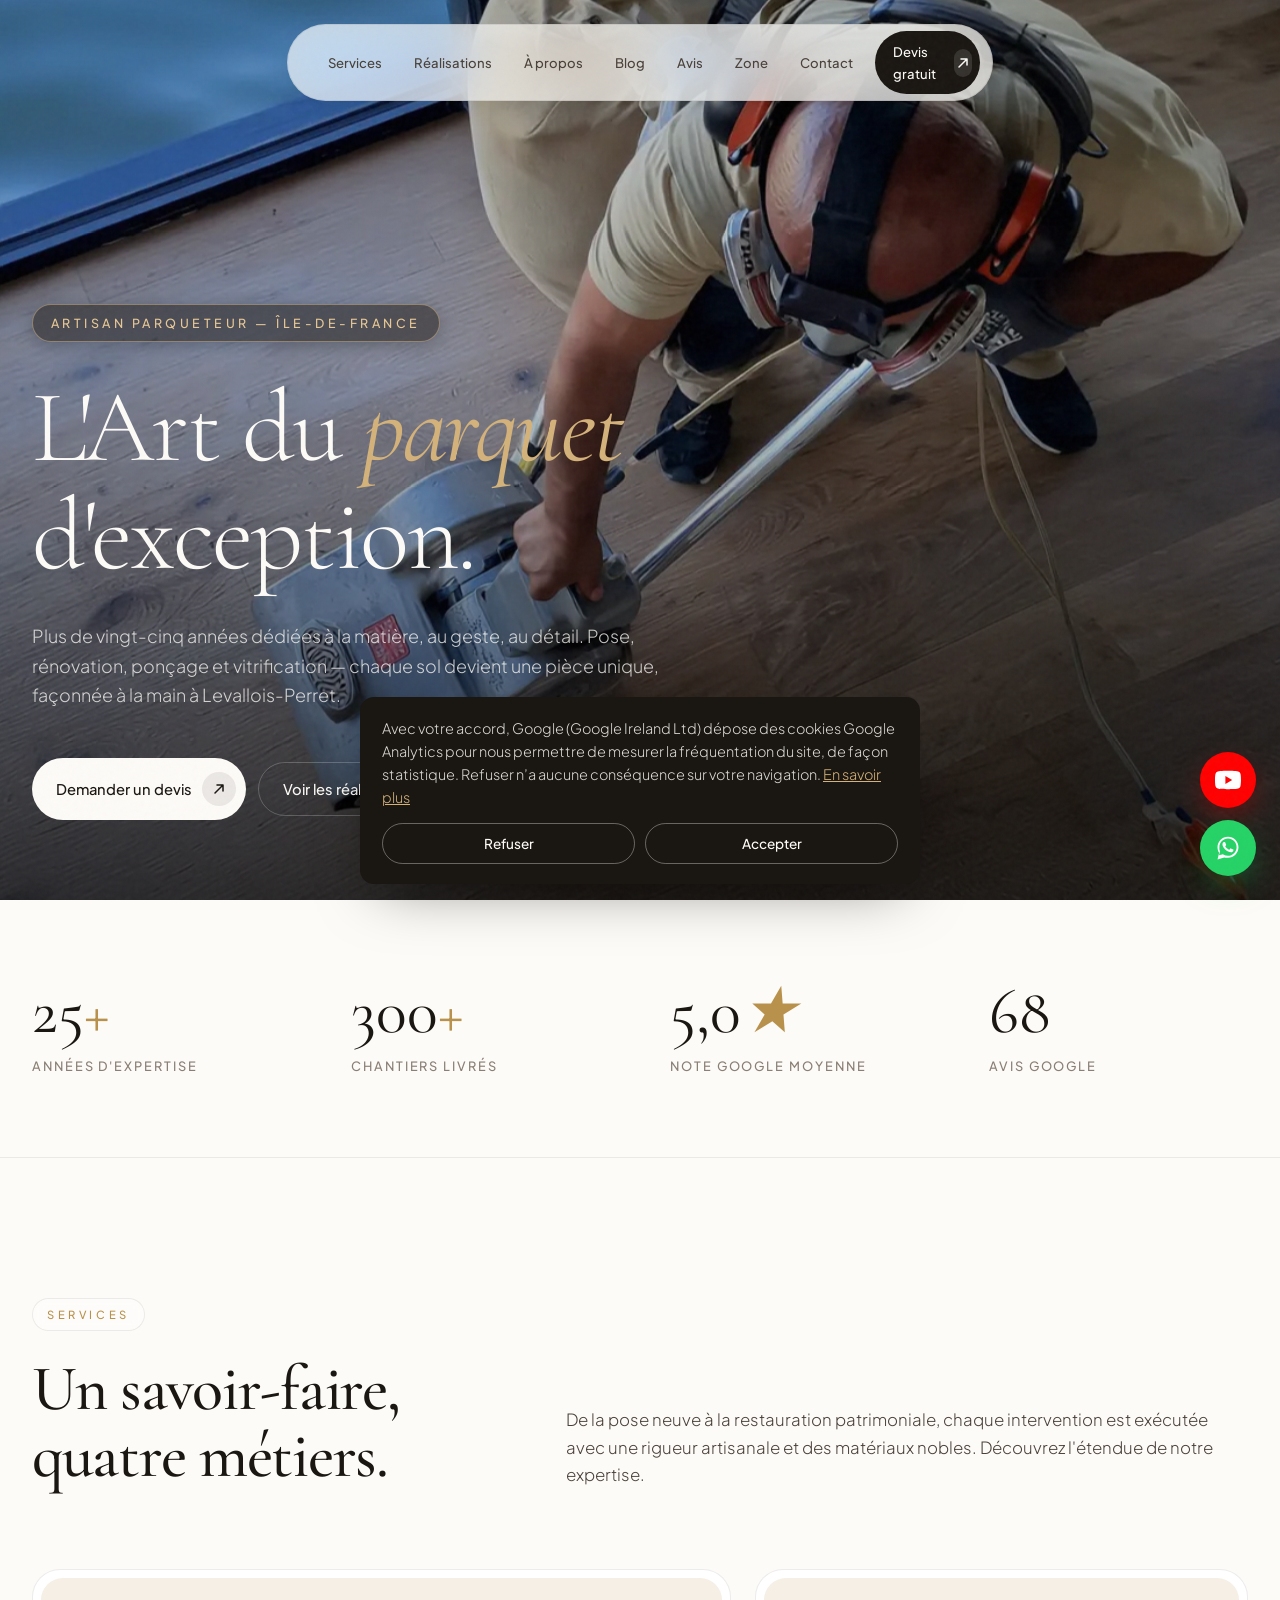
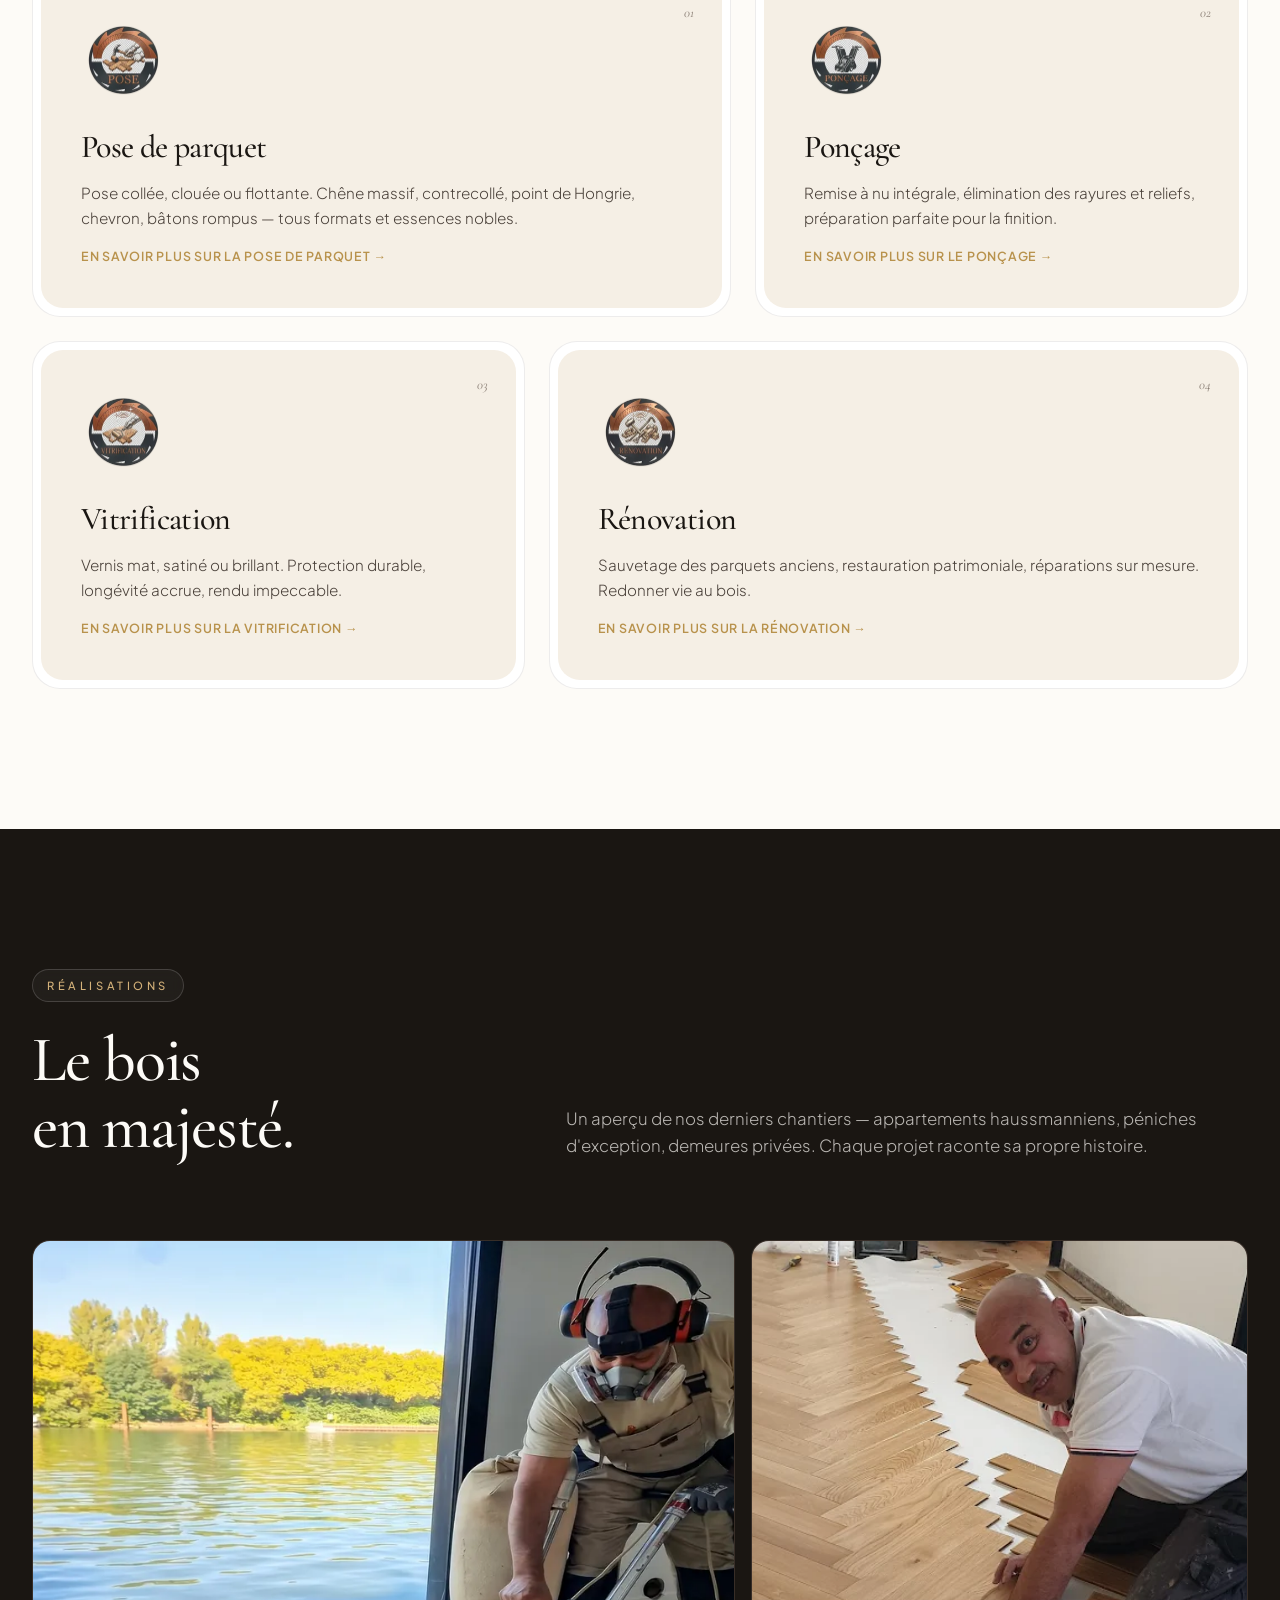
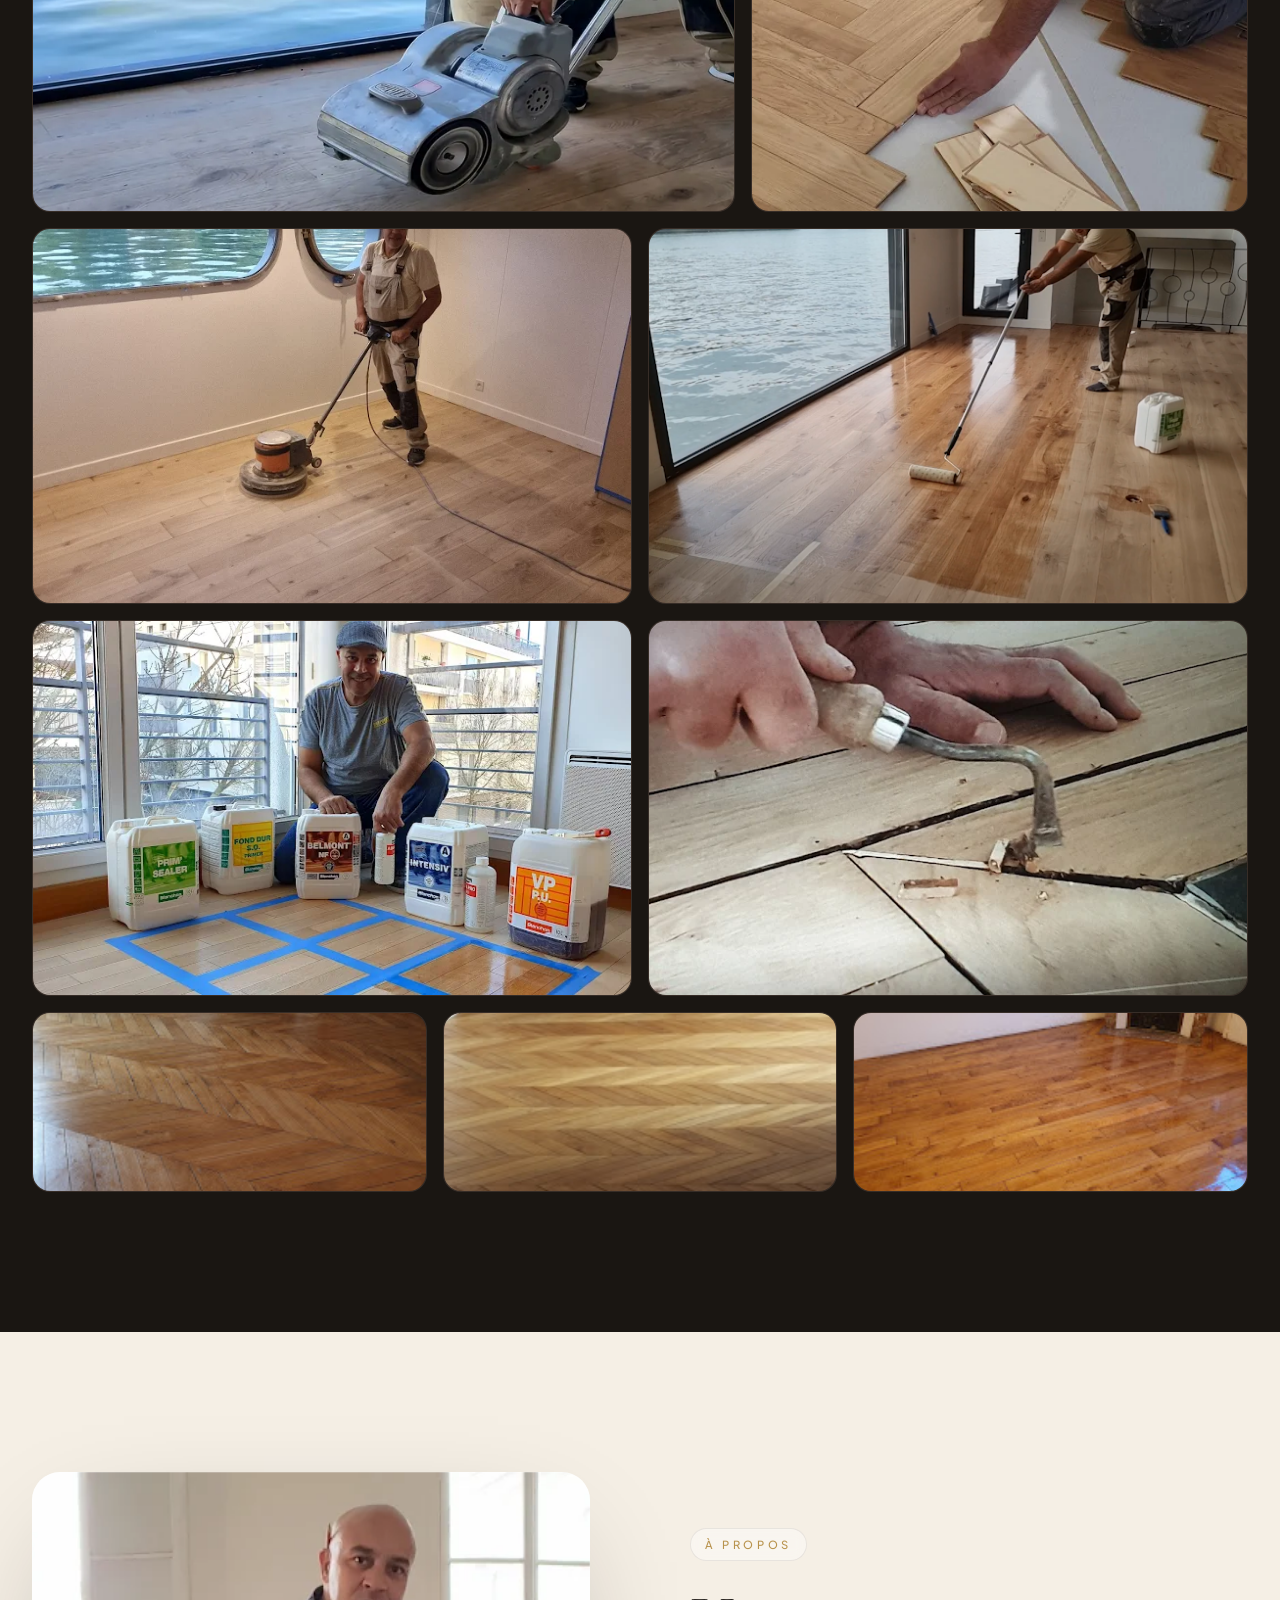
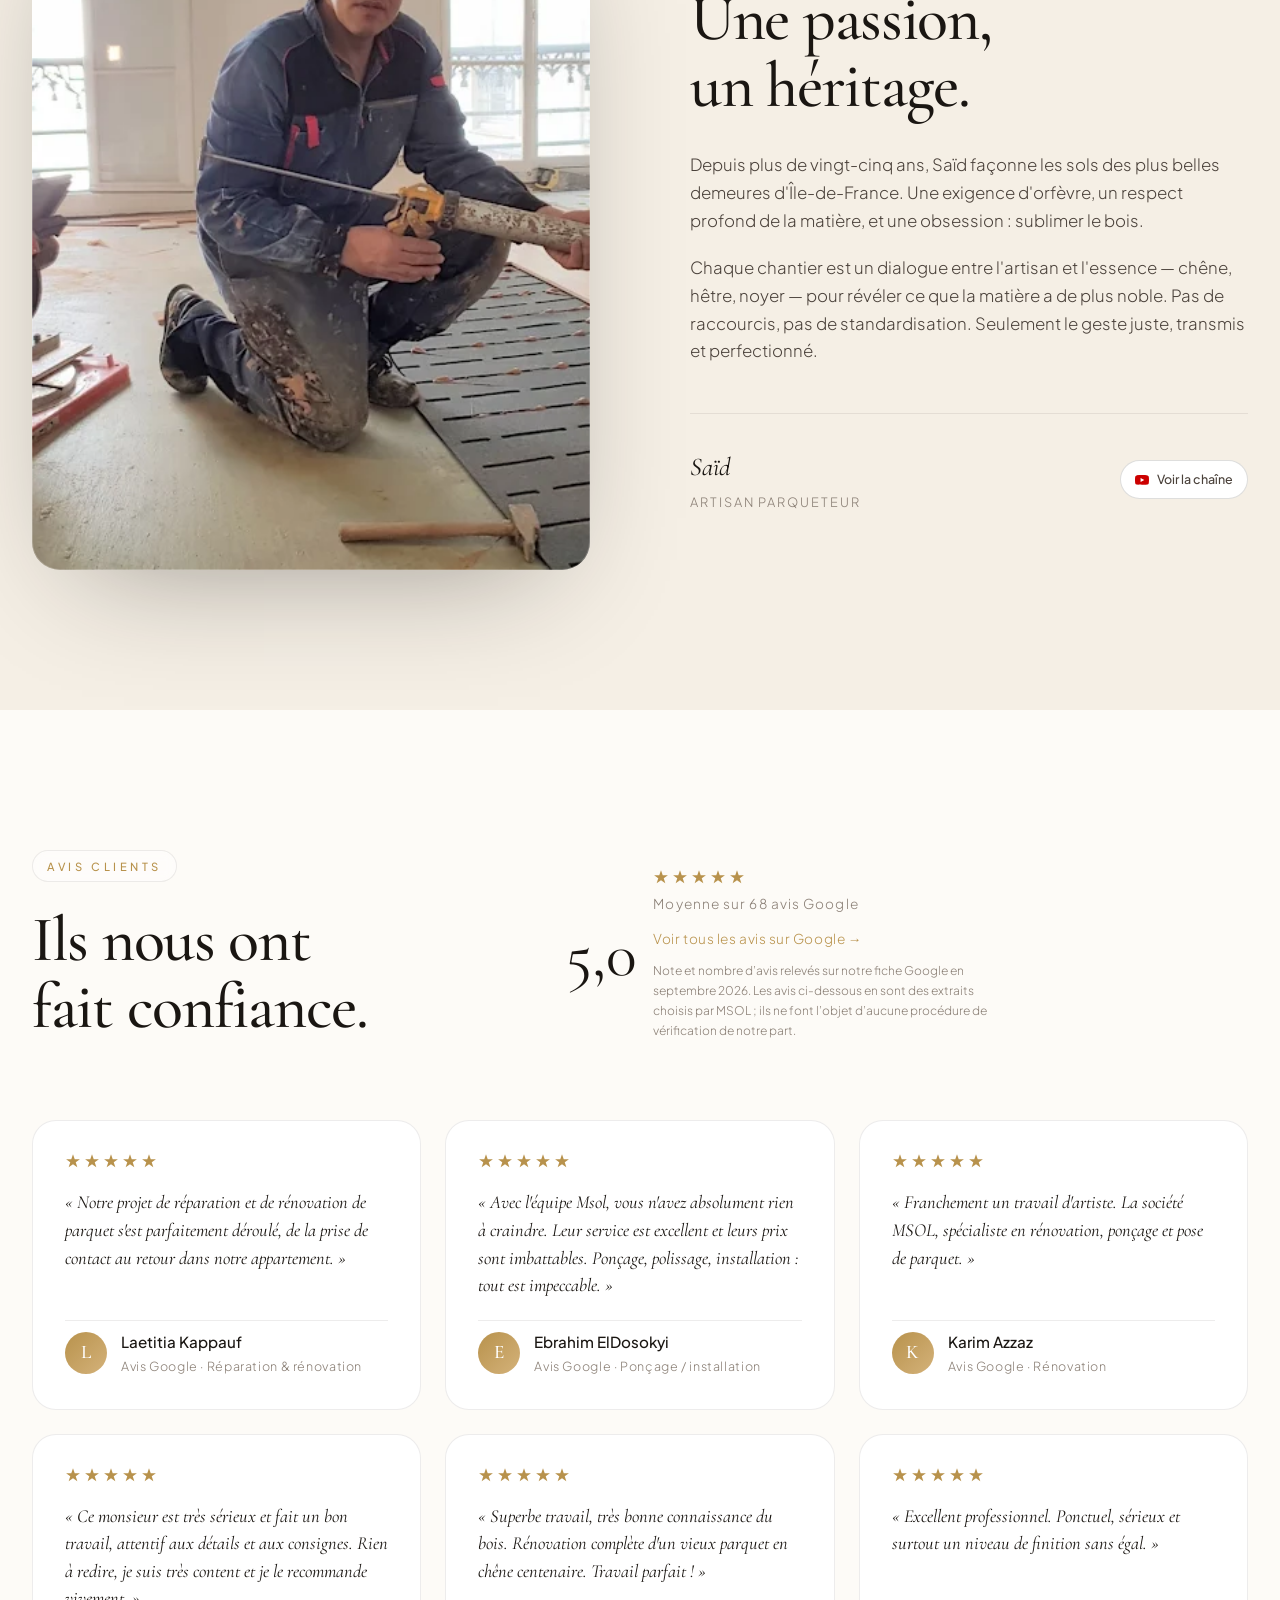
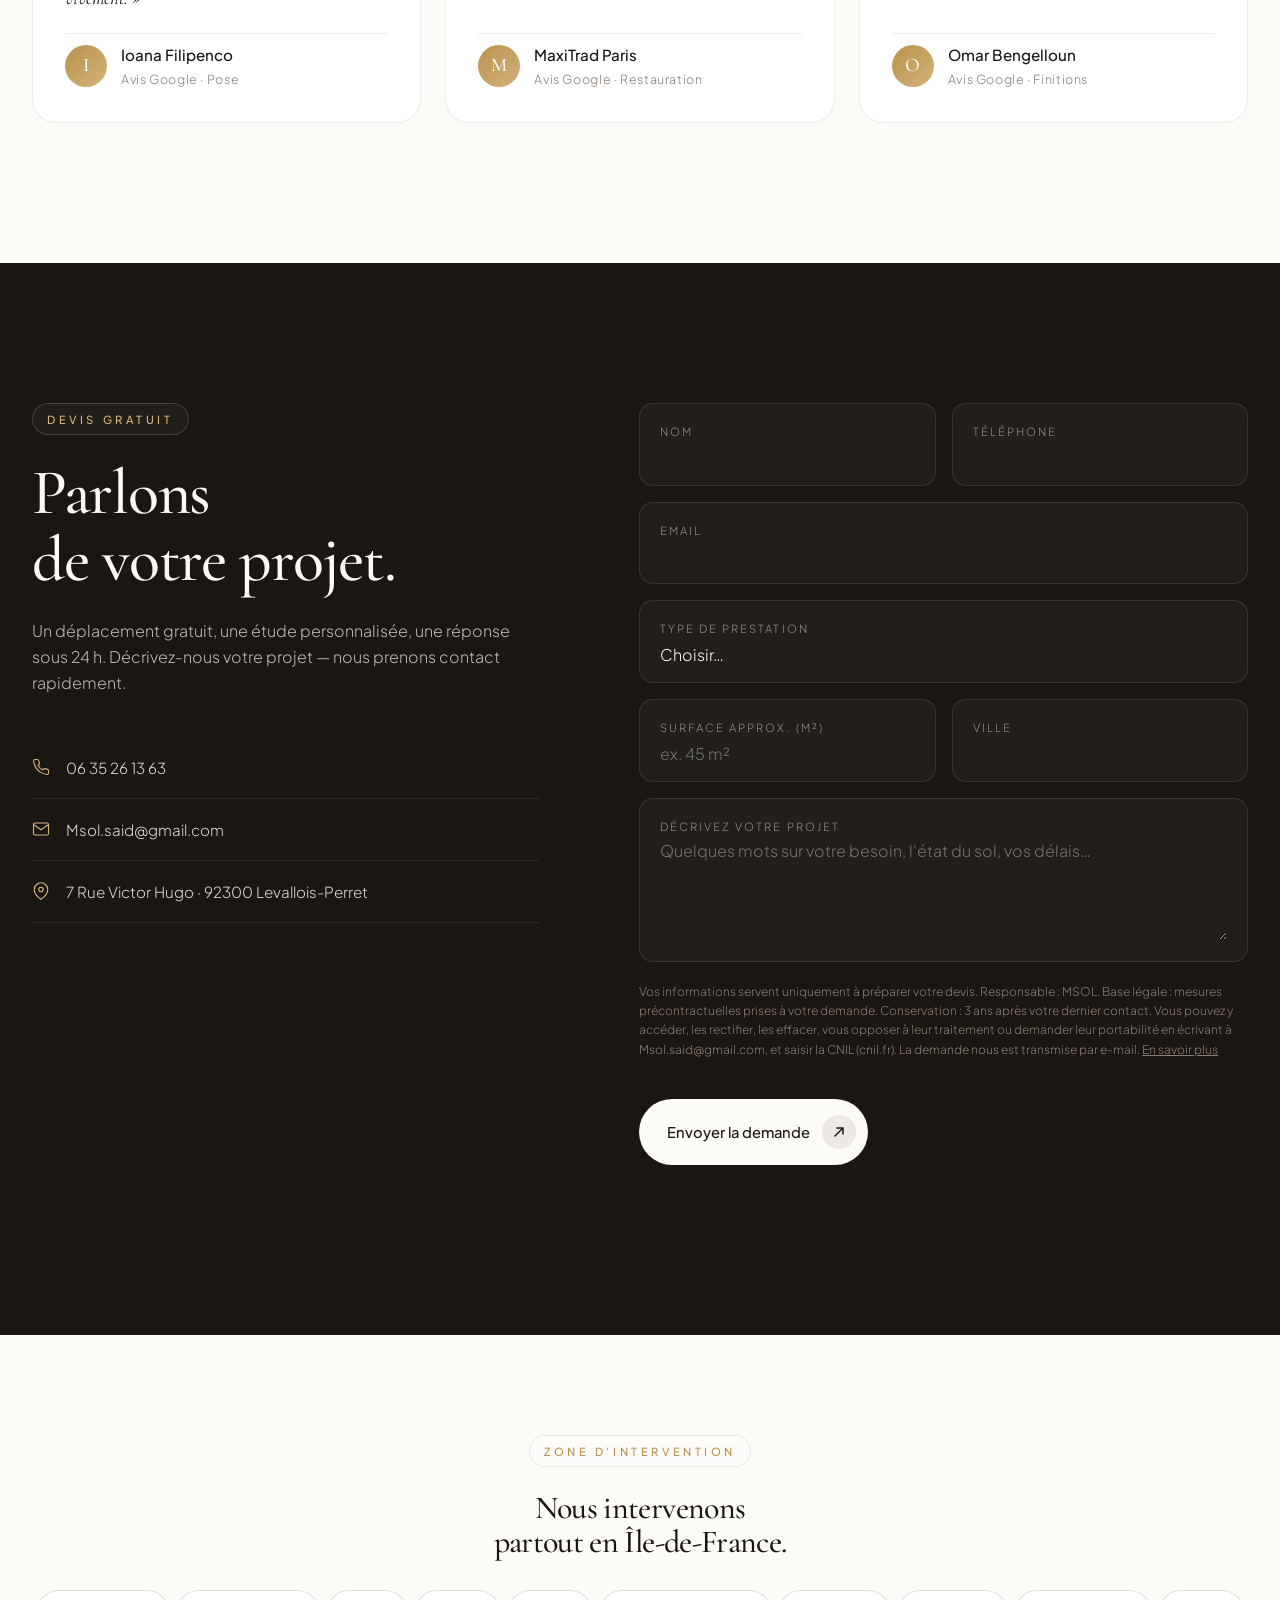
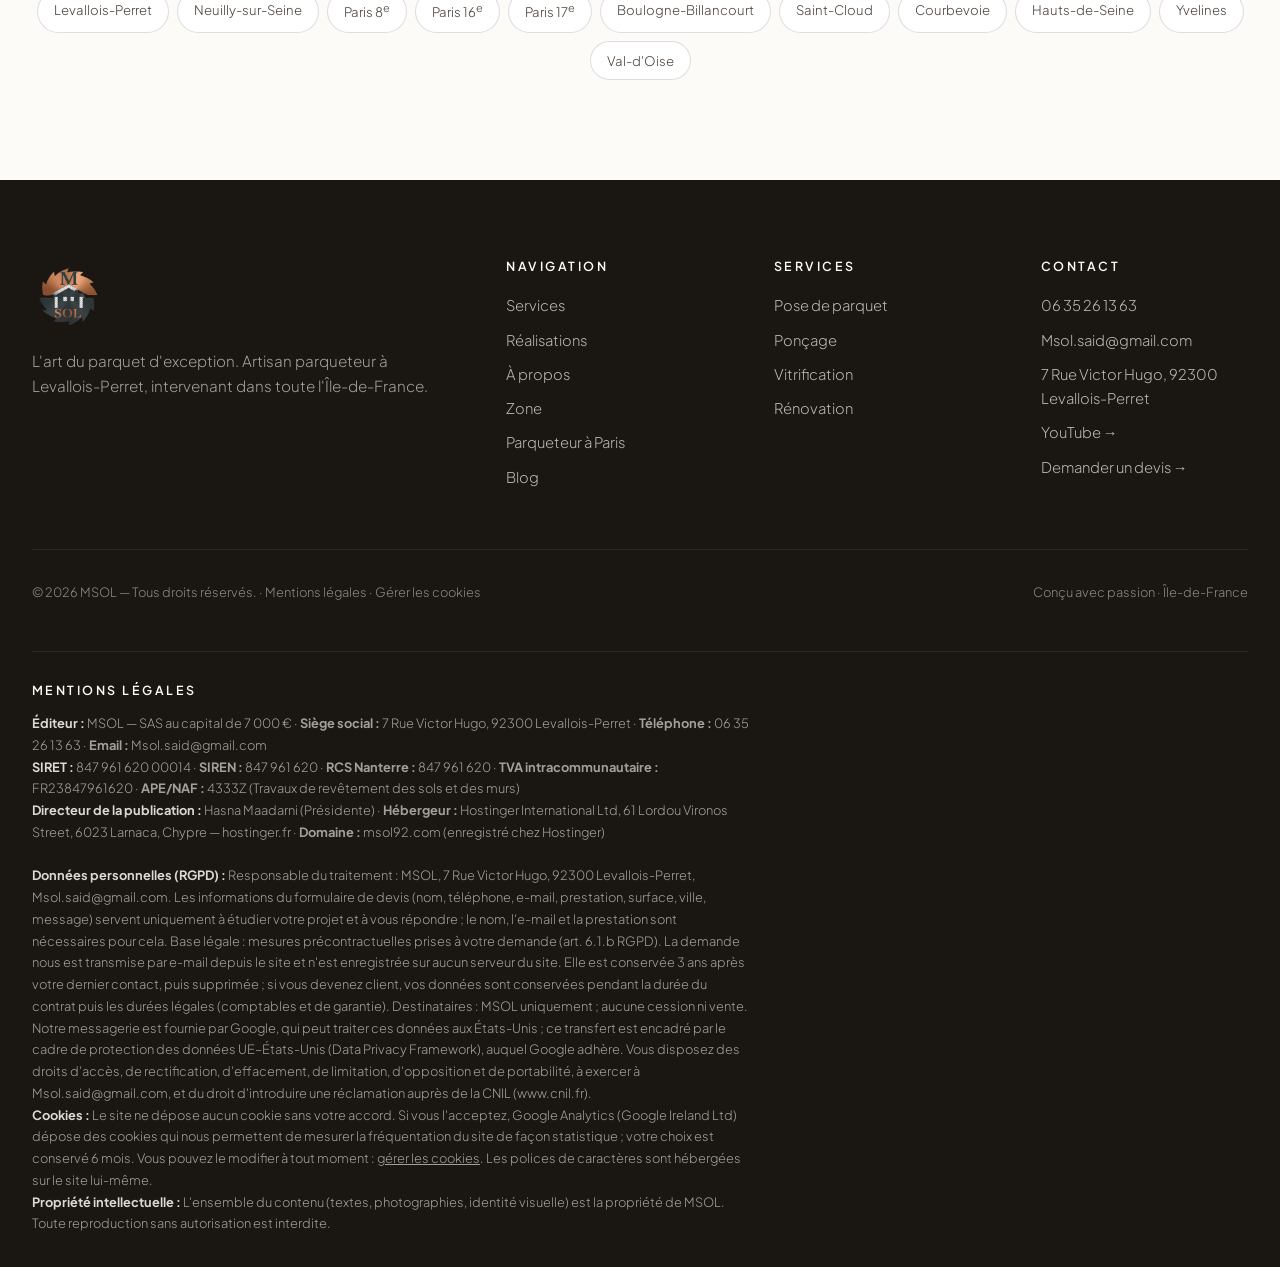
<file: index.html>
<!DOCTYPE html>
<html lang="fr">
<head>
<meta charset="UTF-8" />
<meta name="viewport" content="width=device-width, initial-scale=1.0, viewport-fit=cover" />
<title>MSOL — L'Art du Parquet d'Exception | Levallois-Perret</title>
<meta name="description" content="MSOL — Artisan parqueteur d'exception à Levallois-Perret. Pose, rénovation, ponçage et vitrification de parquet en Île-de-France. Devis gratuit." />
<meta name="theme-color" content="#0E0B08" />
<link rel="icon" type="image/png" href="images/logo-msol-sm.png" />
<link rel="apple-touch-icon" href="images/logo-msol-sm.png" />
<meta property="og:title" content="MSOL — L'Art du Parquet d'Exception" />
<meta property="og:description" content="Artisan parqueteur à Levallois-Perret. Pose, ponçage, vitrification, rénovation. Île-de-France." />
<meta property="og:type" content="website" />
<meta property="og:url" content="https://msol92.com/" />
<meta property="og:image" content="https://msol92.com/images/hero-bg-1920.webp" />
<meta property="og:locale" content="fr_FR" />
<link rel="canonical" href="https://msol92.com/" />
<meta name="robots" content="index, follow, max-image-preview:large, max-snippet:-1" />
<meta name="google-site-verification" content="xqaC7H9DrvrMh5h80djoyIaNnKscNdovp-y-8C3af2I" />
<meta name="twitter:card" content="summary_large_image" />
<meta name="twitter:title" content="MSOL — L'Art du Parquet d'Exception" />
<meta name="twitter:description" content="Artisan parqueteur à Levallois-Perret. Pose, ponçage, vitrification, rénovation. Île-de-France." />
<meta name="twitter:image" content="https://msol92.com/images/hero-bg-1920.webp" />
<meta property="og:site_name" content="MSOL" />
<link rel="preload" as="image" href="images/hero-bg-1920.webp" media="(min-width: 900px)" />
<link rel="preload" as="image" href="images/hero-bg-900.webp" media="(max-width: 899px)" />
<script type="application/ld+json">
{
  "@context": "https://schema.org",
  "@type": "HomeAndConstructionBusiness",
  "@id": "https://msol92.com/#organization",
  "name": "MSOL",
  "legalName": "MSOL",
  "alternateName": "MSOL92",
  "url": "https://msol92.com/",
  "description": "Artisan parqueteur à Levallois-Perret : pose, rénovation, ponçage et vitrification de parquet à Paris et en Île-de-France.",
  "image": "https://msol92.com/images/hero-bg-1920.webp",
  "logo": "https://msol92.com/images/logo-msol-sm.png",
  "telephone": "+33635261363",
  "email": "Msol.said@gmail.com",
  "vatID": "FR23847961620",
  "address": {
    "@type": "PostalAddress",
    "streetAddress": "7 Rue Victor Hugo",
    "addressLocality": "Levallois-Perret",
    "postalCode": "92300",
    "addressRegion": "Île-de-France",
    "addressCountry": "FR"
  },
  "hasMap": "https://www.google.com/maps/place/?q=place_id:ChIJHSQNEVZv5kcRLDZPdfOZWhk",
  "areaServed": [
    {
      "@type": "City",
      "name": "Paris",
      "sameAs": "https://fr.wikipedia.org/wiki/Paris"
    },
    {
      "@type": "City",
      "name": "Levallois-Perret",
      "sameAs": "https://fr.wikipedia.org/wiki/Levallois-Perret"
    },
    {
      "@type": "City",
      "name": "Neuilly-sur-Seine",
      "sameAs": "https://fr.wikipedia.org/wiki/Neuilly-sur-Seine"
    },
    {
      "@type": "City",
      "name": "Boulogne-Billancourt",
      "sameAs": "https://fr.wikipedia.org/wiki/Boulogne-Billancourt"
    },
    {
      "@type": "City",
      "name": "Courbevoie",
      "sameAs": "https://fr.wikipedia.org/wiki/Courbevoie"
    },
    {
      "@type": "City",
      "name": "Saint-Cloud",
      "sameAs": "https://fr.wikipedia.org/wiki/Saint-Cloud"
    },
    {
      "@type": "AdministrativeArea",
      "name": "Hauts-de-Seine",
      "sameAs": "https://fr.wikipedia.org/wiki/Hauts-de-Seine"
    },
    {
      "@type": "AdministrativeArea",
      "name": "Île-de-France",
      "sameAs": "https://fr.wikipedia.org/wiki/%C3%8Ele-de-France"
    }
  ],
  "knowsLanguage": "fr-FR",
  "priceRange": "€€",
  "hasOfferCatalog": {
    "@type": "OfferCatalog",
    "name": "Travaux de parquet",
    "itemListElement": [
      {
        "@type": "Offer",
        "itemOffered": {
          "@type": "Service",
          "name": "Pose de parquet",
          "url": "https://msol92.com/services/pose-de-parquet/"
        }
      },
      {
        "@type": "Offer",
        "itemOffered": {
          "@type": "Service",
          "name": "Ponçage de parquet",
          "url": "https://msol92.com/services/poncage-parquet/"
        }
      },
      {
        "@type": "Offer",
        "itemOffered": {
          "@type": "Service",
          "name": "Vitrification de parquet",
          "url": "https://msol92.com/services/vitrification-parquet/"
        }
      },
      {
        "@type": "Offer",
        "itemOffered": {
          "@type": "Service",
          "name": "Rénovation de parquet",
          "url": "https://msol92.com/services/renovation-parquet/"
        }
      }
    ]
  },
  "sameAs": [
    "https://www.youtube.com/@parqueteurmsol7296",
    "https://www.tiktok.com/@parqueteur.msol",
    "https://www.facebook.com/profile.php?id=61573374580248",
    "https://www.linkedin.com/company/68546854/",
    "https://www.houzz.fr/professionnels/parqueteur/msol-pfvwfr-pf~381528008"
  ]
}
</script>
<link rel="stylesheet" href="/fonts/fonts.css" />
<style>
  /* ===== RESET ===== */
  *, *::before, *::after { box-sizing: border-box; margin: 0; padding: 0; }
  html { scroll-behavior: smooth; scroll-padding-top: 96px; -webkit-font-smoothing: antialiased; -moz-osx-font-smoothing: grayscale; }
  @media (prefers-reduced-motion: reduce) { html { scroll-behavior: auto; } }
  body {
    font-family: 'Plus Jakarta Sans', sans-serif;
    font-weight: 300;
    background: #FDFBF7;
    color: #1A1612;
    overflow-x: hidden;
    line-height: 1.65;
  }
  img { display: block; max-width: 100%; height: auto; }
  a { color: inherit; text-decoration: none; }
  button { font-family: inherit; cursor: pointer; border: none; background: none; }
  :focus-visible { outline: 2px solid var(--gold); outline-offset: 3px; border-radius: 4px; }
  @media (prefers-reduced-motion: reduce) {
    html { scroll-behavior: auto; }
    *, *::before, *::after { animation-duration: 0.01ms !important; animation-iteration-count: 1 !important; transition-duration: 0.01ms !important; }
    .reveal { opacity: 1 !important; transform: none !important; filter: none !important; }
  }

  /* ===== TOKENS ===== */
  :root {
    --cream: #FDFBF7;
    --cream-2: #F5EFE5;
    --ink: #1A1612;
    --ink-soft: #4A413A;
    --ink-mute: #8A7F75;
    --espresso: #2A1F18;
    --gold: #B8924C;
    --gold-soft: #D4B27A;
    --wood: #8B6914;
    --hairline: rgba(26,22,18,0.08);
    --hairline-strong: rgba(26,22,18,0.14);
    --shadow-soft: 0 30px 80px -40px rgba(26,22,18,0.25), 0 8px 24px -12px rgba(26,22,18,0.08);
    --shadow-deep: 0 40px 120px -50px rgba(26,22,18,0.45);
    --ease: cubic-bezier(0.32, 0.72, 0, 1);
    --ease-soft: cubic-bezier(0.22, 1, 0.36, 1);
  }

  /* ===== FILM GRAIN OVERLAY (desktop only) ===== */
  @media (min-width: 900px) {
    body::before {
      content: '';
      position: fixed;
      inset: 0;
      pointer-events: none;
      z-index: 100;
      opacity: 0.035;
      background-image: url("data:image/svg+xml,%3Csvg viewBox='0 0 200 200' xmlns='http://www.w3.org/2000/svg'%3E%3Cfilter id='n'%3E%3CfeTurbulence type='fractalNoise' baseFrequency='0.95' numOctaves='3' /%3E%3C/filter%3E%3Crect width='100%25' height='100%25' filter='url(%23n)'/%3E%3C/svg%3E");
      /* couche GPU isolée : pas de repeint pendant le scroll */
      transform: translateZ(0);
      will-change: transform;
    }
  }

  /* Mobile perf: allège backdrop-filters */
  @media (max-width: 899px) {
    .nav { backdrop-filter: blur(12px); -webkit-backdrop-filter: blur(12px); }
    .mobile-menu { backdrop-filter: blur(20px); -webkit-backdrop-filter: blur(20px); }
    .eyebrow, .hero-eyebrow { backdrop-filter: none; -webkit-backdrop-filter: none; }
    .reveal:not(.in) { transform: translateY(20px); }
  }
  .hero-bg { backface-visibility: hidden; transform: translateZ(0) scale(1.05); }

  /* ===== TYPOGRAPHY ===== */
  .serif { font-family: 'Cormorant Garamond', serif; font-weight: 400; letter-spacing: -0.01em; }
  h1, h2, h3, h4 { font-family: 'Cormorant Garamond', serif; font-weight: 500; line-height: 1.05; letter-spacing: -0.02em; color: var(--ink); }
  h1 { font-size: clamp(3rem, 8vw, 7rem); font-weight: 400; }
  h2 { font-size: clamp(2.25rem, 5vw, 4.5rem); }
  h3 { font-size: clamp(1.5rem, 2.5vw, 2.25rem); }
  p { color: var(--ink-soft); font-weight: 300; }

  .eyebrow {
    display: inline-block;
    font-family: 'Plus Jakarta Sans', sans-serif;
    font-size: 0.7rem;
    font-weight: 500;
    letter-spacing: 0.32em;
    text-transform: uppercase;
    color: var(--gold);
    padding: 6px 14px;
    border: 1px solid var(--hairline);
    border-radius: 999px;
    background: rgba(255,255,255,0.4);
    backdrop-filter: blur(6px);
  }

  .container { max-width: 1280px; margin: 0 auto; padding: 0 32px; }
  @media (max-width: 768px) { .container { padding: 0 20px; } }

  section { padding: 140px 0; position: relative; }
  @media (max-width: 768px) { section { padding: 80px 0; } }

  /* ===== NAV ===== */
  .nav {
    position: fixed;
    top: 24px;
    left: 50%;
    transform: translateX(-50%);
    z-index: 90;
    background: rgba(253,251,247,0.72);
    backdrop-filter: blur(24px) saturate(180%);
    -webkit-backdrop-filter: blur(24px) saturate(180%);
    border: 1px solid var(--hairline);
    border-radius: 999px;
    padding: 6px 12px 6px 10px;
    display: flex;
    align-items: center;
    gap: 8px;
    box-shadow: 0 8px 30px -10px rgba(26,22,18,0.12);
    transition: all 600ms var(--ease);
  }
  .nav.scrolled { background: rgba(253,251,247,0.92); }
  .nav .brand { display: inline-flex; align-items: center; margin-right: 8px; padding-left: 0; }
  .brand-logo { width: 44px; height: 44px; object-fit: contain; display: block; }
  .nav-links { display: flex; gap: 4px; align-items: center; }
  .nav-links a {
    font-size: 0.82rem;
    font-weight: 500;
    padding: 8px 14px;
    border-radius: 999px;
    color: var(--ink-soft);
    white-space: nowrap;
    transition: all 300ms var(--ease);
  }
  .nav-links a:hover { color: var(--ink); background: rgba(26,22,18,0.04); }
  .nav .cta {
    display: inline-flex;
    align-items: center;
    gap: 8px;
    background: var(--ink);
    color: var(--cream);
    padding: 10px 8px 10px 18px;
    border-radius: 999px;
    font-size: 0.82rem;
    font-weight: 500;
    transition: all 400ms var(--ease);
  }
  .nav .cta:hover { background: var(--espresso); }
  .nav .cta .arrow {
    width: 28px; height: 28px;
    border-radius: 999px;
    background: rgba(255,255,255,0.12);
    display: inline-flex; align-items: center; justify-content: center;
    transition: transform 400ms var(--ease);
  }
  .nav .cta:hover .arrow { transform: translate(2px, -2px); background: var(--gold); }
  .arrow svg { width: 12px; height: 12px; stroke: currentColor; fill: none; stroke-width: 1.5; }
  .menu-toggle { display: none; }
  @media (max-width: 880px) {
    .nav { top: 12px; padding: 8px 10px 8px 16px; max-width: calc(100vw - 24px); }
    .nav-links, .nav .cta { display: none; }
    .menu-toggle {
      display: flex; align-items: center; justify-content: center;
      width: 44px; height: 44px; border-radius: 999px;
      background: rgba(26,22,18,0.06);
    }
    .menu-toggle span {
      display: block; width: 14px; height: 1px; background: var(--ink); position: relative;
      transition: transform 400ms var(--ease);
    }
    .menu-toggle span::before, .menu-toggle span::after {
      content: ''; position: absolute; left: 0; width: 14px; height: 1px; background: var(--ink);
      transition: transform 400ms var(--ease);
    }
    .menu-toggle span::before { top: -5px; }
    .menu-toggle span::after { top: 5px; }
    .menu-toggle.open span { background: transparent; }
    .menu-toggle.open span::before { transform: translateY(5px) rotate(45deg); }
    .menu-toggle.open span::after { transform: translateY(-5px) rotate(-45deg); }
  }

  /* Mobile fullscreen menu */
  .mobile-menu {
    position: fixed; inset: 0; z-index: 80;
    background: rgba(253,251,247,0.96);
    backdrop-filter: blur(40px);
    display: flex; flex-direction: column; align-items: center; justify-content: center;
    gap: 28px;
    opacity: 0; pointer-events: none;
    transition: opacity 500ms var(--ease);
  }
  .mobile-menu.open { opacity: 1; pointer-events: auto; }
  .mobile-menu a {
    font-family: 'Cormorant Garamond', serif;
    font-size: 2.5rem; font-weight: 500;
    opacity: 0; transform: translateY(20px);
    transition: all 600ms var(--ease);
  }
  .mobile-menu.open a {
    opacity: 1; transform: translateY(0);
  }
  .mobile-menu.open a:nth-child(1) { transition-delay: 100ms; }
  .mobile-menu.open a:nth-child(2) { transition-delay: 160ms; }
  .mobile-menu.open a:nth-child(3) { transition-delay: 220ms; }
  .mobile-menu.open a:nth-child(4) { transition-delay: 280ms; }
  .mobile-menu.open a:nth-child(5) { transition-delay: 340ms; }
  .mobile-menu.open a:nth-child(6) { transition-delay: 400ms; }

  /* ===== HERO ===== */
  .hero {
    min-height: 100vh;
    min-height: 100dvh;
    display: flex; flex-direction: column; justify-content: flex-end;
    position: relative;
    padding: 0;
    overflow: hidden;
    background: var(--espresso);
  }
  .hero-bg {
    position: absolute; inset: 0; z-index: 0;
    background: url('images/hero-bg-1920.webp') center/cover no-repeat;
    background-color: #1a1208;
    will-change: transform;
  }
  @media (max-width: 899px) {
    .hero-bg { background-image: url('images/hero-bg-900.webp'); }
  }
  .hero-bg::after {
    content: ''; position: absolute; inset: 0;
    background: linear-gradient(180deg, rgba(0,0,0,0.25) 0%, rgba(0,0,0,0.18) 40%, rgba(0,0,0,0.75) 100%);
  }
  .hero-content {
    position: relative; z-index: 1;
    padding: 160px 32px 80px;
    color: var(--cream);
    max-width: 1280px; margin: 0 auto; width: 100%;
  }
  @media (max-width: 768px) {
    .hero-content { padding: 120px 20px 96px; }
    .hero h1 { font-size: clamp(2.6rem, 11vw, 3.5rem); }
    .hero p.lead { margin-bottom: 36px; }
    .hero-ctas .btn { width: 100%; justify-content: space-between; }
  }
  .hero-eyebrow {
    color: #E8C896;
    border-color: rgba(232,200,150,0.45);
    background: rgba(20,14,8,0.45);
    backdrop-filter: blur(14px);
    margin-bottom: 32px;
    font-size: 0.78rem;
    padding: 8px 18px;
    letter-spacing: 0.28em;
    box-shadow: 0 4px 18px rgba(0,0,0,0.25);
  }
  @media (max-width: 768px) {
    .hero-eyebrow { font-size: 0.62rem; letter-spacing: 0.18em; padding: 7px 14px; margin-bottom: 24px; }
  }
  .hero h1 {
    color: var(--cream);
    font-weight: 300;
    max-width: 14ch;
    margin-bottom: 32px;
  }
  .hero h1 em { font-style: italic; color: var(--gold-soft); font-weight: 400; }
  .hero p.lead {
    font-size: clamp(1rem, 1.4vw, 1.2rem);
    max-width: 52ch;
    color: rgba(253,251,247,0.78);
    margin-bottom: 48px;
    font-weight: 300;
  }
  .hero-ctas { display: flex; gap: 12px; flex-wrap: wrap; align-items: center; }
  .btn {
    display: inline-flex; align-items: center; gap: 10px;
    padding: 14px 10px 14px 24px;
    border-radius: 999px;
    font-size: 0.92rem; font-weight: 500;
    transition: all 400ms var(--ease);
  }
  .btn .arrow {
    width: 34px; height: 34px;
    border-radius: 999px;
    display: inline-flex; align-items: center; justify-content: center;
    transition: all 400ms var(--ease);
  }
  .btn-primary { background: var(--cream); color: var(--ink); }
  .btn-primary .arrow { background: rgba(26,22,18,0.08); }
  .btn-primary:hover { background: var(--gold-soft); }
  .btn-primary:hover .arrow { transform: translate(2px, -2px); background: var(--ink); color: var(--cream); }
  .btn-ghost { color: var(--cream); border: 1px solid rgba(255,255,255,0.22); padding-right: 24px; }
  .btn-ghost:hover { background: rgba(255,255,255,0.08); }

  .hero-scroll {
    position: absolute; bottom: 32px; left: 50%; transform: translateX(-50%);
    z-index: 2;
    color: rgba(253,251,247,0.6);
    font-size: 0.72rem; letter-spacing: 0.25em; text-transform: uppercase;
    display: flex; flex-direction: column; align-items: center; gap: 8px;
  }
  .hero-scroll .line { width: 1px; height: 32px; background: rgba(253,251,247,0.4); animation: lineDown 2s var(--ease) infinite; transform-origin: top; }
  @keyframes lineDown { 0%, 100% { transform: scaleY(0.3); opacity: 0.3; } 50% { transform: scaleY(1); opacity: 1; } }
  @media (max-width: 768px) { .hero-scroll { display: none; } }

  /* ===== STATS STRIP ===== */
  .stats {
    padding: 80px 0;
    background: var(--cream);
    border-bottom: 1px solid var(--hairline);
  }
  .stats-grid {
    display: grid;
    grid-template-columns: repeat(4, 1fr);
    gap: 60px;
  }
  .stat-item .num { font-family: 'Cormorant Garamond', serif; font-size: clamp(2.8rem, 5vw, 4.5rem); font-weight: 400; line-height: 1; color: var(--ink); }
  .stat-item .num span { color: var(--gold); font-style: italic; }
  .stat-item .label { font-size: 0.8rem; font-weight: 500; letter-spacing: 0.15em; text-transform: uppercase; color: var(--ink-mute); margin-top: 12px; }
  @media (max-width: 768px) { .stats-grid { grid-template-columns: repeat(2, 1fr); gap: 40px; } }

  /* ===== SECTION HEADER ===== */
  .section-head {
    display: grid; grid-template-columns: 1fr 1.5fr; gap: 80px;
    align-items: end; margin-bottom: 80px;
  }
  .section-head .lead-text { max-width: 56ch; font-size: 1.05rem; }
  @media (max-width: 880px) { .section-head { grid-template-columns: 1fr; gap: 24px; margin-bottom: 48px; } }

  /* ===== SERVICES ===== */
  .services { background: var(--cream); }
  .services-grid {
    display: grid;
    grid-template-columns: repeat(12, 1fr);
    gap: 24px;
  }
  .service-card {
    grid-column: span 6;
    background: #fff;
    border: 1px solid var(--hairline);
    border-radius: 28px;
    padding: 8px;
    transition: all 600ms var(--ease);
    position: relative;
    overflow: hidden;
  }
  .service-card:hover { transform: translateY(-6px); box-shadow: var(--shadow-soft); border-color: var(--hairline-strong); }
  .service-card-inner {
    background: var(--cream-2);
    border-radius: 22px;
    padding: 40px;
    min-height: 320px;
    display: flex; flex-direction: column; justify-content: space-between;
    position: relative;
  }
  .service-card .icon {
    width: 56px; height: 56px;
    border-radius: 999px;
    background: rgba(184,146,76,0.12);
    border: 1px solid rgba(184,146,76,0.25);
    display: inline-flex; align-items: center; justify-content: center;
    color: var(--gold);
    margin-bottom: 28px;
  }
  .service-card .icon svg { width: 24px; height: 24px; stroke: currentColor; fill: none; stroke-width: 1.2; }
  .service-card .icon.icon-img {
    width: 84px; height: 84px;
    background: transparent;
    border: none;
    padding: 0;
  }
  .service-card .icon.icon-img img { width: 100%; height: 100%; object-fit: contain; }
  .service-card h3 { margin-bottom: 16px; font-weight: 500; }
  .service-card p { font-size: 0.95rem; }
  .service-card .num-badge {
    position: absolute; top: 24px; right: 28px;
    font-family: 'Cormorant Garamond', serif;
    font-size: 0.85rem; color: var(--ink-mute);
    font-style: italic;
  }
  .service-card:nth-child(1), .service-card:nth-child(4) { grid-column: span 7; }
  .service-card:nth-child(2), .service-card:nth-child(3) { grid-column: span 5; }
  @media (max-width: 880px) {
    .service-card { grid-column: span 12 !important; }
    .service-card-inner { padding: 28px 24px; min-height: 0; }
    .service-card .icon.icon-img { width: 64px; height: 64px; margin-bottom: 16px; }
  }

  /* ===== GALLERY ===== */
  .gallery { background: var(--ink); color: var(--cream); }
  .gallery .eyebrow { color: var(--gold-soft); border-color: rgba(255,255,255,0.16); background: rgba(255,255,255,0.04); }
  .gallery h2 { color: var(--cream); }
  .gallery .section-head p { color: rgba(253,251,247,0.7); }
  .gallery-grid {
    display: grid;
    grid-template-columns: repeat(12, 1fr);
    grid-auto-rows: 180px;
    gap: 16px;
  }
  .g-item {
    position: relative;
    overflow: hidden;
    border-radius: 18px;
    background: #2a201a;
    border: 1px solid rgba(255,255,255,0.06);
  }
  .g-item img {
    width: 100%; height: 100%; object-fit: cover;
    transition: transform 1.2s var(--ease);
  }
  .g-item:hover img { transform: scale(1.06); }
  .g-item::after {
    content: ''; position: absolute; inset: 0;
    background: linear-gradient(180deg, transparent 50%, rgba(0,0,0,0.5) 100%);
    opacity: 0; transition: opacity 500ms var(--ease);
  }
  .g-item:hover::after { opacity: 1; }
  .g-item .caption {
    position: absolute; bottom: 20px; left: 24px;
    color: var(--cream);
    font-family: 'Cormorant Garamond', serif;
    font-size: 1.15rem; font-style: italic; font-weight: 400;
    opacity: 0; transform: translateY(8px);
    transition: all 500ms var(--ease);
    z-index: 1;
  }
  .g-item:hover .caption { opacity: 1; transform: translateY(0); }

  /* Grandes photos (haute résolution) dans les grandes cases, petites photos (243px) dans les cases basses */
  .g-1 { grid-column: span 7; grid-row: span 3; }
  .g-2 { grid-column: span 5; grid-row: span 3; }
  .g-3 { grid-column: span 6; grid-row: span 2; }
  .g-4 { grid-column: span 6; grid-row: span 2; }
  .g-5 { grid-column: span 6; grid-row: span 2; }
  .g-6 { grid-column: span 6; grid-row: span 2; }
  .g-7 { grid-column: span 4; grid-row: span 1; }
  .g-8 { grid-column: span 4; grid-row: span 1; }
  .g-9 { grid-column: span 4; grid-row: span 1; }
  @media (max-width: 880px) {
    .gallery-grid { grid-template-columns: repeat(2, 1fr); grid-auto-rows: 150px; gap: 10px; }
    .g-1 { grid-column: span 2; grid-row: span 2; }
    .g-2, .g-3, .g-5, .g-6, .g-7, .g-8 { grid-column: span 1; grid-row: span 1; }
    .g-4, .g-9 { grid-column: span 2; grid-row: span 1; }
    /* Légendes toujours visibles sur tactile (pas de hover) */
    .g-item::after { opacity: 1; }
    .g-item .caption { opacity: 1; transform: none; bottom: 12px; left: 14px; right: 14px; font-size: 0.95rem; }
  }

  /* ===== ABOUT ===== */
  .about { background: var(--cream-2); }
  .about-grid {
    display: grid; grid-template-columns: 1fr 1fr; gap: 100px; align-items: center;
  }
  .about-image {
    position: relative;
    border-radius: 28px;
    overflow: hidden;
    aspect-ratio: 4/5;
    box-shadow: var(--shadow-deep);
  }
  .about-image img { width: 100%; height: 100%; object-fit: cover; }
  .about-image::before {
    content: ''; position: absolute; inset: 0; z-index: 1;
    border: 1px solid rgba(255,255,255,0.2);
    border-radius: 28px;
    pointer-events: none;
  }
  .about h2 { margin-bottom: 32px; }
  .about p { margin-bottom: 20px; font-size: 1.05rem; }
  .about .signature {
    margin-top: 48px;
    padding-top: 32px;
    border-top: 1px solid var(--hairline);
    display: flex; align-items: center; gap: 20px; justify-content: space-between; flex-wrap: wrap;
  }
  .yt-link {
    display: inline-flex; align-items: center; gap: 8px;
    padding: 8px 14px;
    border: 1px solid var(--hairline-strong);
    border-radius: 999px;
    font-size: 0.78rem; font-weight: 500;
    color: var(--ink-soft);
    background: #fff;
    transition: all 300ms var(--ease);
  }
  .yt-link:hover { color: var(--ink); border-color: var(--ink-soft); }
  .yt-link svg { color: #c00; }
  .about .sig-name { font-family: 'Cormorant Garamond', serif; font-size: 1.6rem; font-style: italic; color: var(--ink); }
  .about .sig-role { font-size: 0.8rem; letter-spacing: 0.15em; text-transform: uppercase; color: var(--ink-mute); margin-top: 4px; }
  @media (max-width: 880px) { .about-grid { grid-template-columns: 1fr; gap: 48px; } }

  /* ===== DEVIS / CONTACT ===== */
  .quote { background: var(--ink); color: var(--cream); }
  .quote .eyebrow { color: var(--gold-soft); border-color: rgba(255,255,255,0.16); background: rgba(255,255,255,0.04); }
  .quote h2 { color: var(--cream); }
  .quote .lead-text { color: rgba(253,251,247,0.72); }
  .quote-grid {
    display: grid; grid-template-columns: 1fr 1.2fr; gap: 100px;
  }
  .quote-info ul { list-style: none; margin-top: 40px; }
  .quote-info li { display: flex; align-items: center; gap: 16px; padding: 18px 0; border-bottom: 1px solid rgba(255,255,255,0.08); }
  .quote-info li svg { width: 18px; height: 18px; stroke: var(--gold-soft); fill: none; stroke-width: 1.5; flex-shrink: 0; }
  .quote-info li span { color: rgba(253,251,247,0.85); font-size: 0.95rem; }

  form { display: grid; gap: 16px; }
  .form-row { display: grid; grid-template-columns: 1fr 1fr; gap: 16px; }
  .field {
    position: relative;
    background: rgba(255,255,255,0.04);
    border: 1px solid rgba(255,255,255,0.1);
    border-radius: 14px;
    padding: 18px 20px 14px;
    transition: all 300ms var(--ease);
  }
  .field:focus-within { border-color: var(--gold-soft); background: rgba(255,255,255,0.06); }
  .field label {
    display: block;
    font-size: 0.7rem; letter-spacing: 0.18em; text-transform: uppercase;
    color: rgba(253,251,247,0.5);
    margin-bottom: 4px;
  }
  .field input, .field select, .field textarea {
    width: 100%;
    background: transparent; border: none; outline: none;
    color: var(--cream);
    font-family: inherit; font-size: 1rem; font-weight: 300; /* 16px min : évite le zoom auto iOS au focus */
  }
  .field textarea { resize: vertical; min-height: 100px; }
  .field select { appearance: none; cursor: pointer; }
  .field select option { background: var(--ink); color: var(--cream); }
  .submit-btn {
    background: var(--cream); color: var(--ink);
    padding: 16px 12px 16px 28px;
    border-radius: 999px;
    display: inline-flex; align-items: center; gap: 12px;
    font-size: 0.92rem; font-weight: 500;
    transition: all 400ms var(--ease);
    margin-top: 8px; justify-self: start;
  }
  .submit-btn:hover { background: var(--gold-soft); }
  .submit-btn .arrow { width: 34px; height: 34px; border-radius: 999px; background: rgba(26,22,18,0.08); display: inline-flex; align-items: center; justify-content: center; transition: all 400ms var(--ease); }
  .submit-btn:hover .arrow { transform: translate(2px, -2px); background: var(--ink); color: var(--cream); }
  @media (max-width: 880px) { .quote-grid, .form-row { grid-template-columns: 1fr; gap: 40px; } }

  /* ===== ZONE ===== */
  .zone { padding: 100px 0; background: var(--cream); text-align: center; }
  .zone h3 { margin-bottom: 20px; }
  .zone .cities { display: flex; flex-wrap: wrap; gap: 8px; justify-content: center; margin-top: 32px; }
  .zone .pill {
    padding: 8px 16px;
    border: 1px solid var(--hairline-strong);
    border-radius: 999px;
    font-size: 0.82rem;
    color: var(--ink-soft);
    background: #fff;
  }

  /* ===== FOOTER ===== */
  footer {
    background: var(--ink);
    color: rgba(253,251,247,0.7);
    padding: 80px 0 32px;
  }
  .foot-grid { display: grid; grid-template-columns: 2fr 1fr 1fr 1fr; gap: 60px; margin-bottom: 60px; }
  .foot-brand { font-family: 'Cormorant Garamond', serif; font-size: 1.8rem; color: var(--cream); margin-bottom: 16px; }
  .foot-brand span { color: var(--gold-soft); }
  .foot-grid h4 { color: var(--cream); font-family: 'Plus Jakarta Sans', sans-serif; font-size: 0.78rem; font-weight: 600; letter-spacing: 0.2em; text-transform: uppercase; margin-bottom: 20px; }
  .foot-grid ul { list-style: none; display: flex; flex-direction: column; gap: 10px; }
  .foot-grid li { font-size: 0.92rem; }
  .foot-grid a:hover { color: var(--gold-soft); }
  .foot-bottom { display: flex; justify-content: space-between; padding-top: 32px; border-top: 1px solid rgba(255,255,255,0.08); font-size: 0.8rem; color: rgba(253,251,247,0.5); }
  @media (max-width: 880px) { .foot-grid { grid-template-columns: 1fr 1fr; gap: 40px; } .foot-bottom { flex-direction: column; gap: 12px; } }

  /* ===== FLOATING BUTTONS ===== */
  .float-stack {
    position: fixed; bottom: 24px; right: 24px; z-index: 95;
    display: flex; flex-direction: column; gap: 12px;
  }
  .float-btn {
    width: 56px; height: 56px; border-radius: 999px;
    display: inline-flex; align-items: center; justify-content: center;
    color: #fff;
    box-shadow: 0 12px 32px -8px rgba(0,0,0,0.25), 0 4px 12px rgba(0,0,0,0.15);
    transition: transform 300ms var(--ease), box-shadow 300ms var(--ease);
  }
  .float-btn:hover { transform: translateY(-3px) scale(1.05); }
  .wa-float { background: #25D366; box-shadow: 0 12px 32px -8px rgba(37,211,102,0.55), 0 4px 12px rgba(0,0,0,0.15); }
  .wa-float:hover { box-shadow: 0 18px 40px -8px rgba(37,211,102,0.7); }
  .yt-float { background: #FF0000; box-shadow: 0 12px 32px -8px rgba(255,0,0,0.5), 0 4px 12px rgba(0,0,0,0.15); }
  .yt-float:hover { box-shadow: 0 18px 40px -8px rgba(255,0,0,0.7); }
  @media (max-width: 768px) {
    .float-stack { bottom: calc(16px + env(safe-area-inset-bottom, 0px)); right: 16px; gap: 10px; }
    .float-btn { width: 52px; height: 52px; }
  }

  /* ===== REVEAL ===== */
  /* opacity + translation seulement (pas de blur animé : trop coûteux GPU = à-coups au scroll) */
  .reveal { opacity: 0; transform: translateY(28px); transition: opacity 700ms var(--ease-soft), transform 700ms var(--ease-soft); will-change: opacity, transform; }
  .reveal.in { opacity: 1; transform: translateY(0); will-change: auto; }


  /* Maillage interne vers les pages services (ajout SEO) */
  .service-more { display:inline-block; margin-top:16px; font-size:0.78rem; font-weight:600;
    letter-spacing:0.06em; text-transform:uppercase; color:var(--gold); text-decoration:none;
    border-bottom:1px solid transparent; transition:border-color .25s var(--ease); }
  .service-more:hover { border-bottom-color:var(--gold); }
</style>
<!-- Google Analytics : chargé seulement après consentement (consent.js) -->
<script src="/consent.js" defer></script>
</head>
<body>

<!-- ===== NAV ===== -->
<nav class="nav" id="nav">
  <a href="#hero" class="brand" aria-label="MSOL"><img src="images/logo-msol-sm.png" alt="MSOL" class="brand-logo" width="44" height="44" /></a>
  <div class="nav-links">
    <a href="#services">Services</a>
    <a href="#gallery">Réalisations</a>
    <a href="#about">À propos</a>
    <a href="blog/">Blog</a>
    <a href="#reviews">Avis</a>
    <a href="#zone">Zone</a>
    <a href="#contact">Contact</a>
  </div>
  <a href="#quote" class="cta">Devis gratuit <span class="arrow"><svg viewBox="0 0 12 12"><path d="M2 10 L10 2 M10 2 H4 M10 2 V8" stroke-linecap="round"/></svg></span></a>
  <button class="menu-toggle" id="menuToggle" aria-label="Menu" aria-expanded="false" aria-controls="mobileMenu"><span></span></button>
</nav>

<!-- Floating buttons -->
<div class="float-stack">
  <a href="https://www.youtube.com/@parqueteurmsol7296" target="_blank" rel="noopener" class="float-btn yt-float" aria-label="Chaîne YouTube MSOL">
    <svg viewBox="0 0 24 24" width="26" height="26" fill="currentColor"><path d="M23.5 6.2a3 3 0 00-2.1-2.1C19.5 3.5 12 3.5 12 3.5s-7.5 0-9.4.6A3 3 0 00.5 6.2C0 8 0 12 0 12s0 4 .5 5.8a3 3 0 002.1 2.1c1.9.6 9.4.6 9.4.6s7.5 0 9.4-.6a3 3 0 002.1-2.1C24 16 24 12 24 12s0-4-.5-5.8zM9.6 15.6V8.4l6.3 3.6-6.3 3.6z"/></svg>
  </a>
  <a href="https://wa.me/33635261363?text=Bonjour%20MSOL%2C%20je%20souhaite%20un%20devis%20pour%20mon%20parquet." target="_blank" rel="noopener" class="float-btn wa-float" aria-label="Contacter MSOL sur WhatsApp">
    <svg viewBox="0 0 32 32" width="28" height="28" fill="currentColor"><path d="M16.003 3C9.374 3 4 8.373 4 15c0 2.39.69 4.62 1.879 6.499L4 29l7.7-2.019A11.95 11.95 0 0016.003 27C22.63 27 28 21.627 28 15S22.63 3 16.003 3zm0 21.818c-1.945 0-3.78-.518-5.358-1.422l-.385-.227-4.566 1.198 1.22-4.451-.25-.4A9.79 9.79 0 016.18 15c0-5.418 4.41-9.818 9.823-9.818 5.413 0 9.817 4.4 9.817 9.818s-4.404 9.818-9.817 9.818zm5.61-7.353c-.31-.155-1.83-.903-2.114-1.006-.283-.103-.49-.155-.696.155s-.799 1.006-.98 1.213c-.18.207-.36.232-.67.077-.31-.155-1.31-.483-2.495-1.539-.922-.822-1.545-1.836-1.726-2.146-.18-.31-.019-.477.136-.632.139-.139.31-.36.464-.54.155-.18.207-.31.31-.517.103-.207.052-.387-.026-.542-.077-.155-.696-1.677-.954-2.297-.251-.602-.508-.52-.696-.529l-.593-.011a1.14 1.14 0 00-.825.387c-.283.31-1.083 1.058-1.083 2.58 0 1.523 1.108 2.994 1.262 3.2.155.207 2.18 3.33 5.282 4.671.738.319 1.314.509 1.763.651.74.235 1.413.202 1.945.123.594-.089 1.83-.748 2.088-1.471.258-.722.258-1.342.18-1.471-.077-.129-.283-.207-.593-.362z"/></svg>
  </a>
</div>

<div class="mobile-menu" id="mobileMenu">
  <a href="#services">Services</a>
  <a href="#gallery">Réalisations</a>
  <a href="#about">À propos</a>
  <a href="blog/">Blog</a>
  <a href="#reviews">Avis</a>
  <a href="#zone">Zone</a>
  <a href="#contact">Contact</a>
  <a href="#quote">Devis gratuit</a>
</div>

<!-- ===== HERO ===== -->
<section class="hero" id="hero">
  <div class="hero-bg"></div>
  <div class="hero-content">
    <a href="#gallery" class="eyebrow hero-eyebrow" style="cursor:pointer;">Artisan parqueteur — Île-de-France</a>
    <h1>L'Art du <em>parquet</em><br/>d'exception.</h1>
    <p class="lead">Plus de vingt-cinq années dédiées à la matière, au geste, au détail. Pose, rénovation, ponçage et vitrification — chaque sol devient une pièce unique, façonnée à la main à Levallois-Perret.</p>
    <div class="hero-ctas">
      <a href="#quote" class="btn btn-primary">Demander un devis <span class="arrow"><svg viewBox="0 0 12 12"><path d="M2 10 L10 2 M10 2 H4 M10 2 V8" stroke-linecap="round"/></svg></span></a>
      <a href="#gallery" class="btn btn-ghost">Voir les réalisations</a>
    </div>
  </div>
  <div class="hero-scroll">Scroll<div class="line"></div></div>
</section>

<!-- ===== STATS ===== -->
<section class="stats">
  <div class="container">
    <div class="stats-grid">
      <div class="stat-item reveal"><div class="num">25<span>+</span></div><div class="label">Années d'expertise</div></div>
      <div class="stat-item reveal"><div class="num">300<span>+</span></div><div class="label">Chantiers livrés</div></div>
      <div class="stat-item reveal"><div class="num">5,0<span>★</span></div><div class="label">Note Google moyenne</div></div>
      <div class="stat-item reveal"><div class="num">68</div><div class="label">Avis Google</div></div>
    </div>
  </div>
</section>

<!-- ===== SERVICES ===== -->
<section class="services" id="services">
  <div class="container">
    <div class="section-head">
      <div class="reveal">
        <span class="eyebrow">Services</span>
        <h2 style="margin-top:24px;">Un savoir-faire,<br/>quatre métiers.</h2>
      </div>
      <p class="lead-text reveal">De la pose neuve à la restauration patrimoniale, chaque intervention est exécutée avec une rigueur artisanale et des matériaux nobles. Découvrez l'étendue de notre expertise.</p>
    </div>

    <div class="services-grid">
      <article class="service-card reveal">
        <div class="service-card-inner">
          <span class="num-badge">01</span>
          <div>
            <div class="icon icon-img"><img loading="lazy" src="images/icon-pose.webp" alt="" width="84" height="84" /></div>
            <h3>Pose de parquet</h3>
            <p>Pose collée, clouée ou flottante. Chêne massif, contrecollé, point de Hongrie, chevron, bâtons rompus — tous formats et essences nobles.</p>
            <a class="service-more" href="/services/pose-de-parquet/">En savoir plus sur la pose de parquet<span aria-hidden="true">&nbsp;&rarr;</span></a>
          </div>
        </div>
      </article>

      <article class="service-card reveal">
        <div class="service-card-inner">
          <span class="num-badge">02</span>
          <div>
            <div class="icon icon-img"><img loading="lazy" src="images/icon-poncage.webp" alt="" width="84" height="84" /></div>
            <h3>Ponçage</h3>
            <p>Remise à nu intégrale, élimination des rayures et reliefs, préparation parfaite pour la finition.</p>
            <a class="service-more" href="/services/poncage-parquet/">En savoir plus sur le ponçage<span aria-hidden="true">&nbsp;&rarr;</span></a>
          </div>
        </div>
      </article>

      <article class="service-card reveal">
        <div class="service-card-inner">
          <span class="num-badge">03</span>
          <div>
            <div class="icon icon-img"><img loading="lazy" src="images/icon-vitrification.webp" alt="" width="84" height="84" /></div>
            <h3>Vitrification</h3>
            <p>Vernis mat, satiné ou brillant. Protection durable, longévité accrue, rendu impeccable.</p>
            <a class="service-more" href="/services/vitrification-parquet/">En savoir plus sur la vitrification<span aria-hidden="true">&nbsp;&rarr;</span></a>
          </div>
        </div>
      </article>

      <article class="service-card reveal">
        <div class="service-card-inner">
          <span class="num-badge">04</span>
          <div>
            <div class="icon icon-img"><img loading="lazy" src="images/icon-renovation.webp" alt="" width="84" height="84" /></div>
            <h3>Rénovation</h3>
            <p>Sauvetage des parquets anciens, restauration patrimoniale, réparations sur mesure. Redonner vie au bois.</p>
            <a class="service-more" href="/services/renovation-parquet/">En savoir plus sur la rénovation<span aria-hidden="true">&nbsp;&rarr;</span></a>
          </div>
        </div>
      </article>
    </div>
  </div>
</section>

<!-- ===== GALLERY ===== -->
<section class="gallery" id="gallery">
  <div class="container">
    <div class="section-head">
      <div class="reveal">
        <span class="eyebrow">Réalisations</span>
        <h2 style="margin-top:24px;">Le bois<br/>en majesté.</h2>
      </div>
      <p class="lead-text reveal">Un aperçu de nos derniers chantiers — appartements haussmanniens, péniches d'exception, demeures privées. Chaque projet raconte sa propre histoire.</p>
    </div>

    <div class="gallery-grid">
      <div class="g-item g-1 reveal"><img loading="lazy" decoding="async" src="images/hero-panorama.webp" alt="Ponçage de parquet sur péniche face à la Seine" /><span class="caption">Péniche · Ponçage face à la Seine</span></div>
      <div class="g-item g-2 reveal"><img loading="lazy" decoding="async" src="images/said-chevron.webp" alt="Saïd posant un parquet point de Hongrie en chêne" /><span class="caption">Pose point de Hongrie · Précision millimétrée</span></div>
      <div class="g-item g-3 reveal"><img loading="lazy" decoding="async" src="images/ponceuse-1.webp" alt="Ponçage à la monobrosse sur péniche, hublots sur la Seine" /><span class="caption">Péniche · Ponçage aux hublots</span></div>
      <div class="g-item g-4 reveal"><img loading="lazy" decoding="async" src="images/said-vitrification.webp" alt="Vitrification au rouleau sur péniche face à la Seine" /><span class="caption">Vitrification · Péniche</span></div>
      <div class="g-item g-5 reveal"><img loading="lazy" decoding="async" src="images/said-produits.webp" alt="Saïd et sa sélection de produits Blanchon" /><span class="caption">Finitions Blanchon · Produits professionnels</span></div>
      <div class="g-item g-6 reveal"><img loading="lazy" decoding="async" src="images/hongroise-miel.webp" alt="Réparation de lames de parquet à l'outil à main" /><span class="caption">Restauration · Remplacement de lames</span></div>
      <div class="g-item g-7 reveal"><img loading="lazy" decoding="async" src="images/chevron-zoom.jpg" alt="Parquet point de Hongrie en chêne patiné" /><span class="caption">Point de Hongrie · Chêne patiné</span></div>
      <div class="g-item g-8 reveal"><img loading="lazy" decoding="async" src="images/hongroise-clair.jpg" alt="Parquet point de Hongrie en chêne doré" /><span class="caption">Point de Hongrie · Chêne doré</span></div>
      <div class="g-item g-9 reveal"><img loading="lazy" decoding="async" src="images/salon-cheminee.jpg" alt="Salon avec cheminée et parquet vitrifié satiné" /><span class="caption">Salon · Vitrifié satiné</span></div>
    </div>
  </div>
</section>

<!-- ===== ABOUT ===== -->
<section class="about" id="about">
  <div class="container">
    <div class="about-grid">
      <div class="about-image reveal">
        <img loading="lazy" decoding="async" src="images/said-portrait.webp" alt="Saïd, artisan parqueteur MSOL" />
      </div>
      <div class="reveal">
        <span class="eyebrow">À propos</span>
        <h2 style="margin-top:24px;">Une passion,<br/>un héritage.</h2>
        <p>Depuis plus de vingt-cinq ans, Saïd façonne les sols des plus belles demeures d'Île-de-France. Une exigence d'orfèvre, un respect profond de la matière, et une obsession : sublimer le bois.</p>
        <p>Chaque chantier est un dialogue entre l'artisan et l'essence — chêne, hêtre, noyer — pour révéler ce que la matière a de plus noble. Pas de raccourcis, pas de standardisation. Seulement le geste juste, transmis et perfectionné.</p>
        <div class="signature">
          <div>
            <div class="sig-name">Saïd</div>
            <div class="sig-role">Artisan parqueteur</div>
          </div>
          <a href="https://www.youtube.com/@parqueteurmsol7296" target="_blank" rel="noopener" class="yt-link" aria-label="Chaîne YouTube MSOL">
            <svg viewBox="0 0 24 24" width="14" height="14" fill="currentColor"><path d="M23.5 6.2a3 3 0 00-2.1-2.1C19.5 3.5 12 3.5 12 3.5s-7.5 0-9.4.6A3 3 0 00.5 6.2C0 8 0 12 0 12s0 4 .5 5.8a3 3 0 002.1 2.1c1.9.6 9.4.6 9.4.6s7.5 0 9.4-.6a3 3 0 002.1-2.1C24 16 24 12 24 12s0-4-.5-5.8zM9.6 15.6V8.4l6.3 3.6-6.3 3.6z"/></svg>
            <span>Voir la chaîne</span>
          </a>
        </div>
      </div>
    </div>
  </div>
</section>

<!-- ===== REVIEWS ===== -->
<section class="reviews" id="reviews">
  <div class="container">
    <div class="section-head">
      <div class="reveal">
        <span class="eyebrow">Avis clients</span>
        <h2 style="margin-top:24px;">Ils nous ont<br/>fait confiance.</h2>
      </div>
      <div class="reveal" style="display:flex; flex-direction:column; gap:16px;">
        <div style="display:flex; align-items:center; gap:16px;">
          <div class="rating-big">5,0</div>
          <div>
            <div class="rev-stars">
              <svg viewBox="0 0 24 24"><path d="M12 2l2.6 7.4h7.8l-6.3 4.6 2.4 7.4-6.5-4.7-6.5 4.7 2.4-7.4-6.3-4.6h7.8z"/></svg>
              <svg viewBox="0 0 24 24"><path d="M12 2l2.6 7.4h7.8l-6.3 4.6 2.4 7.4-6.5-4.7-6.5 4.7 2.4-7.4-6.3-4.6h7.8z"/></svg>
              <svg viewBox="0 0 24 24"><path d="M12 2l2.6 7.4h7.8l-6.3 4.6 2.4 7.4-6.5-4.7-6.5 4.7 2.4-7.4-6.3-4.6h7.8z"/></svg>
              <svg viewBox="0 0 24 24"><path d="M12 2l2.6 7.4h7.8l-6.3 4.6 2.4 7.4-6.5-4.7-6.5 4.7 2.4-7.4-6.3-4.6h7.8z"/></svg>
              <svg viewBox="0 0 24 24"><path d="M12 2l2.6 7.4h7.8l-6.3 4.6 2.4 7.4-6.5-4.7-6.5 4.7 2.4-7.4-6.3-4.6h7.8z"/></svg>
            </div>
            <div style="font-size:0.85rem; color:var(--ink-mute); margin-top:8px; letter-spacing:0.08em;">Moyenne sur 68 avis Google</div>
            <a href="https://www.google.com/maps/place//data=!4m2!3m1!1s0x47e66f56110d241d:0x195a99f3754f362c" target="_blank" rel="noopener" style="display:inline-block; margin-top:12px; font-size:0.85rem; color:var(--gold); letter-spacing:0.04em;">Voir tous les avis sur Google →</a>
            <div style="font-size:0.75rem; color:var(--ink-mute); margin-top:10px; max-width:40ch;">Note et nombre d’avis relevés sur notre fiche Google en septembre 2026. Les avis ci-dessous en sont des extraits choisis par MSOL ; ils ne font l’objet d’aucune procédure de vérification de notre part.</div>
          </div>
        </div>
      </div>
    </div>

    <div class="reviews-grid">
      <article class="review-card reveal">
        <div class="rev-stars"><svg viewBox="0 0 24 24"><path d="M12 2l2.6 7.4h7.8l-6.3 4.6 2.4 7.4-6.5-4.7-6.5 4.7 2.4-7.4-6.3-4.6h7.8z"/></svg><svg viewBox="0 0 24 24"><path d="M12 2l2.6 7.4h7.8l-6.3 4.6 2.4 7.4-6.5-4.7-6.5 4.7 2.4-7.4-6.3-4.6h7.8z"/></svg><svg viewBox="0 0 24 24"><path d="M12 2l2.6 7.4h7.8l-6.3 4.6 2.4 7.4-6.5-4.7-6.5 4.7 2.4-7.4-6.3-4.6h7.8z"/></svg><svg viewBox="0 0 24 24"><path d="M12 2l2.6 7.4h7.8l-6.3 4.6 2.4 7.4-6.5-4.7-6.5 4.7 2.4-7.4-6.3-4.6h7.8z"/></svg><svg viewBox="0 0 24 24"><path d="M12 2l2.6 7.4h7.8l-6.3 4.6 2.4 7.4-6.5-4.7-6.5 4.7 2.4-7.4-6.3-4.6h7.8z"/></svg></div>
        <blockquote>« Notre projet de réparation et de rénovation de parquet s'est parfaitement déroulé, de la prise de contact au retour dans notre appartement. »</blockquote>
        <div class="rev-author"><div class="avatar">L</div><div><div class="rev-name">Laetitia Kappauf</div><div class="rev-meta">Avis Google · Réparation &amp; rénovation</div></div></div>
      </article>

      <article class="review-card reveal">
        <div class="rev-stars"><svg viewBox="0 0 24 24"><path d="M12 2l2.6 7.4h7.8l-6.3 4.6 2.4 7.4-6.5-4.7-6.5 4.7 2.4-7.4-6.3-4.6h7.8z"/></svg><svg viewBox="0 0 24 24"><path d="M12 2l2.6 7.4h7.8l-6.3 4.6 2.4 7.4-6.5-4.7-6.5 4.7 2.4-7.4-6.3-4.6h7.8z"/></svg><svg viewBox="0 0 24 24"><path d="M12 2l2.6 7.4h7.8l-6.3 4.6 2.4 7.4-6.5-4.7-6.5 4.7 2.4-7.4-6.3-4.6h7.8z"/></svg><svg viewBox="0 0 24 24"><path d="M12 2l2.6 7.4h7.8l-6.3 4.6 2.4 7.4-6.5-4.7-6.5 4.7 2.4-7.4-6.3-4.6h7.8z"/></svg><svg viewBox="0 0 24 24"><path d="M12 2l2.6 7.4h7.8l-6.3 4.6 2.4 7.4-6.5-4.7-6.5 4.7 2.4-7.4-6.3-4.6h7.8z"/></svg></div>
        <blockquote>« Avec l'équipe Msol, vous n'avez absolument rien à craindre. Leur service est excellent et leurs prix sont imbattables. Ponçage, polissage, installation : tout est impeccable. »</blockquote>
        <div class="rev-author"><div class="avatar">E</div><div><div class="rev-name">Ebrahim ElDosokyi</div><div class="rev-meta">Avis Google · Ponçage / installation</div></div></div>
      </article>

      <article class="review-card reveal">
        <div class="rev-stars"><svg viewBox="0 0 24 24"><path d="M12 2l2.6 7.4h7.8l-6.3 4.6 2.4 7.4-6.5-4.7-6.5 4.7 2.4-7.4-6.3-4.6h7.8z"/></svg><svg viewBox="0 0 24 24"><path d="M12 2l2.6 7.4h7.8l-6.3 4.6 2.4 7.4-6.5-4.7-6.5 4.7 2.4-7.4-6.3-4.6h7.8z"/></svg><svg viewBox="0 0 24 24"><path d="M12 2l2.6 7.4h7.8l-6.3 4.6 2.4 7.4-6.5-4.7-6.5 4.7 2.4-7.4-6.3-4.6h7.8z"/></svg><svg viewBox="0 0 24 24"><path d="M12 2l2.6 7.4h7.8l-6.3 4.6 2.4 7.4-6.5-4.7-6.5 4.7 2.4-7.4-6.3-4.6h7.8z"/></svg><svg viewBox="0 0 24 24"><path d="M12 2l2.6 7.4h7.8l-6.3 4.6 2.4 7.4-6.5-4.7-6.5 4.7 2.4-7.4-6.3-4.6h7.8z"/></svg></div>
        <blockquote>« Franchement un travail d'artiste. La société MSOL, spécialiste en rénovation, ponçage et pose de parquet. »</blockquote>
        <div class="rev-author"><div class="avatar">K</div><div><div class="rev-name">Karim Azzaz</div><div class="rev-meta">Avis Google · Rénovation</div></div></div>
      </article>

      <article class="review-card reveal">
        <div class="rev-stars"><svg viewBox="0 0 24 24"><path d="M12 2l2.6 7.4h7.8l-6.3 4.6 2.4 7.4-6.5-4.7-6.5 4.7 2.4-7.4-6.3-4.6h7.8z"/></svg><svg viewBox="0 0 24 24"><path d="M12 2l2.6 7.4h7.8l-6.3 4.6 2.4 7.4-6.5-4.7-6.5 4.7 2.4-7.4-6.3-4.6h7.8z"/></svg><svg viewBox="0 0 24 24"><path d="M12 2l2.6 7.4h7.8l-6.3 4.6 2.4 7.4-6.5-4.7-6.5 4.7 2.4-7.4-6.3-4.6h7.8z"/></svg><svg viewBox="0 0 24 24"><path d="M12 2l2.6 7.4h7.8l-6.3 4.6 2.4 7.4-6.5-4.7-6.5 4.7 2.4-7.4-6.3-4.6h7.8z"/></svg><svg viewBox="0 0 24 24"><path d="M12 2l2.6 7.4h7.8l-6.3 4.6 2.4 7.4-6.5-4.7-6.5 4.7 2.4-7.4-6.3-4.6h7.8z"/></svg></div>
        <blockquote>« Ce monsieur est très sérieux et fait un bon travail, attentif aux détails et aux consignes. Rien à redire, je suis très content et je le recommande vivement. »</blockquote>
        <div class="rev-author"><div class="avatar">I</div><div><div class="rev-name">Ioana Filipenco</div><div class="rev-meta">Avis Google · Pose</div></div></div>
      </article>

      <article class="review-card reveal">
        <div class="rev-stars"><svg viewBox="0 0 24 24"><path d="M12 2l2.6 7.4h7.8l-6.3 4.6 2.4 7.4-6.5-4.7-6.5 4.7 2.4-7.4-6.3-4.6h7.8z"/></svg><svg viewBox="0 0 24 24"><path d="M12 2l2.6 7.4h7.8l-6.3 4.6 2.4 7.4-6.5-4.7-6.5 4.7 2.4-7.4-6.3-4.6h7.8z"/></svg><svg viewBox="0 0 24 24"><path d="M12 2l2.6 7.4h7.8l-6.3 4.6 2.4 7.4-6.5-4.7-6.5 4.7 2.4-7.4-6.3-4.6h7.8z"/></svg><svg viewBox="0 0 24 24"><path d="M12 2l2.6 7.4h7.8l-6.3 4.6 2.4 7.4-6.5-4.7-6.5 4.7 2.4-7.4-6.3-4.6h7.8z"/></svg><svg viewBox="0 0 24 24"><path d="M12 2l2.6 7.4h7.8l-6.3 4.6 2.4 7.4-6.5-4.7-6.5 4.7 2.4-7.4-6.3-4.6h7.8z"/></svg></div>
        <blockquote>« Superbe travail, très bonne connaissance du bois. Rénovation complète d'un vieux parquet en chêne centenaire. Travail parfait ! »</blockquote>
        <div class="rev-author"><div class="avatar">M</div><div><div class="rev-name">MaxiTrad Paris</div><div class="rev-meta">Avis Google · Restauration</div></div></div>
      </article>

      <article class="review-card reveal">
        <div class="rev-stars"><svg viewBox="0 0 24 24"><path d="M12 2l2.6 7.4h7.8l-6.3 4.6 2.4 7.4-6.5-4.7-6.5 4.7 2.4-7.4-6.3-4.6h7.8z"/></svg><svg viewBox="0 0 24 24"><path d="M12 2l2.6 7.4h7.8l-6.3 4.6 2.4 7.4-6.5-4.7-6.5 4.7 2.4-7.4-6.3-4.6h7.8z"/></svg><svg viewBox="0 0 24 24"><path d="M12 2l2.6 7.4h7.8l-6.3 4.6 2.4 7.4-6.5-4.7-6.5 4.7 2.4-7.4-6.3-4.6h7.8z"/></svg><svg viewBox="0 0 24 24"><path d="M12 2l2.6 7.4h7.8l-6.3 4.6 2.4 7.4-6.5-4.7-6.5 4.7 2.4-7.4-6.3-4.6h7.8z"/></svg><svg viewBox="0 0 24 24"><path d="M12 2l2.6 7.4h7.8l-6.3 4.6 2.4 7.4-6.5-4.7-6.5 4.7 2.4-7.4-6.3-4.6h7.8z"/></svg></div>
        <blockquote>« Excellent professionnel. Ponctuel, sérieux et surtout un niveau de finition sans égal. »</blockquote>
        <div class="rev-author"><div class="avatar">O</div><div><div class="rev-name">Omar Bengelloun</div><div class="rev-meta">Avis Google · Finitions</div></div></div>
      </article>
    </div>
  </div>
</section>

<style>
  .reviews { background: var(--cream); }
  .rating-big { font-family:'Cormorant Garamond',serif; font-size:4rem; font-weight:400; color:var(--ink); line-height:1; }
  .rev-stars { display:flex; gap:3px; color:var(--gold); }
  .rev-stars svg { width:16px; height:16px; fill:currentColor; }
  .reviews-grid { display:grid; grid-template-columns:repeat(3,1fr); gap:24px; }
  @media (max-width:1100px) { .reviews-grid { grid-template-columns:repeat(2,1fr); } }
  .review-card { background:#fff; border:1px solid var(--hairline); border-radius:24px; padding:32px; transition:all 500ms var(--ease); display:flex; flex-direction:column; gap:20px; }
  .review-card:hover { transform:translateY(-4px); box-shadow:var(--shadow-soft); border-color:var(--hairline-strong); }
  .review-card blockquote { font-family:'Cormorant Garamond',serif; font-size:1.15rem; font-style:italic; color:var(--ink); line-height:1.5; flex:1; }
  .rev-author { display:flex; align-items:center; gap:14px; padding-top:8px; border-top:1px solid var(--hairline); }
  .avatar { width:42px; height:42px; border-radius:999px; background:linear-gradient(135deg,var(--gold) 0%,var(--gold-soft) 100%); color:#fff; display:inline-flex; align-items:center; justify-content:center; font-family:'Cormorant Garamond',serif; font-size:1.2rem; font-weight:500; }
  .rev-name { font-weight:500; font-size:0.95rem; color:var(--ink); }
  .rev-meta { font-size:0.78rem; color:var(--ink-mute); letter-spacing:0.05em; margin-top:2px; }
  @media (max-width:700px) { .reviews-grid { grid-template-columns:1fr; gap:16px; } .review-card { padding:24px; } }
</style>

<!-- ===== DEVIS ===== -->
<section class="quote" id="quote">
  <div class="container">
    <div class="quote-grid">
      <div class="quote-info reveal">
        <span class="eyebrow">Devis gratuit</span>
        <h2 style="margin-top:24px;">Parlons<br/>de votre projet.</h2>
        <p class="lead-text" style="margin-top:24px;">Un déplacement gratuit, une étude personnalisée, une réponse sous 24 h. Décrivez-nous votre projet — nous prenons contact rapidement.</p>
        <ul>
          <li><svg viewBox="0 0 24 24"><path d="M22 16.92v3a2 2 0 01-2.18 2 19.79 19.79 0 01-8.63-3.07 19.5 19.5 0 01-6-6 19.79 19.79 0 01-3.07-8.67A2 2 0 014.11 2h3a2 2 0 012 1.72c.13.96.36 1.9.7 2.81a2 2 0 01-.45 2.11L8.09 9.91a16 16 0 006 6l1.27-1.27a2 2 0 012.11-.45c.91.34 1.85.57 2.81.7A2 2 0 0122 16.92z"/></svg><span><a href="tel:+33635261363" style="color:inherit;">06 35 26 13 63</a></span></li>
          <li><svg viewBox="0 0 24 24"><path d="M4 4h16c1.1 0 2 .9 2 2v12c0 1.1-.9 2-2 2H4c-1.1 0-2-.9-2-2V6c0-1.1.9-2 2-2z"/><path d="M22 6l-10 7L2 6"/></svg><span><a href="mailto:Msol.said@gmail.com" style="color:inherit;">Msol.said@gmail.com</a></span></li>
          <li><svg viewBox="0 0 24 24"><path d="M21 10c0 7-9 13-9 13s-9-6-9-13a9 9 0 0118 0z"/><circle cx="12" cy="10" r="3"/></svg><span>7 Rue Victor Hugo · 92300 Levallois-Perret</span></li>
        </ul>
      </div>

      <form class="reveal" id="devisForm" onsubmit="return sendDevis(event)">
        <!-- Piège à robots : champ invisible, laissé vide par les humains -->
        <div aria-hidden="true" style="position:absolute; left:-9999px; width:1px; height:1px; overflow:hidden;"><label for="f-site">Site web</label><input type="text" id="f-site" name="site" tabindex="-1" autocomplete="off" /></div>
        <div class="form-row">
          <div class="field">
            <label for="f-nom">Nom</label>
            <input type="text" id="f-nom" name="nom" autocomplete="name" required />
          </div>
          <div class="field">
            <label for="f-tel">Téléphone</label>
            <input type="tel" id="f-tel" name="telephone" autocomplete="tel" inputmode="tel" />
          </div>
        </div>
        <div class="field">
          <label for="f-email">Email</label>
          <input type="email" id="f-email" name="email" autocomplete="email" inputmode="email" required />
        </div>
        <div class="field">
          <label for="f-prestation">Type de prestation</label>
          <select id="f-prestation" name="prestation" required>
            <option value="">Choisir…</option>
            <option>Pose de parquet</option>
            <option>Ponçage</option>
            <option>Vitrification</option>
            <option>Rénovation complète</option>
            <option>Autre / Conseil</option>
          </select>
        </div>
        <div class="form-row">
          <div class="field">
            <label for="f-surface">Surface approx. (m²)</label>
            <input type="text" id="f-surface" name="surface" inputmode="numeric" placeholder="ex. 45 m²" />
          </div>
          <div class="field">
            <label for="f-ville">Ville</label>
            <input type="text" id="f-ville" name="ville" autocomplete="address-level2" />
          </div>
        </div>
        <div class="field">
          <label for="f-message">Décrivez votre projet</label>
          <textarea id="f-message" name="message" rows="4" placeholder="Quelques mots sur votre besoin, l'état du sol, vos délais…"></textarea>
        </div>
        <p style="font-size:0.75rem; color:var(--ink-mute); line-height:1.6; margin:4px 0 16px;">Vos informations servent uniquement à préparer votre devis. Responsable : MSOL. Base légale : mesures précontractuelles prises à votre demande. Conservation : 3 ans après votre dernier contact. Vous pouvez y accéder, les rectifier, les effacer, vous opposer à leur traitement ou demander leur portabilité en écrivant à Msol.said@gmail.com, et saisir la CNIL (cnil.fr). La demande nous est transmise par e-mail. <a href="#legal" style="color:inherit; text-decoration:underline;">En savoir plus</a></p>
        <button type="submit" class="submit-btn">Envoyer la demande <span class="arrow"><svg viewBox="0 0 12 12" width="12" height="12" stroke="currentColor" fill="none" stroke-width="1.5"><path d="M2 10 L10 2 M10 2 H4 M10 2 V8" stroke-linecap="round"/></svg></span></button>
        <p id="devisStatus" role="status" aria-live="polite" style="margin-top:14px; font-size:0.9rem; color:var(--ink);"></p>
      </form>
    </div>
  </div>
</section>

<!-- ===== ZONE ===== -->
<section class="zone" id="zone">
  <div class="container">
    <span class="eyebrow">Zone d'intervention</span>
    <h3 style="margin-top:24px;">Nous intervenons<br/>partout en Île-de-France.</h3>
    <div class="cities">
      <span class="pill">Levallois-Perret</span>
      <span class="pill">Neuilly-sur-Seine</span>
      <span class="pill">Paris 8<sup>e</sup></span>
      <span class="pill">Paris 16<sup>e</sup></span>
      <span class="pill">Paris 17<sup>e</sup></span>
      <span class="pill">Boulogne-Billancourt</span>
      <span class="pill">Saint-Cloud</span>
      <span class="pill">Courbevoie</span>
      <span class="pill">Hauts-de-Seine</span>
      <span class="pill">Yvelines</span>
      <span class="pill">Val-d'Oise</span>
    </div>
  </div>
</section>

<!-- ===== FOOTER ===== -->
<footer id="contact">
  <div class="container">
    <div class="foot-grid">
      <div>
        <div class="foot-brand"><img src="images/logo-msol-sm.png" alt="MSOL" loading="lazy" style="width:72px; height:72px; object-fit:contain; display:block;" /></div>
        <p style="color:rgba(253,251,247,0.6); max-width:36ch; font-size:0.95rem;">L'art du parquet d'exception. Artisan parqueteur à Levallois-Perret, intervenant dans toute l'Île-de-France.</p>
      </div>
      <div>
        <h4>Navigation</h4>
        <ul>
          <li><a href="#services">Services</a></li>
          <li><a href="#gallery">Réalisations</a></li>
          <li><a href="#about">À propos</a></li>
          <li><a href="#zone">Zone</a></li>
          <li><a href="/parqueteur-paris/">Parqueteur à Paris</a></li>
          <li><a href="blog/">Blog</a></li>
        </ul>
      </div>
      <div>
        <h4>Services</h4>
        <ul>
          <li><a href="/services/pose-de-parquet/">Pose de parquet</a></li>
          <li><a href="/services/poncage-parquet/">Ponçage</a></li>
          <li><a href="/services/vitrification-parquet/">Vitrification</a></li>
          <li><a href="/services/renovation-parquet/">Rénovation</a></li>
        </ul>
      </div>
      <div>
        <h4>Contact</h4>
        <ul>
          <li><a href="tel:+33635261363">06 35 26 13 63</a></li>
          <li><a href="mailto:Msol.said@gmail.com">Msol.said@gmail.com</a></li>
          <li>7 Rue Victor Hugo, 92300 Levallois-Perret</li>
          <li><a href="https://www.youtube.com/@parqueteurmsol7296" target="_blank" rel="noopener">YouTube →</a></li>
          <li><a href="#quote">Demander un devis →</a></li>
        </ul>
      </div>
    </div>
    <div class="foot-bottom">
      <div>© <span id="year"></span> MSOL — Tous droits réservés. · <a href="#legal" style="color:inherit;">Mentions légales</a> · <a href="#legal" data-cookies style="color:inherit;">Gérer les cookies</a></div>
      <div>Conçu avec passion · Île-de-France</div>
    </div>

    <div id="legal" style="margin-top:48px; padding-top:32px; border-top:1px solid rgba(255,255,255,0.08); font-size:0.8rem; color:rgba(253,251,247,0.55); line-height:1.7;">
      <h4 style="color:var(--cream); font-family:'Plus Jakarta Sans',sans-serif; font-size:0.78rem; font-weight:600; letter-spacing:0.2em; text-transform:uppercase; margin-bottom:16px;">Mentions légales</h4>
      <p style="color:rgba(253,251,247,0.6); max-width:80ch;">
        <strong style="color:rgba(253,251,247,0.85);">Éditeur :</strong> MSOL — SAS au capital de 7 000 € · <strong>Siège social :</strong> 7 Rue Victor Hugo, 92300 Levallois-Perret · <strong>Téléphone :</strong> 06 35 26 13 63 · <strong>Email :</strong> Msol.said@gmail.com<br/>
        <strong style="color:rgba(253,251,247,0.85);">SIRET :</strong> 847 961 620 00014 · <strong>SIREN :</strong> 847 961 620 · <strong>RCS Nanterre :</strong> 847 961 620 · <strong>TVA intracommunautaire :</strong> FR23847961620 · <strong>APE/NAF :</strong> 4333Z (Travaux de revêtement des sols et des murs)<br/>
        <strong style="color:rgba(253,251,247,0.85);">Directeur de la publication :</strong> Hasna Maadarni (Présidente) · <strong>Hébergeur :</strong> Hostinger International Ltd, 61 Lordou Vironos Street, 6023 Larnaca, Chypre — hostinger.fr · <strong>Domaine :</strong> msol92.com (enregistré chez Hostinger)<br/><br/>
        <strong style="color:rgba(253,251,247,0.85);">Données personnelles (RGPD) :</strong> Responsable du traitement : MSOL, 7 Rue Victor Hugo, 92300 Levallois-Perret, Msol.said@gmail.com. Les informations du formulaire de devis (nom, téléphone, e-mail, prestation, surface, ville, message) servent uniquement à étudier votre projet et à vous répondre ; le nom, l'e-mail et la prestation sont nécessaires pour cela. Base légale : mesures précontractuelles prises à votre demande (art. 6.1.b RGPD). La demande nous est transmise par e-mail depuis le site et n'est enregistrée sur aucun serveur du site. Elle est conservée 3 ans après votre dernier contact, puis supprimée ; si vous devenez client, vos données sont conservées pendant la durée du contrat puis les durées légales (comptables et de garantie). Destinataires : MSOL uniquement ; aucune cession ni vente. Notre messagerie est fournie par Google, qui peut traiter ces données aux États-Unis ; ce transfert est encadré par le cadre de protection des données UE–États-Unis (Data Privacy Framework), auquel Google adhère. Vous disposez des droits d'accès, de rectification, d'effacement, de limitation, d'opposition et de portabilité, à exercer à Msol.said@gmail.com, et du droit d'introduire une réclamation auprès de la CNIL (www.cnil.fr).<br/>
        <strong style="color:rgba(253,251,247,0.85);">Cookies :</strong> Le site ne dépose aucun cookie sans votre accord. Si vous l'acceptez, Google Analytics (Google Ireland Ltd) dépose des cookies qui nous permettent de mesurer la fréquentation du site de façon statistique ; votre choix est conservé 6 mois. Vous pouvez le modifier à tout moment : <a href="#legal" data-cookies style="color:inherit; text-decoration:underline;">gérer les cookies</a>. Les polices de caractères sont hébergées sur le site lui-même.<br/>
        <strong style="color:rgba(253,251,247,0.85);">Propriété intellectuelle :</strong> L'ensemble du contenu (textes, photographies, identité visuelle) est la propriété de MSOL. Toute reproduction sans autorisation est interdite.
      </p>
    </div>
  </div>
</footer>

<script>
  // Year
  document.getElementById('year').textContent = new Date().getFullYear();

  // Nav scroll state
  const nav = document.getElementById('nav');
  window.addEventListener('scroll', () => {
    nav.classList.toggle('scrolled', window.scrollY > 40);
  }, { passive: true });

  // Mobile menu
  const toggle = document.getElementById('menuToggle');
  const menu = document.getElementById('mobileMenu');
  function setMenu(open) {
    toggle.classList.toggle('open', open);
    menu.classList.toggle('open', open);
    toggle.setAttribute('aria-expanded', String(open));
    document.body.style.overflow = open ? 'hidden' : '';
  }
  toggle.addEventListener('click', () => setMenu(!menu.classList.contains('open')));
  menu.querySelectorAll('a').forEach(a => a.addEventListener('click', () => setMenu(false)));
  document.addEventListener('keydown', e => { if (e.key === 'Escape') setMenu(false); });

  // Reveal on scroll (IntersectionObserver)
  const io = new IntersectionObserver((entries) => {
    entries.forEach(entry => {
      if (entry.isIntersecting) {
        entry.target.classList.add('in');
        io.unobserve(entry.target);
      }
    });
  }, { threshold: 0.12, rootMargin: '0px 0px -60px 0px' });
  document.querySelectorAll('.reveal').forEach(el => io.observe(el));

  // Devis : envoi par devis.php ; si le serveur ne répond pas, repli sur la messagerie du visiteur.
  const devisStart = Date.now();
  async function sendDevis(e) {
    e.preventDefault();
    const f = e.target;
    const btn = f.querySelector('.submit-btn');
    const status = document.getElementById('devisStatus');
    btn.disabled = true;
    status.textContent = 'Envoi en cours…';
    try {
      const data = new FormData(f);
      data.append('t', devisStart);
      const res = await fetch('/devis.php', { method: 'POST', body: data });
      if (res.status === 404 || res.status >= 500) throw new Error(res.status);
      let out;
      try { out = await res.json(); } catch {
        // Réponse illisible : la demande est peut-être partie, pas de repli pour éviter un doublon.
        status.textContent = 'Nous ne pouvons pas confirmer l’envoi. Si vous n’avez pas de réponse sous 24 h, appelez-nous au 06 35 26 13 63.';
        btn.disabled = false;
        return false;
      }
      if (out.ok) {
        f.reset();
        status.textContent = 'Merci, votre demande est bien envoyée. Nous vous répondons sous 24 h.';
        return false;
      }
      status.textContent = out.error;
      btn.disabled = false;
      return false;
    } catch (err) {
      status.textContent = 'L’envoi automatique n’a pas fonctionné : votre messagerie va s’ouvrir avec la demande prête à envoyer.';
      btn.disabled = false;
      mailtoDevis(f);
    }
    return false;
  }

  function mailtoDevis(f) {
    const get = n => (f.elements[n]?.value || '').trim();
    const body = `Nom: ${get('nom')}\r\nTéléphone: ${get('telephone')}\r\nEmail: ${get('email')}\r\nPrestation: ${get('prestation')}\r\nSurface: ${get('surface')}\r\nVille: ${get('ville')}\r\n\r\nMessage:\r\n${get('message')}`;
    const subject = `Demande de devis — ${get('prestation') || 'MSOL'} (${get('nom')})`;
    window.location.href = `mailto:Msol.said@gmail.com?subject=${encodeURIComponent(subject)}&body=${encodeURIComponent(body)}`;
  }

  // Hero subtle parallax — desktop only, rAF-throttled
  const heroBg = document.querySelector('.hero-bg');
  const isDesktop = matchMedia('(min-width: 900px)').matches;
  const reduceMotion = matchMedia('(prefers-reduced-motion: reduce)').matches;
  if (heroBg && isDesktop && !reduceMotion) {
    let ticking = false;
    let scrollY = 0;
    window.addEventListener('scroll', () => {
      scrollY = window.scrollY;
      if (!ticking) {
        requestAnimationFrame(() => {
          const y = Math.min(scrollY * 0.22, 180);
          heroBg.style.transform = `scale(1.05) translate3d(0, ${y}px, 0)`;
          ticking = false;
        });
        ticking = true;
      }
    }, { passive: true });
  }
</script>
</body>
</html>
</file>
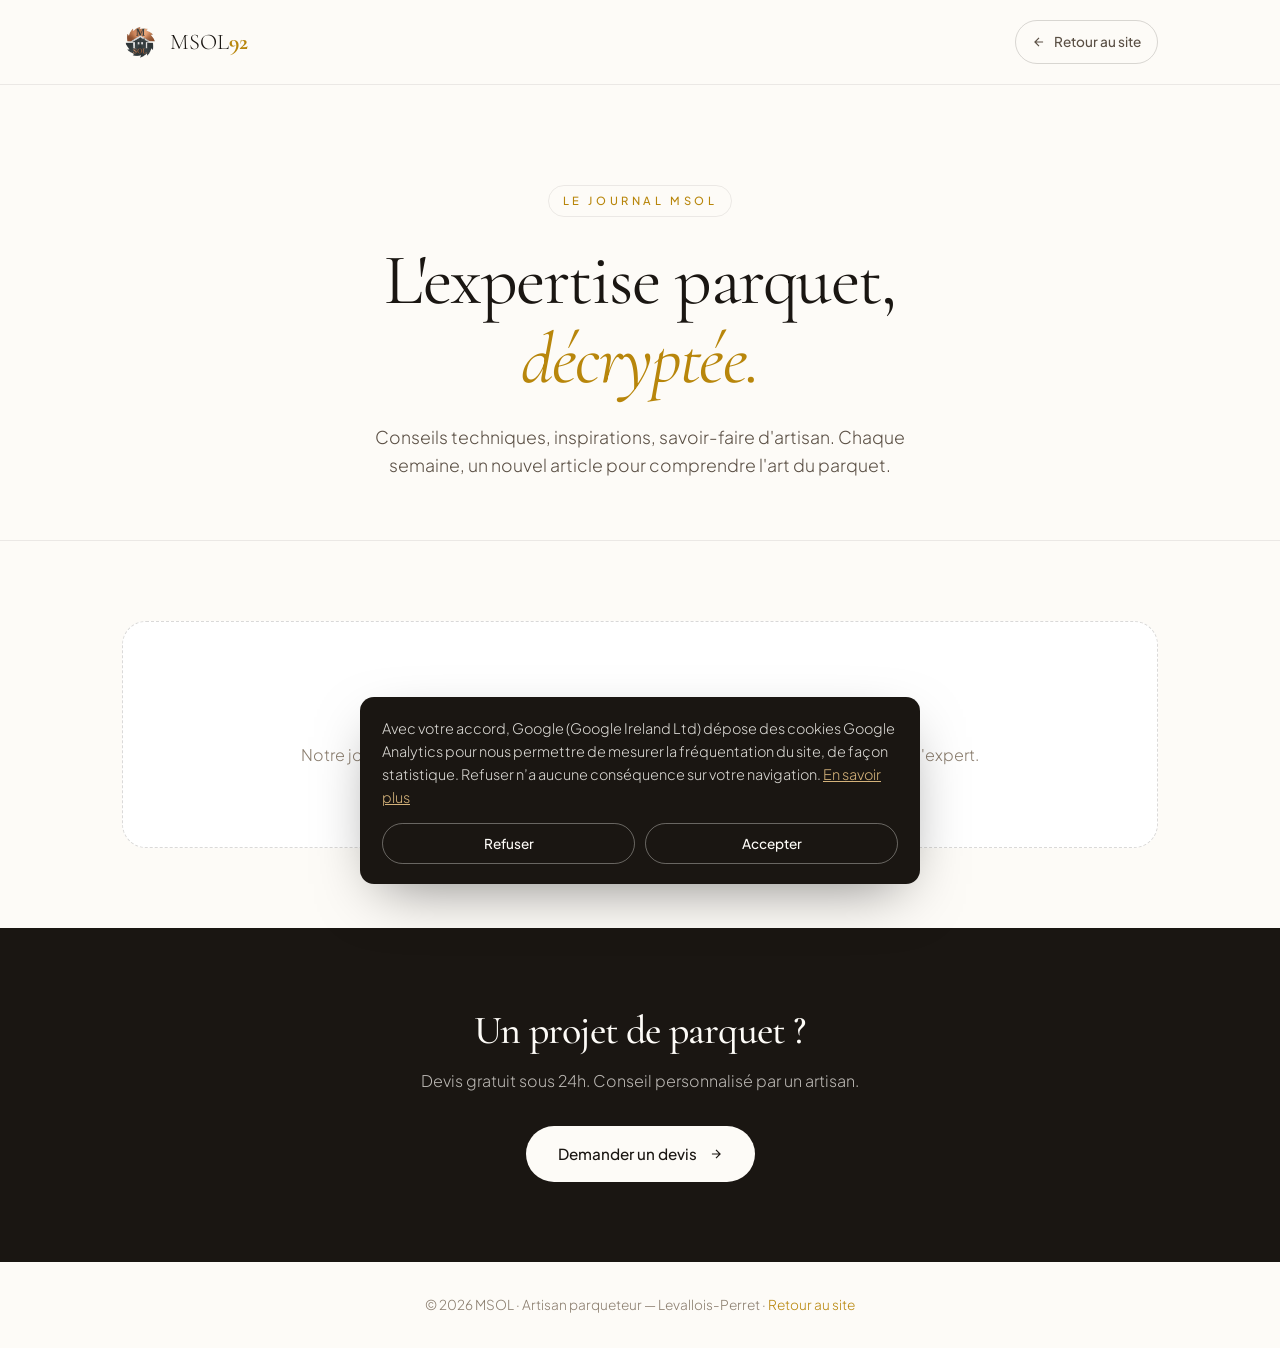
<file: blog/index.html>
<!DOCTYPE html>
<html lang="fr">
<head>
<meta charset="UTF-8" />
<meta name="viewport" content="width=device-width, initial-scale=1.0" />
<title>Blog · MSOL — Conseils & Expertise Parquet en Île-de-France</title>
<meta name="description" content="Articles d'expert sur le parquet : pose, restauration, vitrification, choix des essences. MSOL, artisan parqueteur à Levallois-Perret." />
<meta name="keywords" content="blog parquet, conseils parquet, restauration parquet, pose parquet, vitrification, parquet Paris, parquet Île-de-France, MSOL" />
<meta name="author" content="MSOL" />
<!-- noindex tant que le blog n'a aucun article : repasser en "index, follow" à la publication du premier. -->
<meta name="robots" content="noindex, follow" />
<link rel="canonical" href="https://msol92.com/blog/" />

<!-- Open Graph -->
<meta property="og:type" content="website" />
<meta property="og:title" content="Blog MSOL — Expertise Parquet d'Exception" />
<meta property="og:description" content="Conseils, techniques et inspirations autour du parquet par MSOL, artisan parqueteur en Île-de-France." />
<meta property="og:url" content="https://msol92.com/blog/" />
<meta property="og:image" content="https://msol92.com/images/logo-msol.png" />
<meta property="og:locale" content="fr_FR" />
<meta property="og:site_name" content="MSOL" />

<!-- Twitter -->
<meta name="twitter:card" content="summary_large_image" />
<meta name="twitter:title" content="Blog MSOL — Expertise Parquet" />
<meta name="twitter:description" content="Conseils d'artisan parqueteur en Île-de-France." />

<link rel="icon" type="image/png" href="../images/logo-msol.png" />
<link rel="apple-touch-icon" href="../images/logo-msol.png" />
<link rel="stylesheet" href="/fonts/fonts.css" />

<!-- JSON-LD : Blog + Organization -->
<script type="application/ld+json">
{
  "@context": "https://schema.org",
  "@type": "Blog",
  "name": "Blog MSOL",
  "description": "Articles d'expert sur le parquet par MSOL, artisan parqueteur à Levallois-Perret.",
  "url": "https://msol92.com/blog/",
  "inLanguage": "fr-FR",
  "publisher": {
    "@type": "LocalBusiness",
    "@id": "https://msol92.com/#organization",
    "name": "MSOL",
    "alternateName": "MSOL Artisan Parqueteur",
    "description": "Artisan parqueteur d'exception en Île-de-France. Pose, restauration, vitrification de parquets sur-mesure.",
    "url": "https://msol92.com/",
    "logo": "https://msol92.com/images/logo-msol.png",
    "image": "https://msol92.com/images/logo-msol.png",
    "telephone": "+33635261363",
    "priceRange": "€€€",
    "address": {
      "@type": "PostalAddress",
      "addressLocality": "Levallois-Perret",
      "postalCode": "92300",
      "addressRegion": "Île-de-France",
      "addressCountry": "FR"
    },
    "areaServed": [
      {"@type": "City", "name": "Paris"},
      {"@type": "City", "name": "Levallois-Perret"},
      {"@type": "City", "name": "Neuilly-sur-Seine"},
      {"@type": "City", "name": "Boulogne-Billancourt"},
      {"@type": "AdministrativeArea", "name": "Hauts-de-Seine"},
      {"@type": "AdministrativeArea", "name": "Île-de-France"}
    ],
    "sameAs": [
      "https://www.youtube.com/@parqueteurmsol7296"
    ]
  }
}
</script>

<style>
  *, *::before, *::after { margin: 0; padding: 0; box-sizing: border-box; }
  :root {
    --cream: #fdfbf7;
    --cream-2: #f6f1e8;
    --ink: #1a1612;
    --ink-soft: #5a4f44;
    --ink-mute: #8a7d6e;
    --gold: #b8860b;
    --gold-soft: #d4a637;
    --hairline: rgba(26,22,18,0.08);
    --hairline-strong: rgba(26,22,18,0.16);
    --ease: cubic-bezier(0.22, 1, 0.36, 1);
  }
  html { scroll-behavior: smooth; font-size: 16px; -webkit-text-size-adjust: 100%; }
  body {
    font-family: 'Plus Jakarta Sans', sans-serif;
    background: var(--cream);
    color: var(--ink);
    font-weight: 300;
    line-height: 1.6;
    overflow-x: hidden;
  }
  a { color: inherit; text-decoration: none; }
  img { max-width: 100%; height: auto; display: block; }

  h1, h2, h3 { font-family: 'Cormorant Garamond', serif; font-weight: 500; line-height: 1.1; letter-spacing: -0.02em; color: var(--ink); }
  h1 { font-size: clamp(2.5rem, 6vw, 4.5rem); font-weight: 400; }
  h2 { font-size: clamp(1.8rem, 3.5vw, 2.5rem); }
  h3 { font-size: clamp(1.3rem, 2vw, 1.6rem); }

  .container { max-width: 1100px; margin: 0 auto; padding: 0 32px; }
  @media (max-width: 768px) { .container { padding: 0 20px; } }
  @media (max-width: 480px) { .container { padding: 0 16px; } }

  /* NAV */
  .nav-top {
    background: var(--cream);
    border-bottom: 1px solid var(--hairline);
    padding: 20px 0;
  }
  .nav-inner { display: flex; justify-content: space-between; align-items: center; }
  .nav-brand { display: flex; align-items: center; gap: 12px; font-family: 'Cormorant Garamond', serif; font-size: 1.4rem; color: var(--ink); }
  .nav-brand img { width: 36px; height: 36px; }
  .nav-back {
    display: inline-flex; align-items: center; gap: 8px;
    font-size: 0.85rem; font-weight: 500; color: var(--ink-soft);
    padding: 8px 16px; border: 1px solid var(--hairline-strong); border-radius: 999px;
    transition: all 300ms var(--ease);
    min-height: 44px;
  }
  .nav-back:hover { color: var(--ink); border-color: var(--ink-soft); }

  /* HERO BLOG */
  .blog-hero { padding: 100px 0 60px; text-align: center; border-bottom: 1px solid var(--hairline); }
  .blog-hero .eyebrow {
    display: inline-block;
    font-size: 0.7rem; font-weight: 500; letter-spacing: 0.32em; text-transform: uppercase;
    color: var(--gold);
    padding: 6px 14px; border: 1px solid var(--hairline);
    border-radius: 999px; margin-bottom: 24px;
  }
  .blog-hero p { color: var(--ink-soft); font-size: 1.1rem; max-width: 600px; margin: 24px auto 0; }

  /* ARTICLE LIST */
  .articles { padding: 80px 0; }
  .article-grid { display: grid; grid-template-columns: 1fr; gap: 32px; }
  .article-card {
    display: grid; grid-template-columns: 240px 1fr; gap: 32px;
    padding: 32px;
    background: #fff;
    border: 1px solid var(--hairline);
    border-radius: 24px;
    transition: all 400ms var(--ease);
  }
  .article-card:hover { transform: translateY(-3px); box-shadow: 0 20px 40px -20px rgba(26,22,18,0.15); border-color: var(--hairline-strong); }
  .article-thumb {
    aspect-ratio: 4/3;
    border-radius: 16px;
    background: linear-gradient(135deg, var(--cream-2), var(--gold-soft));
    overflow: hidden;
  }
  .article-thumb img { width: 100%; height: 100%; object-fit: cover; }
  .article-body { display: flex; flex-direction: column; gap: 12px; justify-content: center; }
  .article-meta { font-size: 0.75rem; letter-spacing: 0.2em; text-transform: uppercase; color: var(--ink-mute); }
  .article-card h3 { margin: 0; }
  .article-card p { color: var(--ink-soft); font-size: 0.95rem; }
  .article-link {
    display: inline-flex; align-items: center; gap: 8px;
    font-size: 0.85rem; font-weight: 500; color: var(--gold);
    margin-top: 8px;
  }

  @media (max-width: 768px) {
    .article-card { grid-template-columns: 1fr; gap: 20px; padding: 24px; }
    .article-thumb { max-width: 100%; }
  }

  /* EMPTY STATE */
  .empty-state {
    text-align: center; padding: 80px 32px;
    background: #fff;
    border: 1px dashed var(--hairline-strong);
    border-radius: 24px;
  }
  .empty-state h3 { margin-bottom: 12px; color: var(--ink-soft); }
  .empty-state p { color: var(--ink-mute); }

  /* CTA FOOTER */
  .blog-cta { padding: 80px 0; background: var(--ink); color: var(--cream); text-align: center; }
  .blog-cta h2 { color: var(--cream); margin-bottom: 16px; }
  .blog-cta p { color: rgba(253,251,247,0.7); margin-bottom: 32px; }
  .blog-cta .btn {
    display: inline-flex; align-items: center; gap: 12px;
    background: var(--cream); color: var(--ink);
    padding: 16px 32px; border-radius: 999px;
    font-weight: 500; font-size: 0.95rem;
    transition: all 400ms var(--ease);
    min-height: 44px;
  }
  .blog-cta .btn:hover { background: var(--gold-soft); }

  footer { padding: 32px 0; text-align: center; font-size: 0.85rem; color: var(--ink-mute); }
</style>
<!-- Google Analytics : chargé seulement après consentement (consent.js) -->
<script src="/consent.js" defer></script>
</head>
<body>

<nav class="nav-top">
  <div class="container nav-inner">
    <a href="../" class="nav-brand">
      <img src="../images/logo-msol.png" alt="MSOL" />
      <span>MSOL<strong style="color:var(--gold);">92</strong></span>
    </a>
    <a href="../" class="nav-back">
      <svg width="14" height="14" fill="none" stroke="currentColor" stroke-width="2" viewBox="0 0 24 24"><path d="M19 12H5M12 19l-7-7 7-7"/></svg>
      Retour au site
    </a>
  </div>
</nav>

<section class="blog-hero">
  <div class="container">
    <span class="eyebrow">Le journal MSOL</span>
    <h1>L'expertise parquet,<br/><em style="font-style:italic;color:var(--gold);">décryptée.</em></h1>
    <p>Conseils techniques, inspirations, savoir-faire d'artisan. Chaque semaine, un nouvel article pour comprendre l'art du parquet.</p>
  </div>
</section>

<section class="articles">
  <div class="container">
    <div class="article-grid" id="article-list">
      <!-- HERMES_BOT_INSERTION_POINT — Hermes insert new article cards here above -->

      <div class="empty-state" id="empty-state">
        <h3>Premiers articles bientôt disponibles</h3>
        <p>Notre journal s'écrit en ce moment. Revenez bientôt pour découvrir nos conseils d'expert.</p>
      </div>
    </div>
  </div>
</section>

<section class="blog-cta">
  <div class="container">
    <h2>Un projet de parquet ?</h2>
    <p>Devis gratuit sous 24h. Conseil personnalisé par un artisan.</p>
    <a href="../#quote" class="btn">
      Demander un devis
      <svg width="14" height="14" fill="none" stroke="currentColor" stroke-width="2" viewBox="0 0 24 24"><path d="M5 12h14M12 5l7 7-7 7"/></svg>
    </a>
  </div>
</section>

<footer>
  <div class="container">
    © 2026 MSOL · Artisan parqueteur — Levallois-Perret · <a href="../" style="color:var(--gold);">Retour au site</a>
  </div>
</footer>

</body>
</html>
</file>
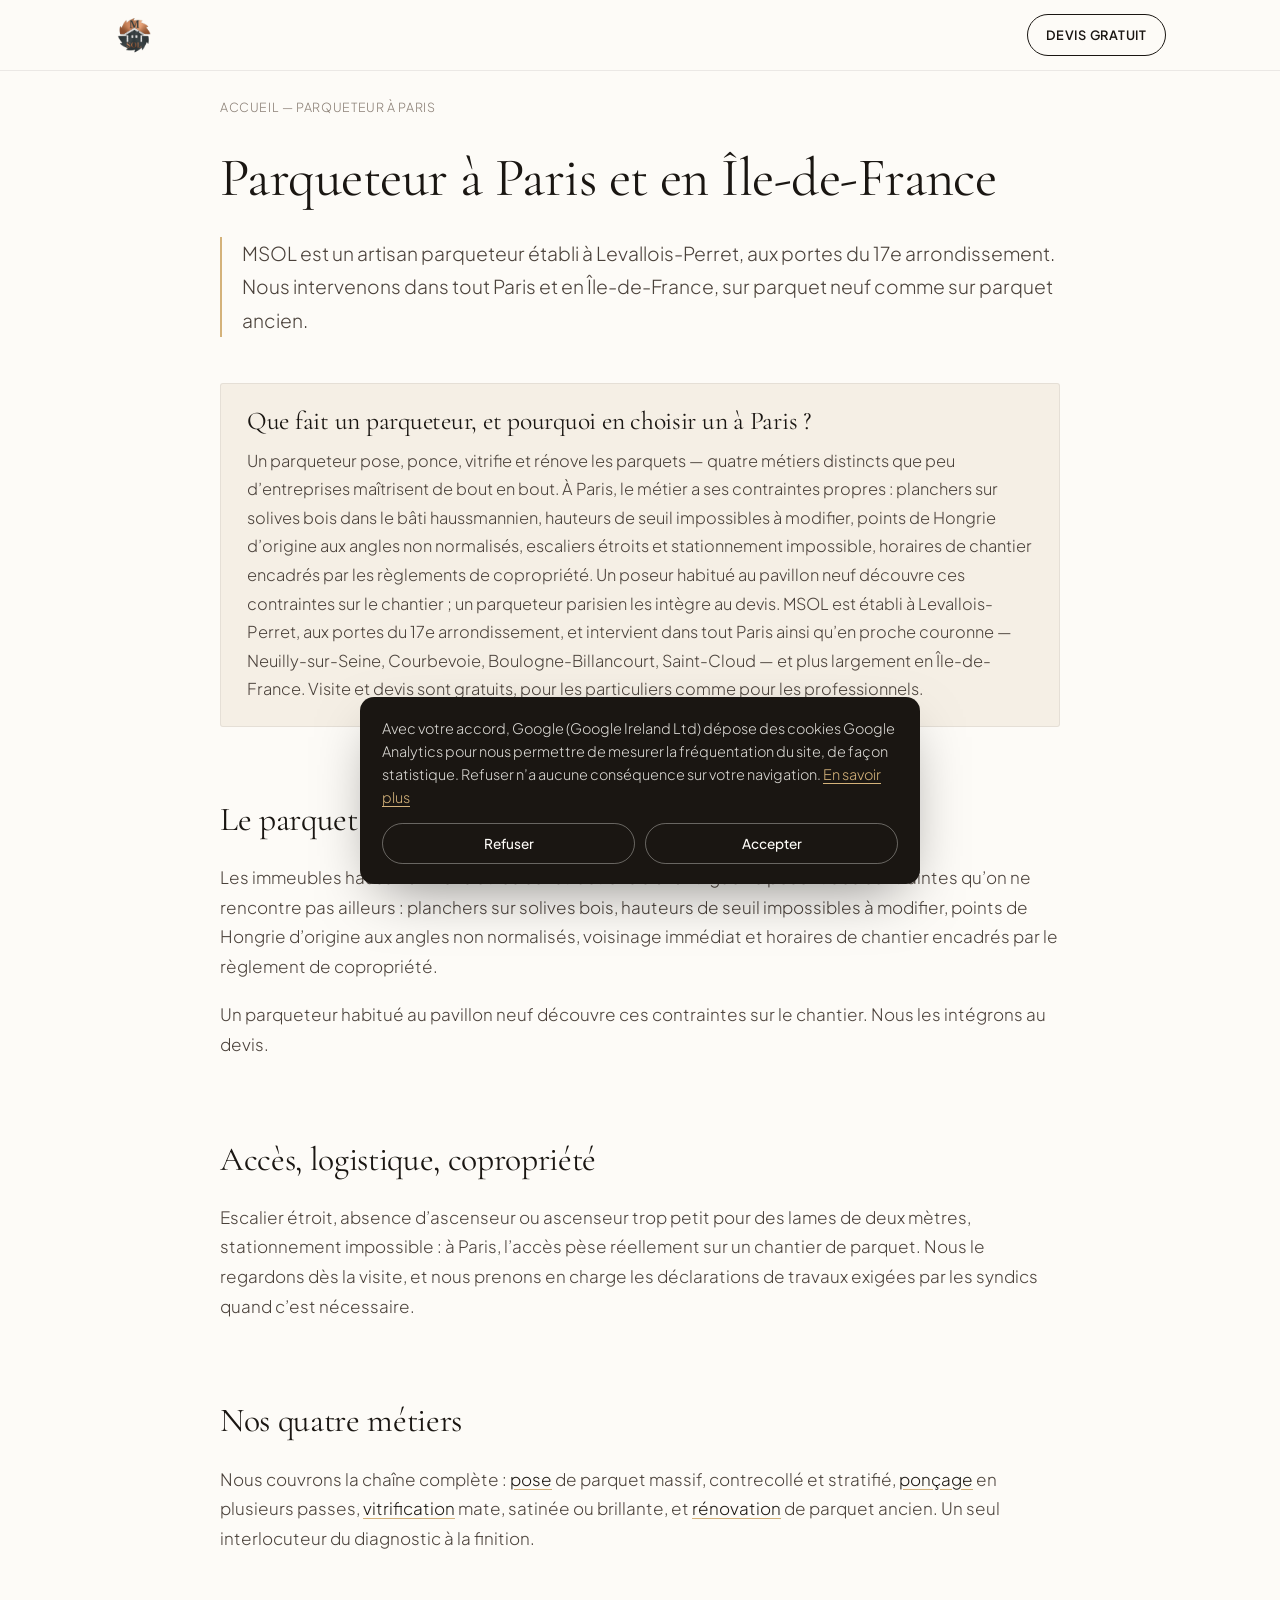
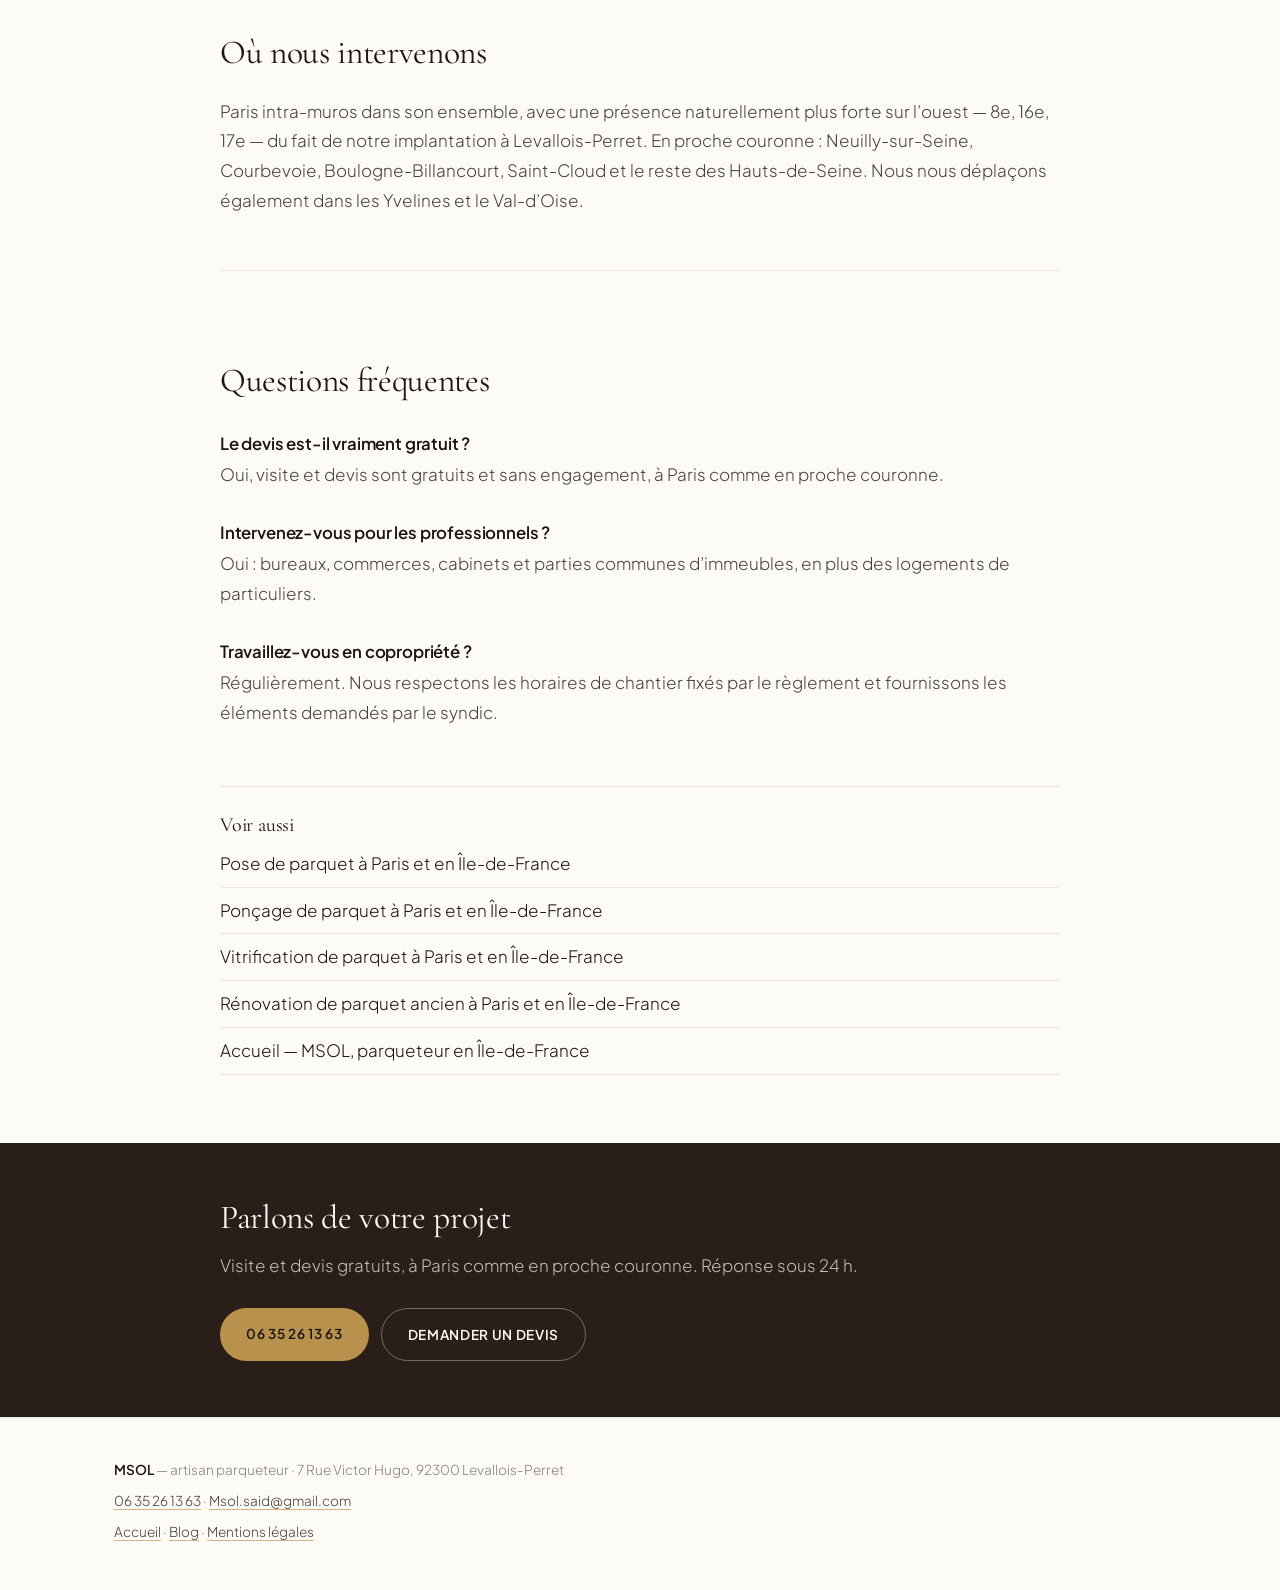
<file: parqueteur-paris/index.html>
<!DOCTYPE html>
<html lang="fr">
<head>
<meta charset="UTF-8" />
<meta name="viewport" content="width=device-width, initial-scale=1.0, viewport-fit=cover" />
<title>Parqueteur à Paris — pose, ponçage, vitrification | MSOL</title>
<meta name="description" content="MSOL, artisan parqueteur intervenant dans tout Paris et en Île-de-France : pose, ponçage, vitrification et rénovation de parquet. Devis gratuit." />
<meta name="robots" content="index, follow, max-image-preview:large, max-snippet:-1" />
<link rel="canonical" href="https://msol92.com/parqueteur-paris/" />
<meta name="theme-color" content="#0E0B08" />
<link rel="icon" type="image/png" href="/images/logo-msol-sm.png" />
<link rel="apple-touch-icon" href="/images/logo-msol-sm.png" />
<meta property="og:type" content="article" />
<meta property="og:site_name" content="MSOL" />
<meta property="og:locale" content="fr_FR" />
<meta property="og:title" content="Parqueteur à Paris — pose, ponçage, vitrification | MSOL" />
<meta property="og:description" content="MSOL, artisan parqueteur intervenant dans tout Paris et en Île-de-France : pose, ponçage, vitrification et rénovation de parquet. Devis gratuit." />
<meta property="og:url" content="https://msol92.com/parqueteur-paris/" />
<meta property="og:image" content="https://msol92.com/images/hero-bg-1920.webp" />
<meta name="twitter:card" content="summary_large_image" />
<meta name="twitter:title" content="Parqueteur à Paris — pose, ponçage, vitrification | MSOL" />
<meta name="twitter:description" content="MSOL, artisan parqueteur intervenant dans tout Paris et en Île-de-France : pose, ponçage, vitrification et rénovation de parquet. Devis gratuit." />
<meta name="twitter:image" content="https://msol92.com/images/hero-bg-1920.webp" />
<link rel="stylesheet" href="/fonts/fonts.css" />
<style>
*,*::before,*::after{box-sizing:border-box;margin:0;padding:0}
:root{--cream:#FDFBF7;--cream-2:#F5EFE5;--ink:#1A1612;--ink-soft:#4A413A;--ink-mute:#8A7F75;
--espresso:#2A1F18;--gold:#B8924C;--gold-soft:#D4B27A;--hairline:rgba(26,22,18,.08)}
html{-webkit-text-size-adjust:100%;scroll-behavior:smooth}
@media (prefers-reduced-motion:reduce){html{scroll-behavior:auto}}
body{font-family:'Plus Jakarta Sans',system-ui,-apple-system,Segoe UI,sans-serif;font-weight:300;
background:var(--cream);color:var(--ink-soft);line-height:1.75;font-size:1.0625rem;
-webkit-font-smoothing:antialiased}
img{max-width:100%;height:auto;display:block}
a{color:inherit}
.wrap{max-width:74ch;margin:0 auto;padding:0 24px}
h1,h2,h3{font-family:'Cormorant Garamond',Georgia,serif;font-weight:400;color:var(--ink);
line-height:1.15;letter-spacing:-.01em}
h1{font-size:clamp(2.1rem,5.5vw,3.4rem);margin-bottom:.5em}
h2{font-size:clamp(1.5rem,3.4vw,2.1rem);margin:2.4em 0 .7em}
h3{font-size:1.2rem;font-family:'Plus Jakarta Sans',sans-serif;font-weight:600;margin:2em 0 .4em}
p{margin-bottom:1.1em}
p a{color:var(--ink);text-decoration:underline;text-decoration-color:var(--gold-soft);
text-underline-offset:3px}
p a:hover{text-decoration-color:var(--gold)}
strong{font-weight:600;color:var(--ink)}
.site-head{border-bottom:1px solid var(--hairline);background:var(--cream);position:sticky;top:0;z-index:10}
.site-head .wrap{max-width:1100px;display:flex;align-items:center;justify-content:space-between;
gap:16px;padding-top:14px;padding-bottom:14px}
.site-head img{width:40px;height:40px}
.head-cta{font-size:.8rem;font-weight:600;letter-spacing:.06em;text-transform:uppercase;
text-decoration:none;color:var(--ink);border:1px solid var(--ink);border-radius:100px;
padding:9px 18px;white-space:nowrap;transition:background .2s,color .2s}
.head-cta:hover{background:var(--ink);color:var(--cream)}
.crumb{font-size:.78rem;letter-spacing:.05em;text-transform:uppercase;color:var(--ink-mute);
padding:26px 0 0}
.crumb a{text-decoration:none;color:var(--ink-mute)}
.crumb a:hover{color:var(--gold)}
.hero{padding:14px 0 8px}
.lead{font-size:1.2rem;color:var(--ink-soft);border-left:2px solid var(--gold-soft);
padding-left:20px;margin:1.4em 0 0}
.hero+h2{margin-top:1.6em}
.brief{background:var(--cream-2);border:1px solid rgba(26,22,18,.07);border-radius:3px;
padding:22px 26px;margin:2.2em 0 .6em}
.brief h2{margin:0 0 .45em;font-size:clamp(1.25rem,2.6vw,1.6rem)}
.brief p{margin:0;font-size:1.02rem}
.brief+h2{margin-top:2.2em}
.faq{margin-top:3.2em;border-top:1px solid var(--hairline);padding-top:.6em}
.faq h3{font-size:1.05rem}
.cta-band{background:var(--espresso);color:var(--cream);margin-top:4em;padding:56px 0}
.cta-band h2{color:var(--cream);margin:0 0 .4em}
.cta-band p{color:rgba(253,251,247,.72)}
.cta-btns{display:flex;flex-wrap:wrap;gap:12px;margin-top:1.6em}
.btn{display:inline-block;text-decoration:none;border-radius:100px;padding:14px 26px;
font-size:.85rem;font-weight:600;letter-spacing:.05em;text-transform:uppercase}
.btn-gold{background:var(--gold);color:#1A1612}
.btn-gold:hover{background:var(--gold-soft)}
.btn-ghost{border:1px solid rgba(253,251,247,.35);color:var(--cream)}
.btn-ghost:hover{border-color:var(--cream)}
.also{margin-top:3.4em;border-top:1px solid var(--hairline);padding-top:1.6em}
.also h2{font-size:1.25rem;margin:0 0 .6em}
.also ul{list-style:none;display:grid;gap:8px}
.also a{text-decoration:none;color:var(--ink);border-bottom:1px solid var(--hairline);
padding-bottom:8px;display:block}
.also a:hover{color:var(--gold)}
.site-foot{border-top:1px solid var(--hairline);margin-top:0;padding:40px 0;
font-size:.85rem;color:var(--ink-mute)}
.site-foot .wrap{max-width:1100px}
.site-foot a{color:var(--ink-soft)}
.site-foot p{margin-bottom:.5em}
</style>
<script type="application/ld+json">
{
  "@context": "https://schema.org",
  "@graph": [
    {
      "@type": "Service",
      "@id": "https://msol92.com/parqueteur-paris/#service",
      "name": "Travaux de parquet",
      "serviceType": "Travaux de parquet",
      "provider": {
        "@type": "HomeAndConstructionBusiness",
        "@id": "https://msol92.com/#organization",
        "name": "MSOL",
        "legalName": "MSOL",
        "url": "https://msol92.com/",
        "telephone": "+33635261363",
        "email": "Msol.said@gmail.com",
        "address": {
          "@type": "PostalAddress",
          "streetAddress": "7 Rue Victor Hugo",
          "addressLocality": "Levallois-Perret",
          "postalCode": "92300",
          "addressRegion": "Île-de-France",
          "addressCountry": "FR"
        }
      },
      "areaServed": [
        {
          "@type": "City",
          "name": "Paris",
          "sameAs": "https://fr.wikipedia.org/wiki/Paris"
        },
        {
          "@type": "City",
          "name": "Levallois-Perret",
          "sameAs": "https://fr.wikipedia.org/wiki/Levallois-Perret"
        },
        {
          "@type": "City",
          "name": "Neuilly-sur-Seine",
          "sameAs": "https://fr.wikipedia.org/wiki/Neuilly-sur-Seine"
        },
        {
          "@type": "City",
          "name": "Boulogne-Billancourt",
          "sameAs": "https://fr.wikipedia.org/wiki/Boulogne-Billancourt"
        },
        {
          "@type": "AdministrativeArea",
          "name": "Hauts-de-Seine",
          "sameAs": "https://fr.wikipedia.org/wiki/Hauts-de-Seine"
        },
        {
          "@type": "AdministrativeArea",
          "name": "Île-de-France",
          "sameAs": "https://fr.wikipedia.org/wiki/%C3%8Ele-de-France"
        }
      ],
      "url": "https://msol92.com/parqueteur-paris/",
      "dateModified": "2026-10-16"
    },
    {
      "@type": "BreadcrumbList",
      "itemListElement": [
        {
          "@type": "ListItem",
          "position": 1,
          "name": "Accueil",
          "item": "https://msol92.com/"
        },
        {
          "@type": "ListItem",
          "position": 2,
          "name": "Parqueteur à Paris",
          "item": "https://msol92.com/parqueteur-paris/"
        }
      ]
    },
    {
      "@type": "FAQPage",
      "@id": "https://msol92.com/parqueteur-paris/#faq",
      "mainEntity": [
        {
          "@type": "Question",
          "name": "Le devis est-il vraiment gratuit ?",
          "acceptedAnswer": {
            "@type": "Answer",
            "text": "Oui, visite et devis sont gratuits et sans engagement, à Paris comme en proche couronne."
          }
        },
        {
          "@type": "Question",
          "name": "Intervenez-vous pour les professionnels ?",
          "acceptedAnswer": {
            "@type": "Answer",
            "text": "Oui : bureaux, commerces, cabinets et parties communes d’immeubles, en plus des logements de particuliers."
          }
        },
        {
          "@type": "Question",
          "name": "Travaillez-vous en copropriété ?",
          "acceptedAnswer": {
            "@type": "Answer",
            "text": "Régulièrement. Nous respectons les horaires de chantier fixés par le règlement et fournissons les éléments demandés par le syndic."
          }
        }
      ]
    }
  ]
}
</script>
<!-- Google Analytics : chargé seulement après consentement (consent.js) -->
<script src="/consent.js" defer></script>
</head>
<body>
<!-- Page générée par build-pages.mjs — éditer content/pages.mjs, pas ce fichier. -->
<header class="site-head">
  <div class="wrap">
    <a href="/" aria-label="MSOL — accueil"><img src="/images/logo-msol-sm.png" alt="MSOL" width="40" height="40" /></a>
    <a class="head-cta" href="/#quote">Devis gratuit</a>
  </div>
</header>

<main>
  <div class="wrap">
    <p class="crumb"><a href="/">Accueil</a> — Parqueteur à Paris</p>
    <div class="hero">
      <h1>Parqueteur à Paris et en Île-de-France</h1>
      <p class="lead">MSOL est un artisan parqueteur établi à Levallois-Perret, aux portes du 17e arrondissement. Nous intervenons dans tout Paris et en Île-de-France, sur parquet neuf comme sur parquet ancien.</p>
    </div>

<section class="brief">
<h2>Que fait un parqueteur, et pourquoi en choisir un à Paris ?</h2>
<p>Un parqueteur pose, ponce, vitrifie et rénove les parquets — quatre métiers distincts que peu d’entreprises maîtrisent de bout en bout. À Paris, le métier a ses contraintes propres : planchers sur solives bois dans le bâti haussmannien, hauteurs de seuil impossibles à modifier, points de Hongrie d’origine aux angles non normalisés, escaliers étroits et stationnement impossible, horaires de chantier encadrés par les règlements de copropriété. Un poseur habitué au pavillon neuf découvre ces contraintes sur le chantier ; un parqueteur parisien les intègre au devis. MSOL est établi à Levallois-Perret, aux portes du 17e arrondissement, et intervient dans tout Paris ainsi qu’en proche couronne — Neuilly-sur-Seine, Courbevoie, Boulogne-Billancourt, Saint-Cloud — et plus largement en Île-de-France. Visite et devis sont gratuits, pour les particuliers comme pour les professionnels.</p>
</section>

<h2>Le parquet parisien a ses propres règles</h2>
<p>Les immeubles haussmanniens et les constructions d’avant-guerre posent des contraintes qu’on ne rencontre pas ailleurs : planchers sur solives bois, hauteurs de seuil impossibles à modifier, points de Hongrie d’origine aux angles non normalisés, voisinage immédiat et horaires de chantier encadrés par le règlement de copropriété.</p>
<p>Un parqueteur habitué au pavillon neuf découvre ces contraintes sur le chantier. Nous les intégrons au devis.</p>

<h2>Accès, logistique, copropriété</h2>
<p>Escalier étroit, absence d’ascenseur ou ascenseur trop petit pour des lames de deux mètres, stationnement impossible : à Paris, l’accès pèse réellement sur un chantier de parquet. Nous le regardons dès la visite, et nous prenons en charge les déclarations de travaux exigées par les syndics quand c’est nécessaire.</p>

<h2>Nos quatre métiers</h2>
<p>Nous couvrons la chaîne complète : <a href="/services/pose-de-parquet/">pose</a> de parquet massif, contrecollé et stratifié, <a href="/services/poncage-parquet/">ponçage</a> en plusieurs passes, <a href="/services/vitrification-parquet/">vitrification</a> mate, satinée ou brillante, et <a href="/services/renovation-parquet/">rénovation</a> de parquet ancien. Un seul interlocuteur du diagnostic à la finition.</p>

<h2>Où nous intervenons</h2>
<p>Paris intra-muros dans son ensemble, avec une présence naturellement plus forte sur l’ouest — 8e, 16e, 17e — du fait de notre implantation à Levallois-Perret. En proche couronne : Neuilly-sur-Seine, Courbevoie, Boulogne-Billancourt, Saint-Cloud et le reste des Hauts-de-Seine. Nous nous déplaçons également dans les Yvelines et le Val-d’Oise.</p>

<section class="faq">
<h2>Questions fréquentes</h2>
<h3>Le devis est-il vraiment gratuit ?</h3>
<p>Oui, visite et devis sont gratuits et sans engagement, à Paris comme en proche couronne.</p>
<h3>Intervenez-vous pour les professionnels ?</h3>
<p>Oui : bureaux, commerces, cabinets et parties communes d’immeubles, en plus des logements de particuliers.</p>
<h3>Travaillez-vous en copropriété ?</h3>
<p>Régulièrement. Nous respectons les horaires de chantier fixés par le règlement et fournissons les éléments demandés par le syndic.</p>
</section>

    <section class="also">
      <h2>Voir aussi</h2>
      <ul>
<li><a href="/services/pose-de-parquet/">Pose de parquet à Paris et en Île-de-France</a></li>
<li><a href="/services/poncage-parquet/">Ponçage de parquet à Paris et en Île-de-France</a></li>
<li><a href="/services/vitrification-parquet/">Vitrification de parquet à Paris et en Île-de-France</a></li>
<li><a href="/services/renovation-parquet/">Rénovation de parquet ancien à Paris et en Île-de-France</a></li>
        <li><a href="/">Accueil — MSOL, parqueteur en Île-de-France</a></li>
      </ul>
    </section>
  </div>

  <section class="cta-band">
    <div class="wrap">
      <h2>Parlons de votre projet</h2>
      <p>Visite et devis gratuits, à Paris comme en proche couronne. Réponse sous 24 h.</p>
      <div class="cta-btns">
        <a class="btn btn-gold" href="tel:+33635261363">06 35 26 13 63</a>
        <a class="btn btn-ghost" href="/#quote">Demander un devis</a>
      </div>
    </div>
  </section>
</main>

<footer class="site-foot">
  <div class="wrap">
    <p><strong>MSOL</strong> — artisan parqueteur · 7 Rue Victor Hugo, 92300 Levallois-Perret</p>
    <p><a href="tel:+33635261363">06 35 26 13 63</a> · <a href="mailto:Msol.said@gmail.com">Msol.said@gmail.com</a></p>
    <p><a href="/">Accueil</a> · <a href="/blog/">Blog</a> · <a href="/#legal">Mentions légales</a></p>
  </div>
</footer>
</body>
</html>
</file>
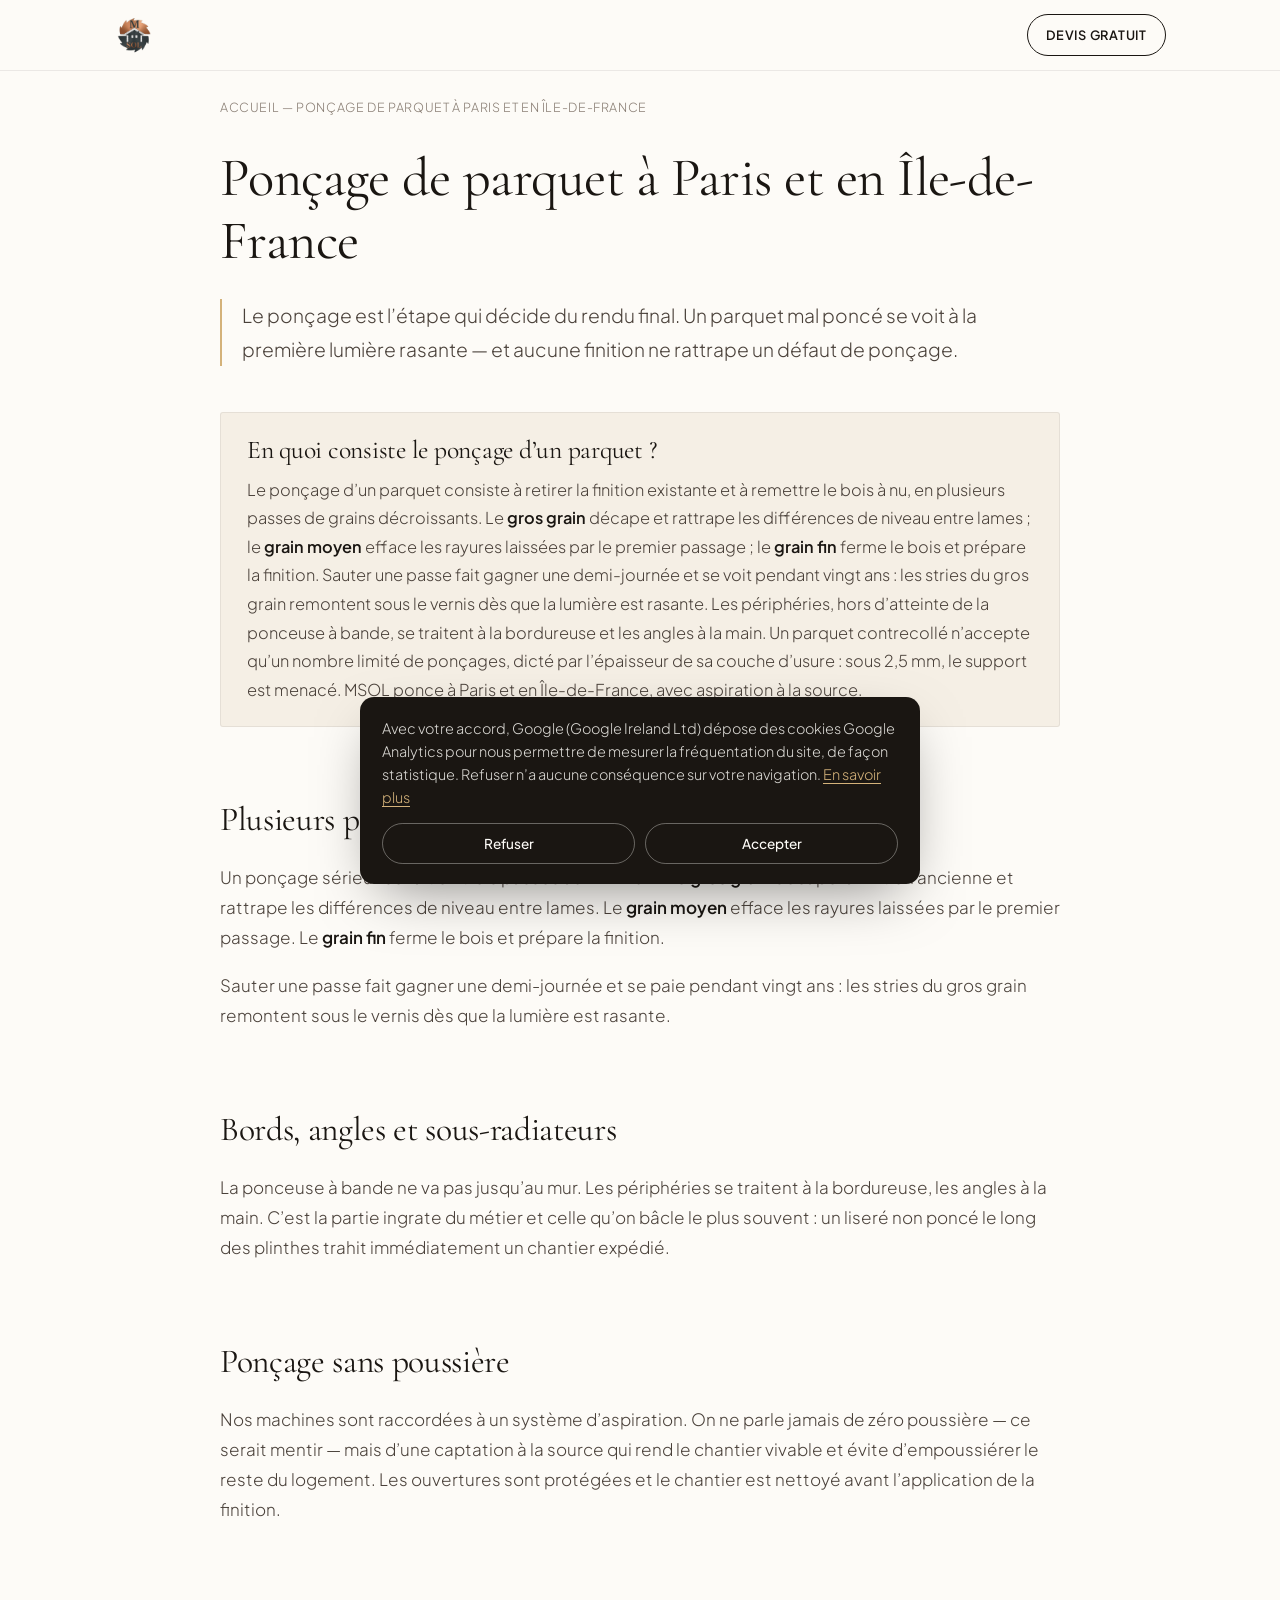
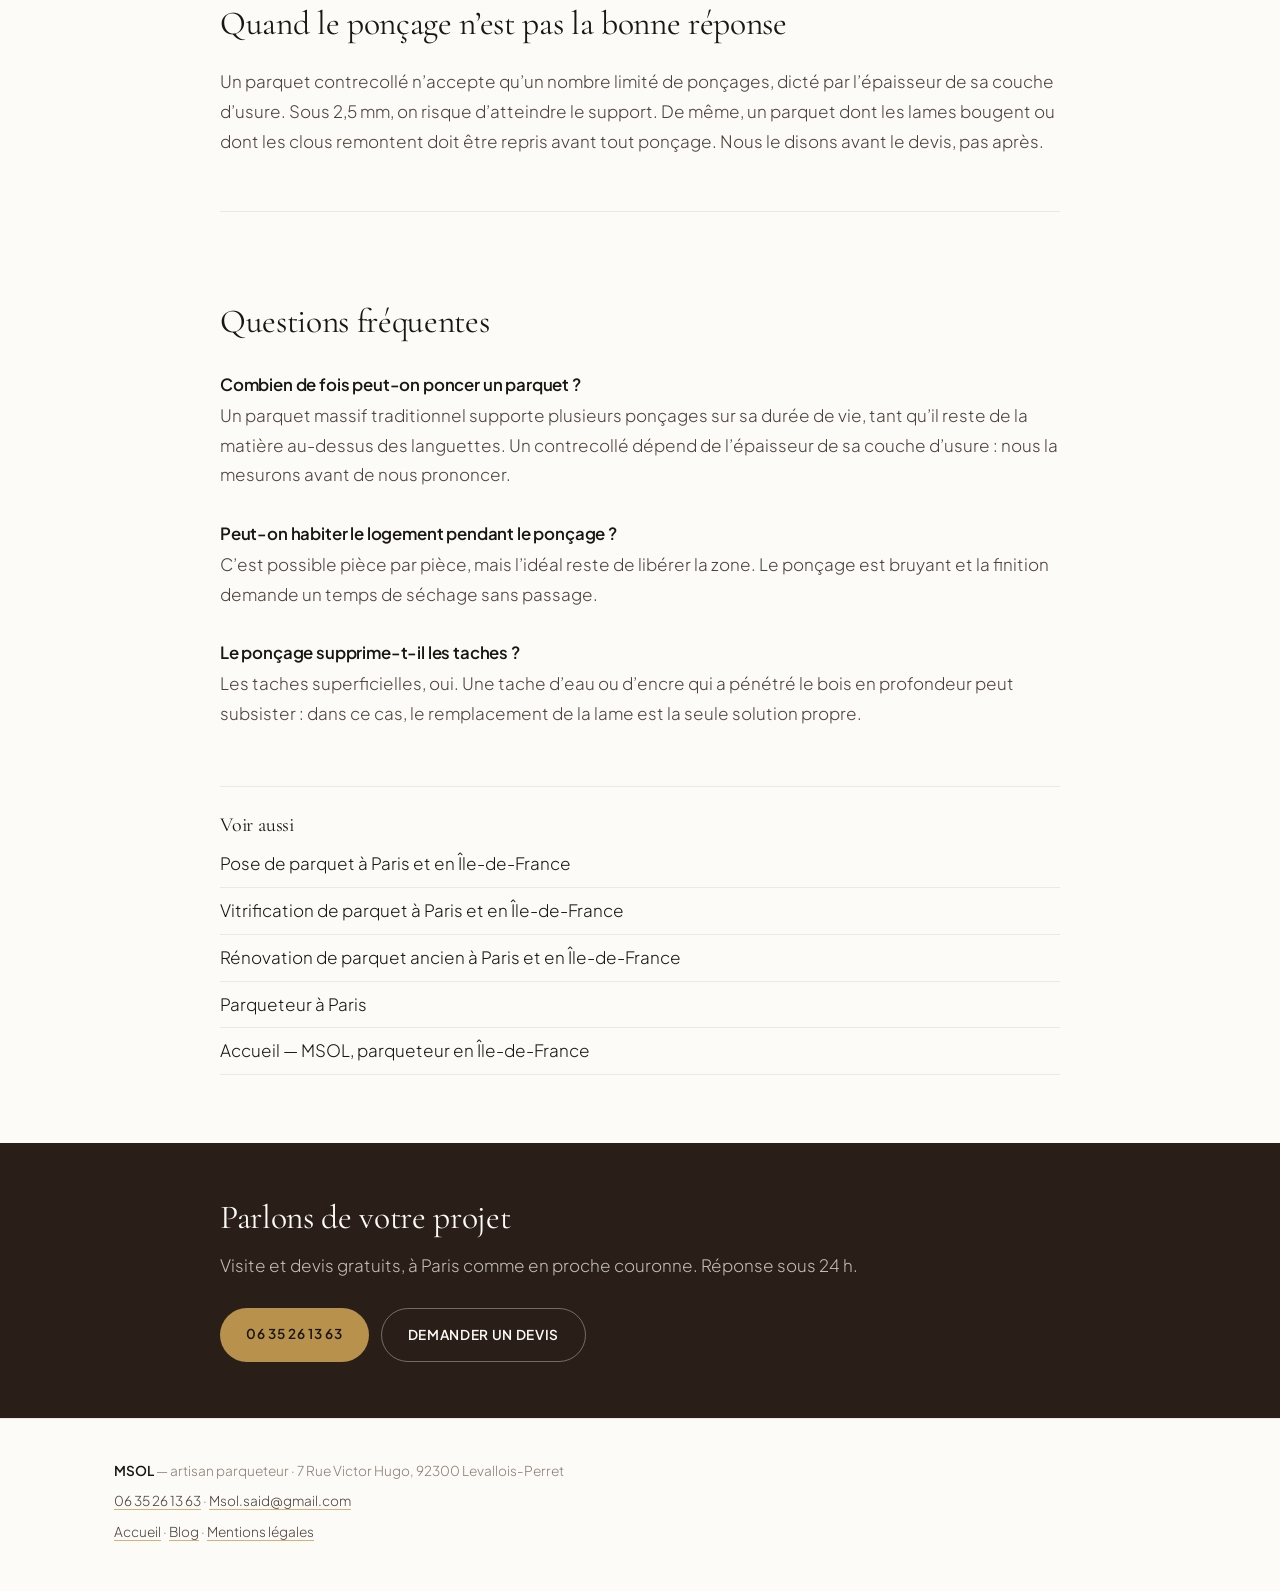
<file: services/poncage-parquet/index.html>
<!DOCTYPE html>
<html lang="fr">
<head>
<meta charset="UTF-8" />
<meta name="viewport" content="width=device-width, initial-scale=1.0, viewport-fit=cover" />
<title>Ponçage de parquet à Paris — MSOL, parqueteur en Île-de-France</title>
<meta name="description" content="Ponçage de parquet sans poussière, en plusieurs passes de grains. Parquet massif, ancien ou point de Hongrie. Paris et Île-de-France, devis gratuit." />
<meta name="robots" content="index, follow, max-image-preview:large, max-snippet:-1" />
<link rel="canonical" href="https://msol92.com/services/poncage-parquet/" />
<meta name="theme-color" content="#0E0B08" />
<link rel="icon" type="image/png" href="/images/logo-msol-sm.png" />
<link rel="apple-touch-icon" href="/images/logo-msol-sm.png" />
<meta property="og:type" content="article" />
<meta property="og:site_name" content="MSOL" />
<meta property="og:locale" content="fr_FR" />
<meta property="og:title" content="Ponçage de parquet à Paris — MSOL, parqueteur en Île-de-France" />
<meta property="og:description" content="Ponçage de parquet sans poussière, en plusieurs passes de grains. Parquet massif, ancien ou point de Hongrie. Paris et Île-de-France, devis gratuit." />
<meta property="og:url" content="https://msol92.com/services/poncage-parquet/" />
<meta property="og:image" content="https://msol92.com/images/hero-bg-1920.webp" />
<meta name="twitter:card" content="summary_large_image" />
<meta name="twitter:title" content="Ponçage de parquet à Paris — MSOL, parqueteur en Île-de-France" />
<meta name="twitter:description" content="Ponçage de parquet sans poussière, en plusieurs passes de grains. Parquet massif, ancien ou point de Hongrie. Paris et Île-de-France, devis gratuit." />
<meta name="twitter:image" content="https://msol92.com/images/hero-bg-1920.webp" />
<link rel="stylesheet" href="/fonts/fonts.css" />
<style>
*,*::before,*::after{box-sizing:border-box;margin:0;padding:0}
:root{--cream:#FDFBF7;--cream-2:#F5EFE5;--ink:#1A1612;--ink-soft:#4A413A;--ink-mute:#8A7F75;
--espresso:#2A1F18;--gold:#B8924C;--gold-soft:#D4B27A;--hairline:rgba(26,22,18,.08)}
html{-webkit-text-size-adjust:100%;scroll-behavior:smooth}
@media (prefers-reduced-motion:reduce){html{scroll-behavior:auto}}
body{font-family:'Plus Jakarta Sans',system-ui,-apple-system,Segoe UI,sans-serif;font-weight:300;
background:var(--cream);color:var(--ink-soft);line-height:1.75;font-size:1.0625rem;
-webkit-font-smoothing:antialiased}
img{max-width:100%;height:auto;display:block}
a{color:inherit}
.wrap{max-width:74ch;margin:0 auto;padding:0 24px}
h1,h2,h3{font-family:'Cormorant Garamond',Georgia,serif;font-weight:400;color:var(--ink);
line-height:1.15;letter-spacing:-.01em}
h1{font-size:clamp(2.1rem,5.5vw,3.4rem);margin-bottom:.5em}
h2{font-size:clamp(1.5rem,3.4vw,2.1rem);margin:2.4em 0 .7em}
h3{font-size:1.2rem;font-family:'Plus Jakarta Sans',sans-serif;font-weight:600;margin:2em 0 .4em}
p{margin-bottom:1.1em}
p a{color:var(--ink);text-decoration:underline;text-decoration-color:var(--gold-soft);
text-underline-offset:3px}
p a:hover{text-decoration-color:var(--gold)}
strong{font-weight:600;color:var(--ink)}
.site-head{border-bottom:1px solid var(--hairline);background:var(--cream);position:sticky;top:0;z-index:10}
.site-head .wrap{max-width:1100px;display:flex;align-items:center;justify-content:space-between;
gap:16px;padding-top:14px;padding-bottom:14px}
.site-head img{width:40px;height:40px}
.head-cta{font-size:.8rem;font-weight:600;letter-spacing:.06em;text-transform:uppercase;
text-decoration:none;color:var(--ink);border:1px solid var(--ink);border-radius:100px;
padding:9px 18px;white-space:nowrap;transition:background .2s,color .2s}
.head-cta:hover{background:var(--ink);color:var(--cream)}
.crumb{font-size:.78rem;letter-spacing:.05em;text-transform:uppercase;color:var(--ink-mute);
padding:26px 0 0}
.crumb a{text-decoration:none;color:var(--ink-mute)}
.crumb a:hover{color:var(--gold)}
.hero{padding:14px 0 8px}
.lead{font-size:1.2rem;color:var(--ink-soft);border-left:2px solid var(--gold-soft);
padding-left:20px;margin:1.4em 0 0}
.hero+h2{margin-top:1.6em}
.brief{background:var(--cream-2);border:1px solid rgba(26,22,18,.07);border-radius:3px;
padding:22px 26px;margin:2.2em 0 .6em}
.brief h2{margin:0 0 .45em;font-size:clamp(1.25rem,2.6vw,1.6rem)}
.brief p{margin:0;font-size:1.02rem}
.brief+h2{margin-top:2.2em}
.faq{margin-top:3.2em;border-top:1px solid var(--hairline);padding-top:.6em}
.faq h3{font-size:1.05rem}
.cta-band{background:var(--espresso);color:var(--cream);margin-top:4em;padding:56px 0}
.cta-band h2{color:var(--cream);margin:0 0 .4em}
.cta-band p{color:rgba(253,251,247,.72)}
.cta-btns{display:flex;flex-wrap:wrap;gap:12px;margin-top:1.6em}
.btn{display:inline-block;text-decoration:none;border-radius:100px;padding:14px 26px;
font-size:.85rem;font-weight:600;letter-spacing:.05em;text-transform:uppercase}
.btn-gold{background:var(--gold);color:#1A1612}
.btn-gold:hover{background:var(--gold-soft)}
.btn-ghost{border:1px solid rgba(253,251,247,.35);color:var(--cream)}
.btn-ghost:hover{border-color:var(--cream)}
.also{margin-top:3.4em;border-top:1px solid var(--hairline);padding-top:1.6em}
.also h2{font-size:1.25rem;margin:0 0 .6em}
.also ul{list-style:none;display:grid;gap:8px}
.also a{text-decoration:none;color:var(--ink);border-bottom:1px solid var(--hairline);
padding-bottom:8px;display:block}
.also a:hover{color:var(--gold)}
.site-foot{border-top:1px solid var(--hairline);margin-top:0;padding:40px 0;
font-size:.85rem;color:var(--ink-mute)}
.site-foot .wrap{max-width:1100px}
.site-foot a{color:var(--ink-soft)}
.site-foot p{margin-bottom:.5em}
</style>
<script type="application/ld+json">
{
  "@context": "https://schema.org",
  "@graph": [
    {
      "@type": "Service",
      "@id": "https://msol92.com/services/poncage-parquet/#service",
      "name": "Ponçage de parquet",
      "serviceType": "Ponçage de parquet",
      "provider": {
        "@type": "HomeAndConstructionBusiness",
        "@id": "https://msol92.com/#organization",
        "name": "MSOL",
        "legalName": "MSOL",
        "url": "https://msol92.com/",
        "telephone": "+33635261363",
        "email": "Msol.said@gmail.com",
        "address": {
          "@type": "PostalAddress",
          "streetAddress": "7 Rue Victor Hugo",
          "addressLocality": "Levallois-Perret",
          "postalCode": "92300",
          "addressRegion": "Île-de-France",
          "addressCountry": "FR"
        }
      },
      "areaServed": [
        {
          "@type": "City",
          "name": "Paris",
          "sameAs": "https://fr.wikipedia.org/wiki/Paris"
        },
        {
          "@type": "City",
          "name": "Levallois-Perret",
          "sameAs": "https://fr.wikipedia.org/wiki/Levallois-Perret"
        },
        {
          "@type": "City",
          "name": "Neuilly-sur-Seine",
          "sameAs": "https://fr.wikipedia.org/wiki/Neuilly-sur-Seine"
        },
        {
          "@type": "City",
          "name": "Boulogne-Billancourt",
          "sameAs": "https://fr.wikipedia.org/wiki/Boulogne-Billancourt"
        },
        {
          "@type": "AdministrativeArea",
          "name": "Hauts-de-Seine",
          "sameAs": "https://fr.wikipedia.org/wiki/Hauts-de-Seine"
        },
        {
          "@type": "AdministrativeArea",
          "name": "Île-de-France",
          "sameAs": "https://fr.wikipedia.org/wiki/%C3%8Ele-de-France"
        }
      ],
      "url": "https://msol92.com/services/poncage-parquet/",
      "dateModified": "2026-10-16"
    },
    {
      "@type": "BreadcrumbList",
      "itemListElement": [
        {
          "@type": "ListItem",
          "position": 1,
          "name": "Accueil",
          "item": "https://msol92.com/"
        },
        {
          "@type": "ListItem",
          "position": 2,
          "name": "Ponçage de parquet à Paris et en Île-de-France",
          "item": "https://msol92.com/services/poncage-parquet/"
        }
      ]
    },
    {
      "@type": "FAQPage",
      "@id": "https://msol92.com/services/poncage-parquet/#faq",
      "mainEntity": [
        {
          "@type": "Question",
          "name": "Combien de fois peut-on poncer un parquet ?",
          "acceptedAnswer": {
            "@type": "Answer",
            "text": "Un parquet massif traditionnel supporte plusieurs ponçages sur sa durée de vie, tant qu’il reste de la matière au-dessus des languettes. Un contrecollé dépend de l’épaisseur de sa couche d’usure : nous la mesurons avant de nous prononcer."
          }
        },
        {
          "@type": "Question",
          "name": "Peut-on habiter le logement pendant le ponçage ?",
          "acceptedAnswer": {
            "@type": "Answer",
            "text": "C’est possible pièce par pièce, mais l’idéal reste de libérer la zone. Le ponçage est bruyant et la finition demande un temps de séchage sans passage."
          }
        },
        {
          "@type": "Question",
          "name": "Le ponçage supprime-t-il les taches ?",
          "acceptedAnswer": {
            "@type": "Answer",
            "text": "Les taches superficielles, oui. Une tache d’eau ou d’encre qui a pénétré le bois en profondeur peut subsister : dans ce cas, le remplacement de la lame est la seule solution propre."
          }
        }
      ]
    }
  ]
}
</script>
<!-- Google Analytics : chargé seulement après consentement (consent.js) -->
<script src="/consent.js" defer></script>
</head>
<body>
<!-- Page générée par build-pages.mjs — éditer content/pages.mjs, pas ce fichier. -->
<header class="site-head">
  <div class="wrap">
    <a href="/" aria-label="MSOL — accueil"><img src="/images/logo-msol-sm.png" alt="MSOL" width="40" height="40" /></a>
    <a class="head-cta" href="/#quote">Devis gratuit</a>
  </div>
</header>

<main>
  <div class="wrap">
    <p class="crumb"><a href="/">Accueil</a> — Ponçage de parquet à Paris et en Île-de-France</p>
    <div class="hero">
      <h1>Ponçage de parquet à Paris et en Île-de-France</h1>
      <p class="lead">Le ponçage est l’étape qui décide du rendu final. Un parquet mal poncé se voit à la première lumière rasante — et aucune finition ne rattrape un défaut de ponçage.</p>
    </div>

<section class="brief">
<h2>En quoi consiste le ponçage d’un parquet ?</h2>
<p>Le ponçage d’un parquet consiste à retirer la finition existante et à remettre le bois à nu, en plusieurs passes de grains décroissants. Le <strong>gros grain</strong> décape et rattrape les différences de niveau entre lames ; le <strong>grain moyen</strong> efface les rayures laissées par le premier passage ; le <strong>grain fin</strong> ferme le bois et prépare la finition. Sauter une passe fait gagner une demi-journée et se voit pendant vingt ans : les stries du gros grain remontent sous le vernis dès que la lumière est rasante. Les périphéries, hors d’atteinte de la ponceuse à bande, se traitent à la bordureuse et les angles à la main. Un parquet contrecollé n’accepte qu’un nombre limité de ponçages, dicté par l’épaisseur de sa couche d’usure : sous 2,5 mm, le support est menacé. MSOL ponce à Paris et en Île-de-France, avec aspiration à la source.</p>
</section>

<h2>Plusieurs passes, plusieurs grains</h2>
<p>Un ponçage sérieux se fait en trois passes au minimum. Le <strong>gros grain</strong> décape la finition ancienne et rattrape les différences de niveau entre lames. Le <strong>grain moyen</strong> efface les rayures laissées par le premier passage. Le <strong>grain fin</strong> ferme le bois et prépare la finition.</p>
<p>Sauter une passe fait gagner une demi-journée et se paie pendant vingt ans : les stries du gros grain remontent sous le vernis dès que la lumière est rasante.</p>

<h2>Bords, angles et sous-radiateurs</h2>
<p>La ponceuse à bande ne va pas jusqu’au mur. Les périphéries se traitent à la bordureuse, les angles à la main. C’est la partie ingrate du métier et celle qu’on bâcle le plus souvent : un liseré non poncé le long des plinthes trahit immédiatement un chantier expédié.</p>

<h2>Ponçage sans poussière</h2>
<p>Nos machines sont raccordées à un système d’aspiration. On ne parle jamais de zéro poussière — ce serait mentir — mais d’une captation à la source qui rend le chantier vivable et évite d’empoussiérer le reste du logement. Les ouvertures sont protégées et le chantier est nettoyé avant l’application de la finition.</p>

<h2>Quand le ponçage n’est pas la bonne réponse</h2>
<p>Un parquet contrecollé n’accepte qu’un nombre limité de ponçages, dicté par l’épaisseur de sa couche d’usure. Sous 2,5 mm, on risque d’atteindre le support. De même, un parquet dont les lames bougent ou dont les clous remontent doit être repris avant tout ponçage. Nous le disons avant le devis, pas après.</p>

<section class="faq">
<h2>Questions fréquentes</h2>
<h3>Combien de fois peut-on poncer un parquet ?</h3>
<p>Un parquet massif traditionnel supporte plusieurs ponçages sur sa durée de vie, tant qu’il reste de la matière au-dessus des languettes. Un contrecollé dépend de l’épaisseur de sa couche d’usure : nous la mesurons avant de nous prononcer.</p>
<h3>Peut-on habiter le logement pendant le ponçage ?</h3>
<p>C’est possible pièce par pièce, mais l’idéal reste de libérer la zone. Le ponçage est bruyant et la finition demande un temps de séchage sans passage.</p>
<h3>Le ponçage supprime-t-il les taches ?</h3>
<p>Les taches superficielles, oui. Une tache d’eau ou d’encre qui a pénétré le bois en profondeur peut subsister : dans ce cas, le remplacement de la lame est la seule solution propre.</p>
</section>

    <section class="also">
      <h2>Voir aussi</h2>
      <ul>
<li><a href="/services/pose-de-parquet/">Pose de parquet à Paris et en Île-de-France</a></li>
<li><a href="/services/vitrification-parquet/">Vitrification de parquet à Paris et en Île-de-France</a></li>
<li><a href="/services/renovation-parquet/">Rénovation de parquet ancien à Paris et en Île-de-France</a></li>
<li><a href="/parqueteur-paris/">Parqueteur à Paris</a></li>
        <li><a href="/">Accueil — MSOL, parqueteur en Île-de-France</a></li>
      </ul>
    </section>
  </div>

  <section class="cta-band">
    <div class="wrap">
      <h2>Parlons de votre projet</h2>
      <p>Visite et devis gratuits, à Paris comme en proche couronne. Réponse sous 24 h.</p>
      <div class="cta-btns">
        <a class="btn btn-gold" href="tel:+33635261363">06 35 26 13 63</a>
        <a class="btn btn-ghost" href="/#quote">Demander un devis</a>
      </div>
    </div>
  </section>
</main>

<footer class="site-foot">
  <div class="wrap">
    <p><strong>MSOL</strong> — artisan parqueteur · 7 Rue Victor Hugo, 92300 Levallois-Perret</p>
    <p><a href="tel:+33635261363">06 35 26 13 63</a> · <a href="mailto:Msol.said@gmail.com">Msol.said@gmail.com</a></p>
    <p><a href="/">Accueil</a> · <a href="/blog/">Blog</a> · <a href="/#legal">Mentions légales</a></p>
  </div>
</footer>
</body>
</html>
</file>
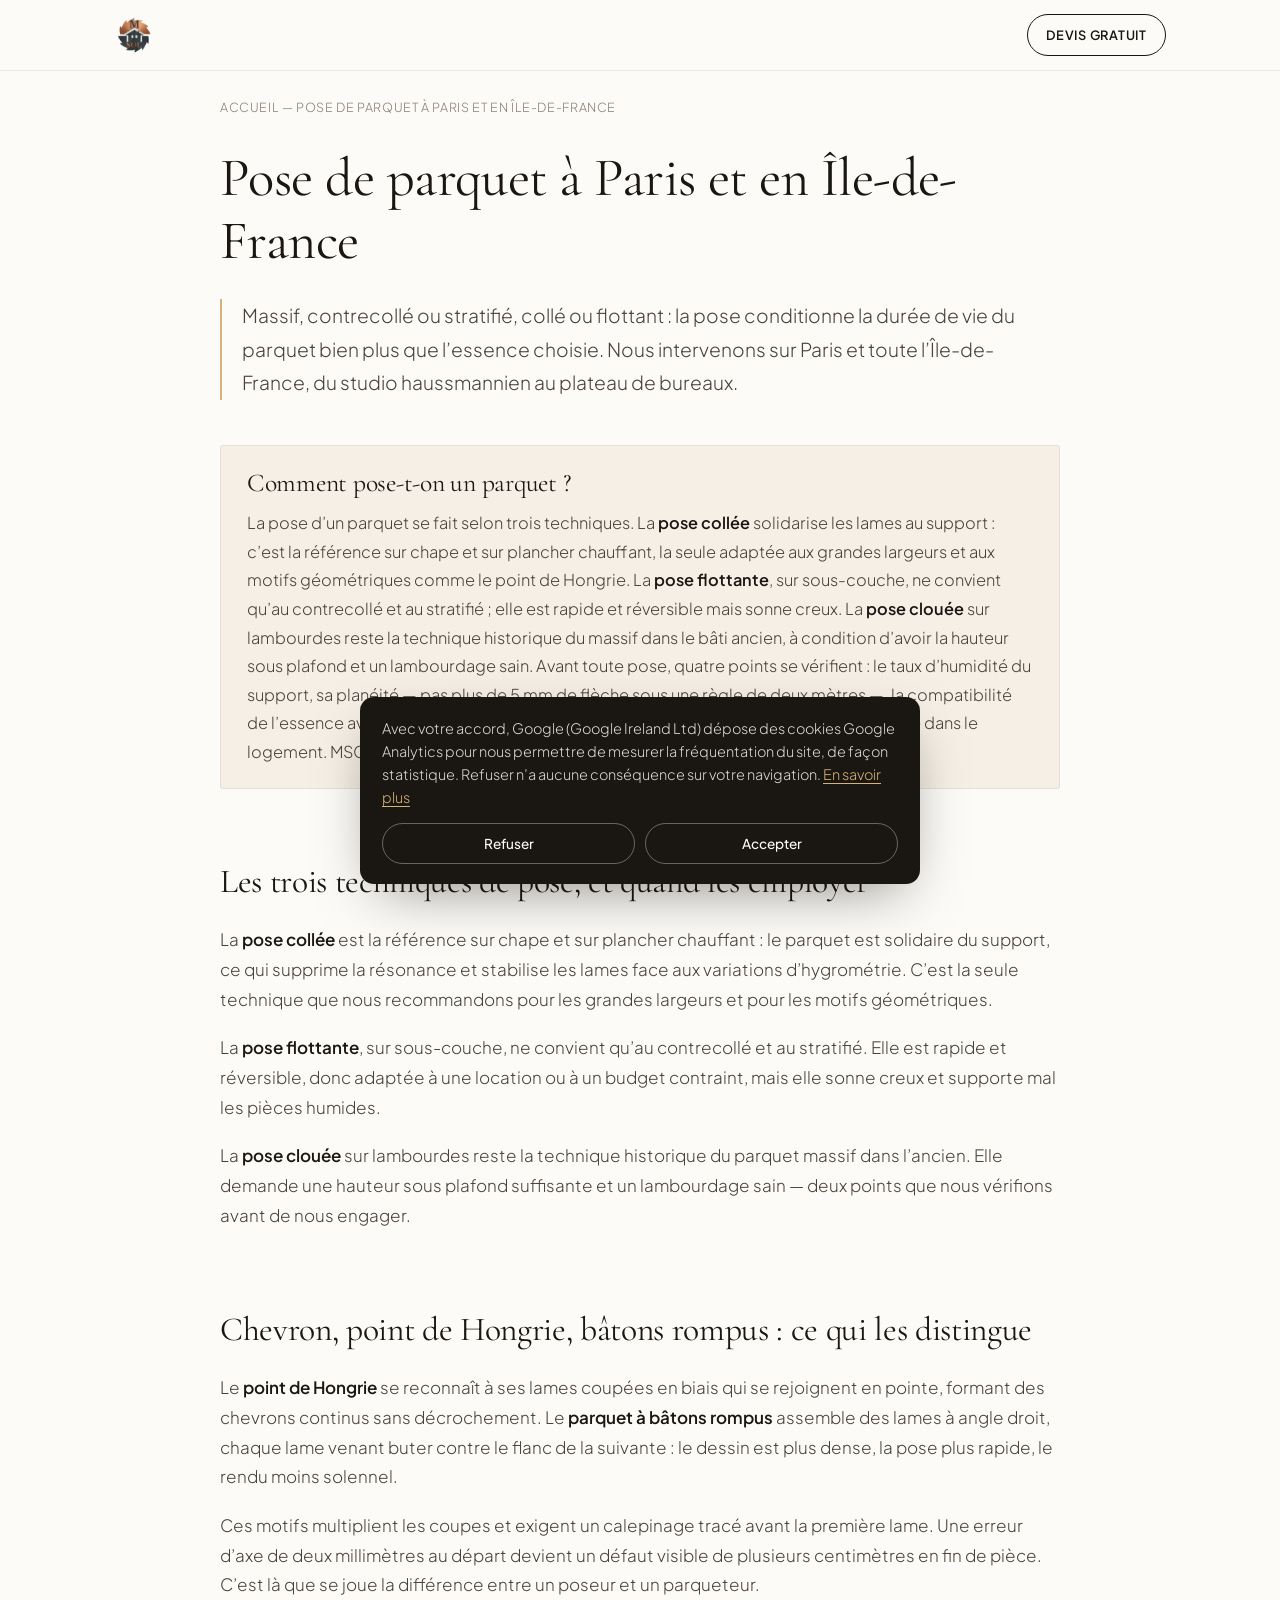
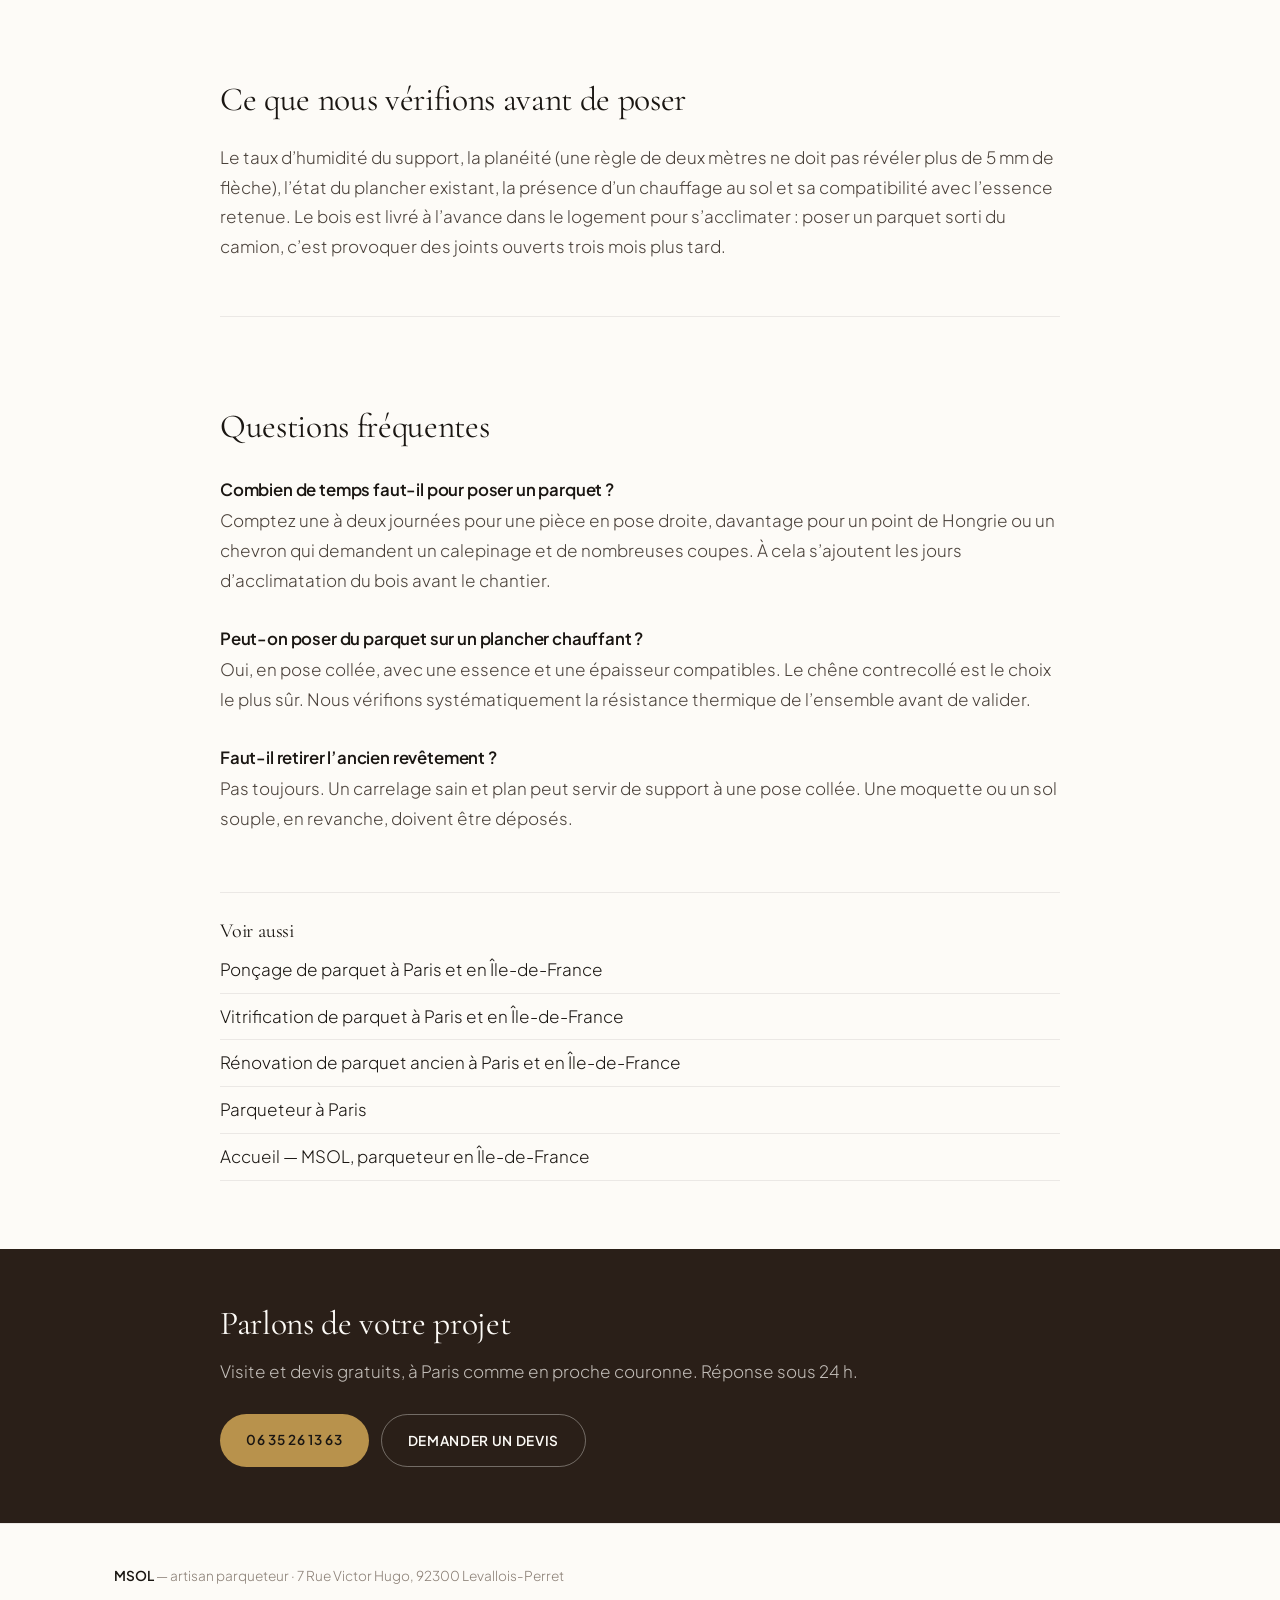
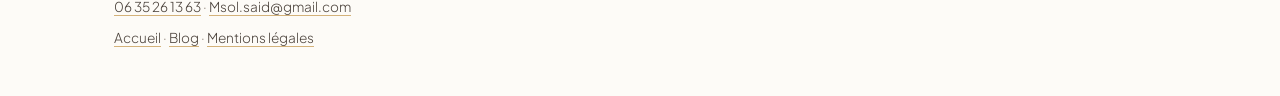
<file: services/pose-de-parquet/index.html>
<!DOCTYPE html>
<html lang="fr">
<head>
<meta charset="UTF-8" />
<meta name="viewport" content="width=device-width, initial-scale=1.0, viewport-fit=cover" />
<title>Pose de parquet à Paris et en Île-de-France — MSOL parqueteur</title>
<meta name="description" content="Pose de parquet massif, contrecollé, stratifié : chevron, point de Hongrie, bâtons rompus. Artisan parqueteur à Paris et en Île-de-France. Devis gratuit." />
<meta name="robots" content="index, follow, max-image-preview:large, max-snippet:-1" />
<link rel="canonical" href="https://msol92.com/services/pose-de-parquet/" />
<meta name="theme-color" content="#0E0B08" />
<link rel="icon" type="image/png" href="/images/logo-msol-sm.png" />
<link rel="apple-touch-icon" href="/images/logo-msol-sm.png" />
<meta property="og:type" content="article" />
<meta property="og:site_name" content="MSOL" />
<meta property="og:locale" content="fr_FR" />
<meta property="og:title" content="Pose de parquet à Paris et en Île-de-France — MSOL parqueteur" />
<meta property="og:description" content="Pose de parquet massif, contrecollé, stratifié : chevron, point de Hongrie, bâtons rompus. Artisan parqueteur à Paris et en Île-de-France. Devis gratuit." />
<meta property="og:url" content="https://msol92.com/services/pose-de-parquet/" />
<meta property="og:image" content="https://msol92.com/images/hero-bg-1920.webp" />
<meta name="twitter:card" content="summary_large_image" />
<meta name="twitter:title" content="Pose de parquet à Paris et en Île-de-France — MSOL parqueteur" />
<meta name="twitter:description" content="Pose de parquet massif, contrecollé, stratifié : chevron, point de Hongrie, bâtons rompus. Artisan parqueteur à Paris et en Île-de-France. Devis gratuit." />
<meta name="twitter:image" content="https://msol92.com/images/hero-bg-1920.webp" />
<link rel="stylesheet" href="/fonts/fonts.css" />
<style>
*,*::before,*::after{box-sizing:border-box;margin:0;padding:0}
:root{--cream:#FDFBF7;--cream-2:#F5EFE5;--ink:#1A1612;--ink-soft:#4A413A;--ink-mute:#8A7F75;
--espresso:#2A1F18;--gold:#B8924C;--gold-soft:#D4B27A;--hairline:rgba(26,22,18,.08)}
html{-webkit-text-size-adjust:100%;scroll-behavior:smooth}
@media (prefers-reduced-motion:reduce){html{scroll-behavior:auto}}
body{font-family:'Plus Jakarta Sans',system-ui,-apple-system,Segoe UI,sans-serif;font-weight:300;
background:var(--cream);color:var(--ink-soft);line-height:1.75;font-size:1.0625rem;
-webkit-font-smoothing:antialiased}
img{max-width:100%;height:auto;display:block}
a{color:inherit}
.wrap{max-width:74ch;margin:0 auto;padding:0 24px}
h1,h2,h3{font-family:'Cormorant Garamond',Georgia,serif;font-weight:400;color:var(--ink);
line-height:1.15;letter-spacing:-.01em}
h1{font-size:clamp(2.1rem,5.5vw,3.4rem);margin-bottom:.5em}
h2{font-size:clamp(1.5rem,3.4vw,2.1rem);margin:2.4em 0 .7em}
h3{font-size:1.2rem;font-family:'Plus Jakarta Sans',sans-serif;font-weight:600;margin:2em 0 .4em}
p{margin-bottom:1.1em}
p a{color:var(--ink);text-decoration:underline;text-decoration-color:var(--gold-soft);
text-underline-offset:3px}
p a:hover{text-decoration-color:var(--gold)}
strong{font-weight:600;color:var(--ink)}
.site-head{border-bottom:1px solid var(--hairline);background:var(--cream);position:sticky;top:0;z-index:10}
.site-head .wrap{max-width:1100px;display:flex;align-items:center;justify-content:space-between;
gap:16px;padding-top:14px;padding-bottom:14px}
.site-head img{width:40px;height:40px}
.head-cta{font-size:.8rem;font-weight:600;letter-spacing:.06em;text-transform:uppercase;
text-decoration:none;color:var(--ink);border:1px solid var(--ink);border-radius:100px;
padding:9px 18px;white-space:nowrap;transition:background .2s,color .2s}
.head-cta:hover{background:var(--ink);color:var(--cream)}
.crumb{font-size:.78rem;letter-spacing:.05em;text-transform:uppercase;color:var(--ink-mute);
padding:26px 0 0}
.crumb a{text-decoration:none;color:var(--ink-mute)}
.crumb a:hover{color:var(--gold)}
.hero{padding:14px 0 8px}
.lead{font-size:1.2rem;color:var(--ink-soft);border-left:2px solid var(--gold-soft);
padding-left:20px;margin:1.4em 0 0}
.hero+h2{margin-top:1.6em}
.brief{background:var(--cream-2);border:1px solid rgba(26,22,18,.07);border-radius:3px;
padding:22px 26px;margin:2.2em 0 .6em}
.brief h2{margin:0 0 .45em;font-size:clamp(1.25rem,2.6vw,1.6rem)}
.brief p{margin:0;font-size:1.02rem}
.brief+h2{margin-top:2.2em}
.faq{margin-top:3.2em;border-top:1px solid var(--hairline);padding-top:.6em}
.faq h3{font-size:1.05rem}
.cta-band{background:var(--espresso);color:var(--cream);margin-top:4em;padding:56px 0}
.cta-band h2{color:var(--cream);margin:0 0 .4em}
.cta-band p{color:rgba(253,251,247,.72)}
.cta-btns{display:flex;flex-wrap:wrap;gap:12px;margin-top:1.6em}
.btn{display:inline-block;text-decoration:none;border-radius:100px;padding:14px 26px;
font-size:.85rem;font-weight:600;letter-spacing:.05em;text-transform:uppercase}
.btn-gold{background:var(--gold);color:#1A1612}
.btn-gold:hover{background:var(--gold-soft)}
.btn-ghost{border:1px solid rgba(253,251,247,.35);color:var(--cream)}
.btn-ghost:hover{border-color:var(--cream)}
.also{margin-top:3.4em;border-top:1px solid var(--hairline);padding-top:1.6em}
.also h2{font-size:1.25rem;margin:0 0 .6em}
.also ul{list-style:none;display:grid;gap:8px}
.also a{text-decoration:none;color:var(--ink);border-bottom:1px solid var(--hairline);
padding-bottom:8px;display:block}
.also a:hover{color:var(--gold)}
.site-foot{border-top:1px solid var(--hairline);margin-top:0;padding:40px 0;
font-size:.85rem;color:var(--ink-mute)}
.site-foot .wrap{max-width:1100px}
.site-foot a{color:var(--ink-soft)}
.site-foot p{margin-bottom:.5em}
</style>
<script type="application/ld+json">
{
  "@context": "https://schema.org",
  "@graph": [
    {
      "@type": "Service",
      "@id": "https://msol92.com/services/pose-de-parquet/#service",
      "name": "Pose de parquet",
      "serviceType": "Pose de parquet",
      "provider": {
        "@type": "HomeAndConstructionBusiness",
        "@id": "https://msol92.com/#organization",
        "name": "MSOL",
        "legalName": "MSOL",
        "url": "https://msol92.com/",
        "telephone": "+33635261363",
        "email": "Msol.said@gmail.com",
        "address": {
          "@type": "PostalAddress",
          "streetAddress": "7 Rue Victor Hugo",
          "addressLocality": "Levallois-Perret",
          "postalCode": "92300",
          "addressRegion": "Île-de-France",
          "addressCountry": "FR"
        }
      },
      "areaServed": [
        {
          "@type": "City",
          "name": "Paris",
          "sameAs": "https://fr.wikipedia.org/wiki/Paris"
        },
        {
          "@type": "City",
          "name": "Levallois-Perret",
          "sameAs": "https://fr.wikipedia.org/wiki/Levallois-Perret"
        },
        {
          "@type": "City",
          "name": "Neuilly-sur-Seine",
          "sameAs": "https://fr.wikipedia.org/wiki/Neuilly-sur-Seine"
        },
        {
          "@type": "City",
          "name": "Boulogne-Billancourt",
          "sameAs": "https://fr.wikipedia.org/wiki/Boulogne-Billancourt"
        },
        {
          "@type": "AdministrativeArea",
          "name": "Hauts-de-Seine",
          "sameAs": "https://fr.wikipedia.org/wiki/Hauts-de-Seine"
        },
        {
          "@type": "AdministrativeArea",
          "name": "Île-de-France",
          "sameAs": "https://fr.wikipedia.org/wiki/%C3%8Ele-de-France"
        }
      ],
      "url": "https://msol92.com/services/pose-de-parquet/",
      "dateModified": "2026-10-16"
    },
    {
      "@type": "BreadcrumbList",
      "itemListElement": [
        {
          "@type": "ListItem",
          "position": 1,
          "name": "Accueil",
          "item": "https://msol92.com/"
        },
        {
          "@type": "ListItem",
          "position": 2,
          "name": "Pose de parquet à Paris et en Île-de-France",
          "item": "https://msol92.com/services/pose-de-parquet/"
        }
      ]
    },
    {
      "@type": "FAQPage",
      "@id": "https://msol92.com/services/pose-de-parquet/#faq",
      "mainEntity": [
        {
          "@type": "Question",
          "name": "Combien de temps faut-il pour poser un parquet ?",
          "acceptedAnswer": {
            "@type": "Answer",
            "text": "Comptez une à deux journées pour une pièce en pose droite, davantage pour un point de Hongrie ou un chevron qui demandent un calepinage et de nombreuses coupes. À cela s’ajoutent les jours d’acclimatation du bois avant le chantier."
          }
        },
        {
          "@type": "Question",
          "name": "Peut-on poser du parquet sur un plancher chauffant ?",
          "acceptedAnswer": {
            "@type": "Answer",
            "text": "Oui, en pose collée, avec une essence et une épaisseur compatibles. Le chêne contrecollé est le choix le plus sûr. Nous vérifions systématiquement la résistance thermique de l’ensemble avant de valider."
          }
        },
        {
          "@type": "Question",
          "name": "Faut-il retirer l’ancien revêtement ?",
          "acceptedAnswer": {
            "@type": "Answer",
            "text": "Pas toujours. Un carrelage sain et plan peut servir de support à une pose collée. Une moquette ou un sol souple, en revanche, doivent être déposés."
          }
        }
      ]
    }
  ]
}
</script>
<!-- Google Analytics : chargé seulement après consentement (consent.js) -->
<script src="/consent.js" defer></script>
</head>
<body>
<!-- Page générée par build-pages.mjs — éditer content/pages.mjs, pas ce fichier. -->
<header class="site-head">
  <div class="wrap">
    <a href="/" aria-label="MSOL — accueil"><img src="/images/logo-msol-sm.png" alt="MSOL" width="40" height="40" /></a>
    <a class="head-cta" href="/#quote">Devis gratuit</a>
  </div>
</header>

<main>
  <div class="wrap">
    <p class="crumb"><a href="/">Accueil</a> — Pose de parquet à Paris et en Île-de-France</p>
    <div class="hero">
      <h1>Pose de parquet à Paris et en Île-de-France</h1>
      <p class="lead">Massif, contrecollé ou stratifié, collé ou flottant : la pose conditionne la durée de vie du parquet bien plus que l’essence choisie. Nous intervenons sur Paris et toute l’Île-de-France, du studio haussmannien au plateau de bureaux.</p>
    </div>

<section class="brief">
<h2>Comment pose-t-on un parquet ?</h2>
<p>La pose d’un parquet se fait selon trois techniques. La <strong>pose collée</strong> solidarise les lames au support : c’est la référence sur chape et sur plancher chauffant, la seule adaptée aux grandes largeurs et aux motifs géométriques comme le point de Hongrie. La <strong>pose flottante</strong>, sur sous-couche, ne convient qu’au contrecollé et au stratifié ; elle est rapide et réversible mais sonne creux. La <strong>pose clouée</strong> sur lambourdes reste la technique historique du massif dans le bâti ancien, à condition d’avoir la hauteur sous plafond et un lambourdage sain. Avant toute pose, quatre points se vérifient : le taux d’humidité du support, sa planéité — pas plus de 5 mm de flèche sous une règle de deux mètres —, la compatibilité de l’essence avec un éventuel chauffage au sol, et l’acclimatation du bois, livré à l’avance dans le logement. MSOL réalise ces poses à Paris et en Île-de-France.</p>
</section>

<h2>Les trois techniques de pose, et quand les employer</h2>
<p>La <strong>pose collée</strong> est la référence sur chape et sur plancher chauffant : le parquet est solidaire du support, ce qui supprime la résonance et stabilise les lames face aux variations d’hygrométrie. C’est la seule technique que nous recommandons pour les grandes largeurs et pour les motifs géométriques.</p>
<p>La <strong>pose flottante</strong>, sur sous-couche, ne convient qu’au contrecollé et au stratifié. Elle est rapide et réversible, donc adaptée à une location ou à un budget contraint, mais elle sonne creux et supporte mal les pièces humides.</p>
<p>La <strong>pose clouée</strong> sur lambourdes reste la technique historique du parquet massif dans l’ancien. Elle demande une hauteur sous plafond suffisante et un lambourdage sain — deux points que nous vérifions avant de nous engager.</p>

<h2>Chevron, point de Hongrie, bâtons rompus : ce qui les distingue</h2>
<p>Le <strong>point de Hongrie</strong> se reconnaît à ses lames coupées en biais qui se rejoignent en pointe, formant des chevrons continus sans décrochement. Le <strong>parquet à bâtons rompus</strong> assemble des lames à angle droit, chaque lame venant buter contre le flanc de la suivante : le dessin est plus dense, la pose plus rapide, le rendu moins solennel.</p>
<p>Ces motifs multiplient les coupes et exigent un calepinage tracé avant la première lame. Une erreur d’axe de deux millimètres au départ devient un défaut visible de plusieurs centimètres en fin de pièce. C’est là que se joue la différence entre un poseur et un parqueteur.</p>

<h2>Ce que nous vérifions avant de poser</h2>
<p>Le taux d’humidité du support, la planéité (une règle de deux mètres ne doit pas révéler plus de 5 mm de flèche), l’état du plancher existant, la présence d’un chauffage au sol et sa compatibilité avec l’essence retenue. Le bois est livré à l’avance dans le logement pour s’acclimater : poser un parquet sorti du camion, c’est provoquer des joints ouverts trois mois plus tard.</p>

<section class="faq">
<h2>Questions fréquentes</h2>
<h3>Combien de temps faut-il pour poser un parquet ?</h3>
<p>Comptez une à deux journées pour une pièce en pose droite, davantage pour un point de Hongrie ou un chevron qui demandent un calepinage et de nombreuses coupes. À cela s’ajoutent les jours d’acclimatation du bois avant le chantier.</p>
<h3>Peut-on poser du parquet sur un plancher chauffant ?</h3>
<p>Oui, en pose collée, avec une essence et une épaisseur compatibles. Le chêne contrecollé est le choix le plus sûr. Nous vérifions systématiquement la résistance thermique de l’ensemble avant de valider.</p>
<h3>Faut-il retirer l’ancien revêtement ?</h3>
<p>Pas toujours. Un carrelage sain et plan peut servir de support à une pose collée. Une moquette ou un sol souple, en revanche, doivent être déposés.</p>
</section>

    <section class="also">
      <h2>Voir aussi</h2>
      <ul>
<li><a href="/services/poncage-parquet/">Ponçage de parquet à Paris et en Île-de-France</a></li>
<li><a href="/services/vitrification-parquet/">Vitrification de parquet à Paris et en Île-de-France</a></li>
<li><a href="/services/renovation-parquet/">Rénovation de parquet ancien à Paris et en Île-de-France</a></li>
<li><a href="/parqueteur-paris/">Parqueteur à Paris</a></li>
        <li><a href="/">Accueil — MSOL, parqueteur en Île-de-France</a></li>
      </ul>
    </section>
  </div>

  <section class="cta-band">
    <div class="wrap">
      <h2>Parlons de votre projet</h2>
      <p>Visite et devis gratuits, à Paris comme en proche couronne. Réponse sous 24 h.</p>
      <div class="cta-btns">
        <a class="btn btn-gold" href="tel:+33635261363">06 35 26 13 63</a>
        <a class="btn btn-ghost" href="/#quote">Demander un devis</a>
      </div>
    </div>
  </section>
</main>

<footer class="site-foot">
  <div class="wrap">
    <p><strong>MSOL</strong> — artisan parqueteur · 7 Rue Victor Hugo, 92300 Levallois-Perret</p>
    <p><a href="tel:+33635261363">06 35 26 13 63</a> · <a href="mailto:Msol.said@gmail.com">Msol.said@gmail.com</a></p>
    <p><a href="/">Accueil</a> · <a href="/blog/">Blog</a> · <a href="/#legal">Mentions légales</a></p>
  </div>
</footer>
</body>
</html>
</file>
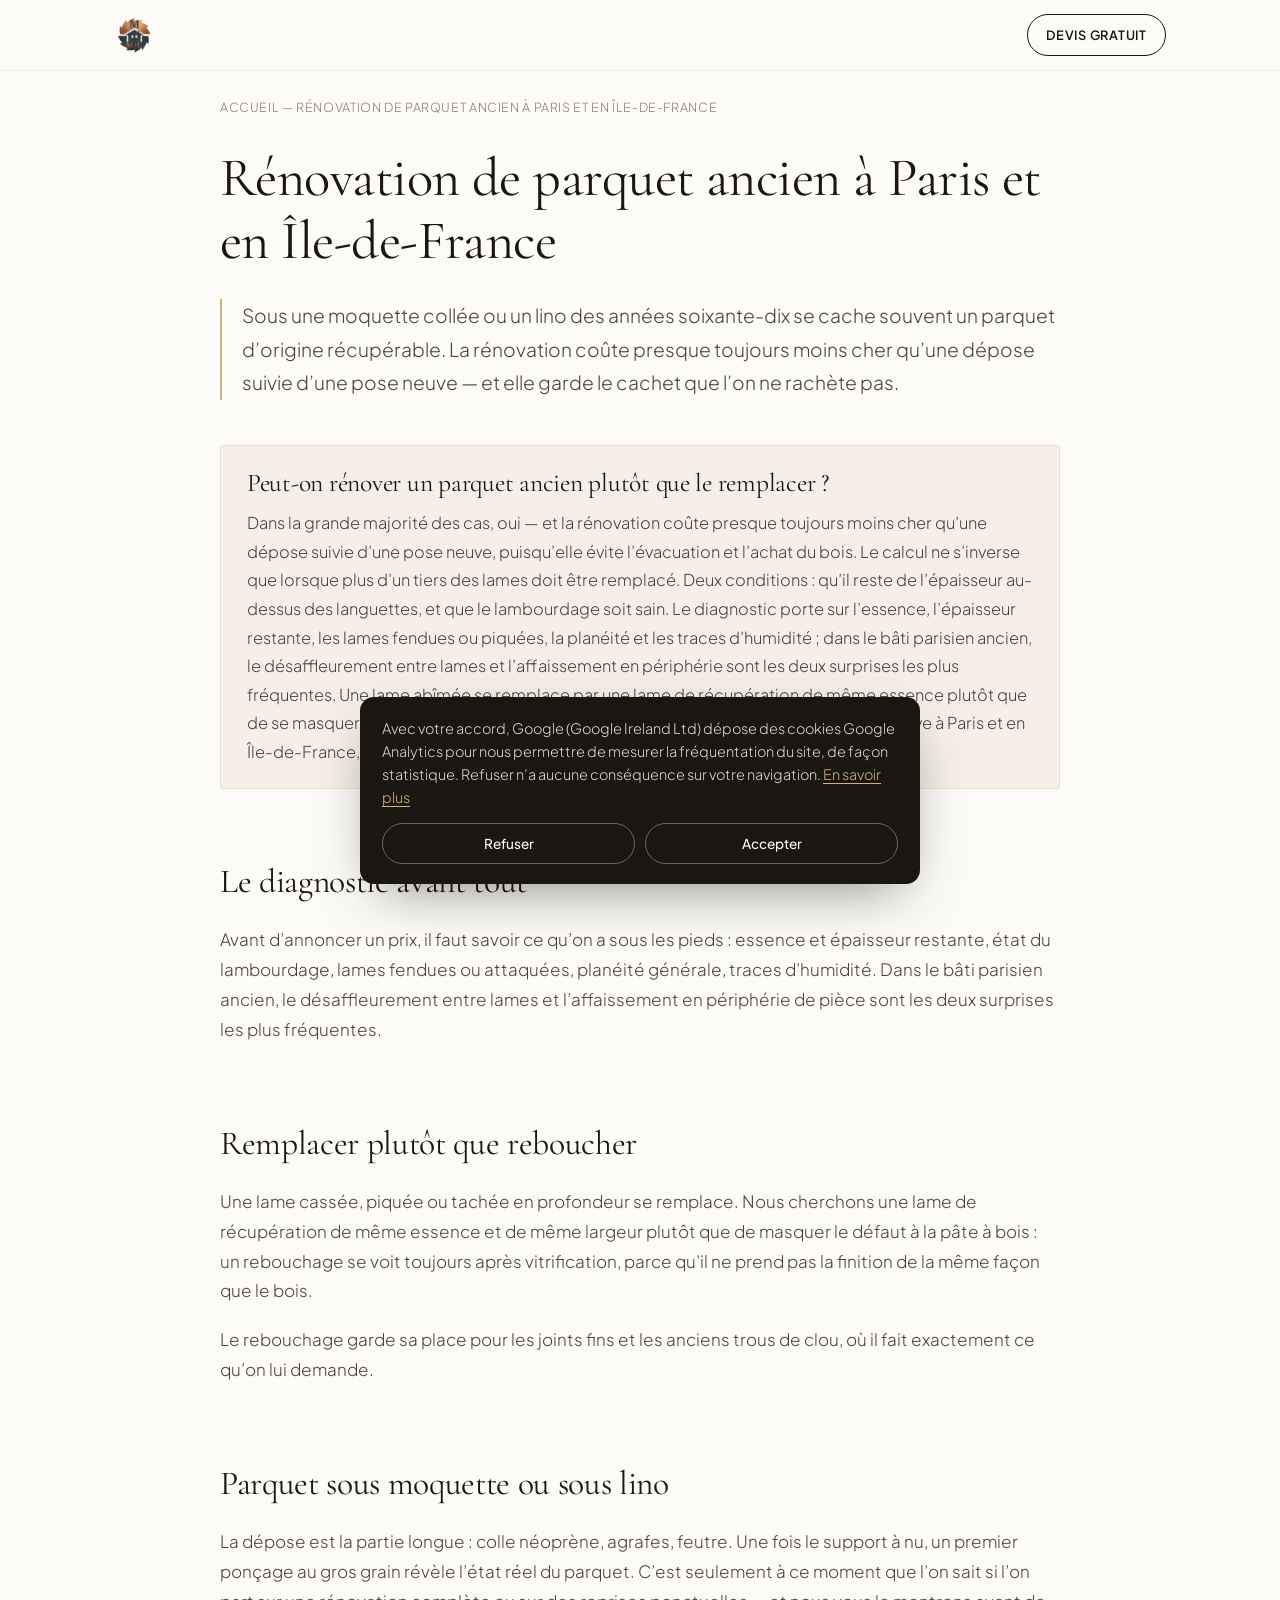
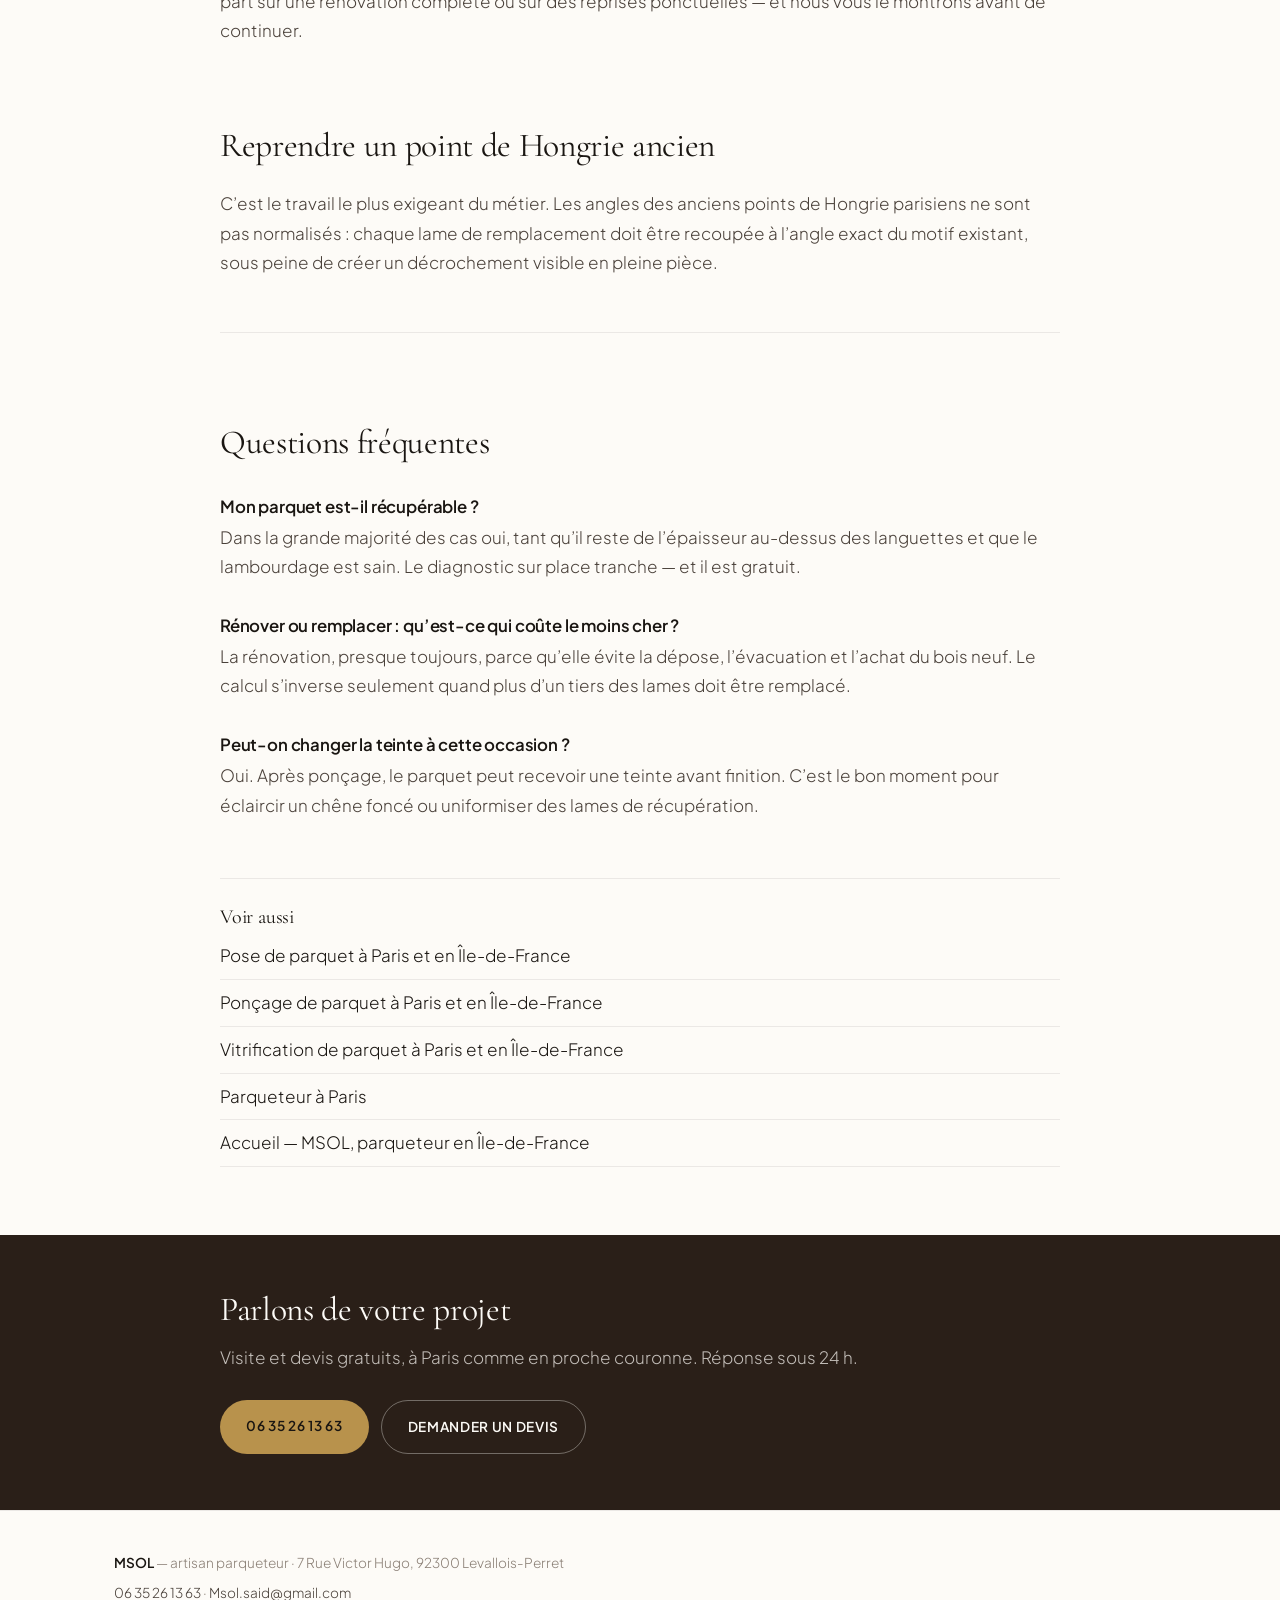
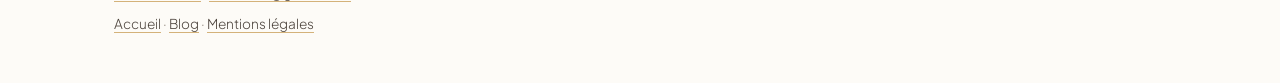
<file: services/renovation-parquet/index.html>
<!DOCTYPE html>
<html lang="fr">
<head>
<meta charset="UTF-8" />
<meta name="viewport" content="width=device-width, initial-scale=1.0, viewport-fit=cover" />
<title>Rénovation de parquet ancien à Paris — MSOL parqueteur</title>
<meta name="description" content="Rénovation de parquet ancien : remplacement de lames, rebouchage, reprise de point de Hongrie, parquet sous moquette. Paris et Île-de-France." />
<meta name="robots" content="index, follow, max-image-preview:large, max-snippet:-1" />
<link rel="canonical" href="https://msol92.com/services/renovation-parquet/" />
<meta name="theme-color" content="#0E0B08" />
<link rel="icon" type="image/png" href="/images/logo-msol-sm.png" />
<link rel="apple-touch-icon" href="/images/logo-msol-sm.png" />
<meta property="og:type" content="article" />
<meta property="og:site_name" content="MSOL" />
<meta property="og:locale" content="fr_FR" />
<meta property="og:title" content="Rénovation de parquet ancien à Paris — MSOL parqueteur" />
<meta property="og:description" content="Rénovation de parquet ancien : remplacement de lames, rebouchage, reprise de point de Hongrie, parquet sous moquette. Paris et Île-de-France." />
<meta property="og:url" content="https://msol92.com/services/renovation-parquet/" />
<meta property="og:image" content="https://msol92.com/images/hero-bg-1920.webp" />
<meta name="twitter:card" content="summary_large_image" />
<meta name="twitter:title" content="Rénovation de parquet ancien à Paris — MSOL parqueteur" />
<meta name="twitter:description" content="Rénovation de parquet ancien : remplacement de lames, rebouchage, reprise de point de Hongrie, parquet sous moquette. Paris et Île-de-France." />
<meta name="twitter:image" content="https://msol92.com/images/hero-bg-1920.webp" />
<link rel="stylesheet" href="/fonts/fonts.css" />
<style>
*,*::before,*::after{box-sizing:border-box;margin:0;padding:0}
:root{--cream:#FDFBF7;--cream-2:#F5EFE5;--ink:#1A1612;--ink-soft:#4A413A;--ink-mute:#8A7F75;
--espresso:#2A1F18;--gold:#B8924C;--gold-soft:#D4B27A;--hairline:rgba(26,22,18,.08)}
html{-webkit-text-size-adjust:100%;scroll-behavior:smooth}
@media (prefers-reduced-motion:reduce){html{scroll-behavior:auto}}
body{font-family:'Plus Jakarta Sans',system-ui,-apple-system,Segoe UI,sans-serif;font-weight:300;
background:var(--cream);color:var(--ink-soft);line-height:1.75;font-size:1.0625rem;
-webkit-font-smoothing:antialiased}
img{max-width:100%;height:auto;display:block}
a{color:inherit}
.wrap{max-width:74ch;margin:0 auto;padding:0 24px}
h1,h2,h3{font-family:'Cormorant Garamond',Georgia,serif;font-weight:400;color:var(--ink);
line-height:1.15;letter-spacing:-.01em}
h1{font-size:clamp(2.1rem,5.5vw,3.4rem);margin-bottom:.5em}
h2{font-size:clamp(1.5rem,3.4vw,2.1rem);margin:2.4em 0 .7em}
h3{font-size:1.2rem;font-family:'Plus Jakarta Sans',sans-serif;font-weight:600;margin:2em 0 .4em}
p{margin-bottom:1.1em}
p a{color:var(--ink);text-decoration:underline;text-decoration-color:var(--gold-soft);
text-underline-offset:3px}
p a:hover{text-decoration-color:var(--gold)}
strong{font-weight:600;color:var(--ink)}
.site-head{border-bottom:1px solid var(--hairline);background:var(--cream);position:sticky;top:0;z-index:10}
.site-head .wrap{max-width:1100px;display:flex;align-items:center;justify-content:space-between;
gap:16px;padding-top:14px;padding-bottom:14px}
.site-head img{width:40px;height:40px}
.head-cta{font-size:.8rem;font-weight:600;letter-spacing:.06em;text-transform:uppercase;
text-decoration:none;color:var(--ink);border:1px solid var(--ink);border-radius:100px;
padding:9px 18px;white-space:nowrap;transition:background .2s,color .2s}
.head-cta:hover{background:var(--ink);color:var(--cream)}
.crumb{font-size:.78rem;letter-spacing:.05em;text-transform:uppercase;color:var(--ink-mute);
padding:26px 0 0}
.crumb a{text-decoration:none;color:var(--ink-mute)}
.crumb a:hover{color:var(--gold)}
.hero{padding:14px 0 8px}
.lead{font-size:1.2rem;color:var(--ink-soft);border-left:2px solid var(--gold-soft);
padding-left:20px;margin:1.4em 0 0}
.hero+h2{margin-top:1.6em}
.brief{background:var(--cream-2);border:1px solid rgba(26,22,18,.07);border-radius:3px;
padding:22px 26px;margin:2.2em 0 .6em}
.brief h2{margin:0 0 .45em;font-size:clamp(1.25rem,2.6vw,1.6rem)}
.brief p{margin:0;font-size:1.02rem}
.brief+h2{margin-top:2.2em}
.faq{margin-top:3.2em;border-top:1px solid var(--hairline);padding-top:.6em}
.faq h3{font-size:1.05rem}
.cta-band{background:var(--espresso);color:var(--cream);margin-top:4em;padding:56px 0}
.cta-band h2{color:var(--cream);margin:0 0 .4em}
.cta-band p{color:rgba(253,251,247,.72)}
.cta-btns{display:flex;flex-wrap:wrap;gap:12px;margin-top:1.6em}
.btn{display:inline-block;text-decoration:none;border-radius:100px;padding:14px 26px;
font-size:.85rem;font-weight:600;letter-spacing:.05em;text-transform:uppercase}
.btn-gold{background:var(--gold);color:#1A1612}
.btn-gold:hover{background:var(--gold-soft)}
.btn-ghost{border:1px solid rgba(253,251,247,.35);color:var(--cream)}
.btn-ghost:hover{border-color:var(--cream)}
.also{margin-top:3.4em;border-top:1px solid var(--hairline);padding-top:1.6em}
.also h2{font-size:1.25rem;margin:0 0 .6em}
.also ul{list-style:none;display:grid;gap:8px}
.also a{text-decoration:none;color:var(--ink);border-bottom:1px solid var(--hairline);
padding-bottom:8px;display:block}
.also a:hover{color:var(--gold)}
.site-foot{border-top:1px solid var(--hairline);margin-top:0;padding:40px 0;
font-size:.85rem;color:var(--ink-mute)}
.site-foot .wrap{max-width:1100px}
.site-foot a{color:var(--ink-soft)}
.site-foot p{margin-bottom:.5em}
</style>
<script type="application/ld+json">
{
  "@context": "https://schema.org",
  "@graph": [
    {
      "@type": "Service",
      "@id": "https://msol92.com/services/renovation-parquet/#service",
      "name": "Rénovation de parquet",
      "serviceType": "Rénovation de parquet",
      "provider": {
        "@type": "HomeAndConstructionBusiness",
        "@id": "https://msol92.com/#organization",
        "name": "MSOL",
        "legalName": "MSOL",
        "url": "https://msol92.com/",
        "telephone": "+33635261363",
        "email": "Msol.said@gmail.com",
        "address": {
          "@type": "PostalAddress",
          "streetAddress": "7 Rue Victor Hugo",
          "addressLocality": "Levallois-Perret",
          "postalCode": "92300",
          "addressRegion": "Île-de-France",
          "addressCountry": "FR"
        }
      },
      "areaServed": [
        {
          "@type": "City",
          "name": "Paris",
          "sameAs": "https://fr.wikipedia.org/wiki/Paris"
        },
        {
          "@type": "City",
          "name": "Levallois-Perret",
          "sameAs": "https://fr.wikipedia.org/wiki/Levallois-Perret"
        },
        {
          "@type": "City",
          "name": "Neuilly-sur-Seine",
          "sameAs": "https://fr.wikipedia.org/wiki/Neuilly-sur-Seine"
        },
        {
          "@type": "City",
          "name": "Boulogne-Billancourt",
          "sameAs": "https://fr.wikipedia.org/wiki/Boulogne-Billancourt"
        },
        {
          "@type": "AdministrativeArea",
          "name": "Hauts-de-Seine",
          "sameAs": "https://fr.wikipedia.org/wiki/Hauts-de-Seine"
        },
        {
          "@type": "AdministrativeArea",
          "name": "Île-de-France",
          "sameAs": "https://fr.wikipedia.org/wiki/%C3%8Ele-de-France"
        }
      ],
      "url": "https://msol92.com/services/renovation-parquet/",
      "dateModified": "2026-10-16"
    },
    {
      "@type": "BreadcrumbList",
      "itemListElement": [
        {
          "@type": "ListItem",
          "position": 1,
          "name": "Accueil",
          "item": "https://msol92.com/"
        },
        {
          "@type": "ListItem",
          "position": 2,
          "name": "Rénovation de parquet ancien à Paris et en Île-de-France",
          "item": "https://msol92.com/services/renovation-parquet/"
        }
      ]
    },
    {
      "@type": "FAQPage",
      "@id": "https://msol92.com/services/renovation-parquet/#faq",
      "mainEntity": [
        {
          "@type": "Question",
          "name": "Mon parquet est-il récupérable ?",
          "acceptedAnswer": {
            "@type": "Answer",
            "text": "Dans la grande majorité des cas oui, tant qu’il reste de l’épaisseur au-dessus des languettes et que le lambourdage est sain. Le diagnostic sur place tranche — et il est gratuit."
          }
        },
        {
          "@type": "Question",
          "name": "Rénover ou remplacer : qu’est-ce qui coûte le moins cher ?",
          "acceptedAnswer": {
            "@type": "Answer",
            "text": "La rénovation, presque toujours, parce qu’elle évite la dépose, l’évacuation et l’achat du bois neuf. Le calcul s’inverse seulement quand plus d’un tiers des lames doit être remplacé."
          }
        },
        {
          "@type": "Question",
          "name": "Peut-on changer la teinte à cette occasion ?",
          "acceptedAnswer": {
            "@type": "Answer",
            "text": "Oui. Après ponçage, le parquet peut recevoir une teinte avant finition. C’est le bon moment pour éclaircir un chêne foncé ou uniformiser des lames de récupération."
          }
        }
      ]
    }
  ]
}
</script>
<!-- Google Analytics : chargé seulement après consentement (consent.js) -->
<script src="/consent.js" defer></script>
</head>
<body>
<!-- Page générée par build-pages.mjs — éditer content/pages.mjs, pas ce fichier. -->
<header class="site-head">
  <div class="wrap">
    <a href="/" aria-label="MSOL — accueil"><img src="/images/logo-msol-sm.png" alt="MSOL" width="40" height="40" /></a>
    <a class="head-cta" href="/#quote">Devis gratuit</a>
  </div>
</header>

<main>
  <div class="wrap">
    <p class="crumb"><a href="/">Accueil</a> — Rénovation de parquet ancien à Paris et en Île-de-France</p>
    <div class="hero">
      <h1>Rénovation de parquet ancien à Paris et en Île-de-France</h1>
      <p class="lead">Sous une moquette collée ou un lino des années soixante-dix se cache souvent un parquet d’origine récupérable. La rénovation coûte presque toujours moins cher qu’une dépose suivie d’une pose neuve — et elle garde le cachet que l’on ne rachète pas.</p>
    </div>

<section class="brief">
<h2>Peut-on rénover un parquet ancien plutôt que le remplacer ?</h2>
<p>Dans la grande majorité des cas, oui — et la rénovation coûte presque toujours moins cher qu’une dépose suivie d’une pose neuve, puisqu’elle évite l’évacuation et l’achat du bois. Le calcul ne s’inverse que lorsque plus d’un tiers des lames doit être remplacé. Deux conditions : qu’il reste de l’épaisseur au-dessus des languettes, et que le lambourdage soit sain. Le diagnostic porte sur l’essence, l’épaisseur restante, les lames fendues ou piquées, la planéité et les traces d’humidité ; dans le bâti parisien ancien, le désaffleurement entre lames et l’affaissement en périphérie sont les deux surprises les plus fréquentes. Une lame abîmée se remplace par une lame de récupération de même essence plutôt que de se masquer à la pâte à bois, qui ne prend pas la finition de la même façon. MSOL rénove à Paris et en Île-de-France, diagnostic gratuit.</p>
</section>

<h2>Le diagnostic avant tout</h2>
<p>Avant d’annoncer un prix, il faut savoir ce qu’on a sous les pieds : essence et épaisseur restante, état du lambourdage, lames fendues ou attaquées, planéité générale, traces d’humidité. Dans le bâti parisien ancien, le désaffleurement entre lames et l’affaissement en périphérie de pièce sont les deux surprises les plus fréquentes.</p>

<h2>Remplacer plutôt que reboucher</h2>
<p>Une lame cassée, piquée ou tachée en profondeur se remplace. Nous cherchons une lame de récupération de même essence et de même largeur plutôt que de masquer le défaut à la pâte à bois : un rebouchage se voit toujours après vitrification, parce qu’il ne prend pas la finition de la même façon que le bois.</p>
<p>Le rebouchage garde sa place pour les joints fins et les anciens trous de clou, où il fait exactement ce qu’on lui demande.</p>

<h2>Parquet sous moquette ou sous lino</h2>
<p>La dépose est la partie longue : colle néoprène, agrafes, feutre. Une fois le support à nu, un premier ponçage au gros grain révèle l’état réel du parquet. C’est seulement à ce moment que l’on sait si l’on part sur une rénovation complète ou sur des reprises ponctuelles — et nous vous le montrons avant de continuer.</p>

<h2>Reprendre un point de Hongrie ancien</h2>
<p>C’est le travail le plus exigeant du métier. Les angles des anciens points de Hongrie parisiens ne sont pas normalisés : chaque lame de remplacement doit être recoupée à l’angle exact du motif existant, sous peine de créer un décrochement visible en pleine pièce.</p>

<section class="faq">
<h2>Questions fréquentes</h2>
<h3>Mon parquet est-il récupérable ?</h3>
<p>Dans la grande majorité des cas oui, tant qu’il reste de l’épaisseur au-dessus des languettes et que le lambourdage est sain. Le diagnostic sur place tranche — et il est gratuit.</p>
<h3>Rénover ou remplacer : qu’est-ce qui coûte le moins cher ?</h3>
<p>La rénovation, presque toujours, parce qu’elle évite la dépose, l’évacuation et l’achat du bois neuf. Le calcul s’inverse seulement quand plus d’un tiers des lames doit être remplacé.</p>
<h3>Peut-on changer la teinte à cette occasion ?</h3>
<p>Oui. Après ponçage, le parquet peut recevoir une teinte avant finition. C’est le bon moment pour éclaircir un chêne foncé ou uniformiser des lames de récupération.</p>
</section>

    <section class="also">
      <h2>Voir aussi</h2>
      <ul>
<li><a href="/services/pose-de-parquet/">Pose de parquet à Paris et en Île-de-France</a></li>
<li><a href="/services/poncage-parquet/">Ponçage de parquet à Paris et en Île-de-France</a></li>
<li><a href="/services/vitrification-parquet/">Vitrification de parquet à Paris et en Île-de-France</a></li>
<li><a href="/parqueteur-paris/">Parqueteur à Paris</a></li>
        <li><a href="/">Accueil — MSOL, parqueteur en Île-de-France</a></li>
      </ul>
    </section>
  </div>

  <section class="cta-band">
    <div class="wrap">
      <h2>Parlons de votre projet</h2>
      <p>Visite et devis gratuits, à Paris comme en proche couronne. Réponse sous 24 h.</p>
      <div class="cta-btns">
        <a class="btn btn-gold" href="tel:+33635261363">06 35 26 13 63</a>
        <a class="btn btn-ghost" href="/#quote">Demander un devis</a>
      </div>
    </div>
  </section>
</main>

<footer class="site-foot">
  <div class="wrap">
    <p><strong>MSOL</strong> — artisan parqueteur · 7 Rue Victor Hugo, 92300 Levallois-Perret</p>
    <p><a href="tel:+33635261363">06 35 26 13 63</a> · <a href="mailto:Msol.said@gmail.com">Msol.said@gmail.com</a></p>
    <p><a href="/">Accueil</a> · <a href="/blog/">Blog</a> · <a href="/#legal">Mentions légales</a></p>
  </div>
</footer>
</body>
</html>
</file>
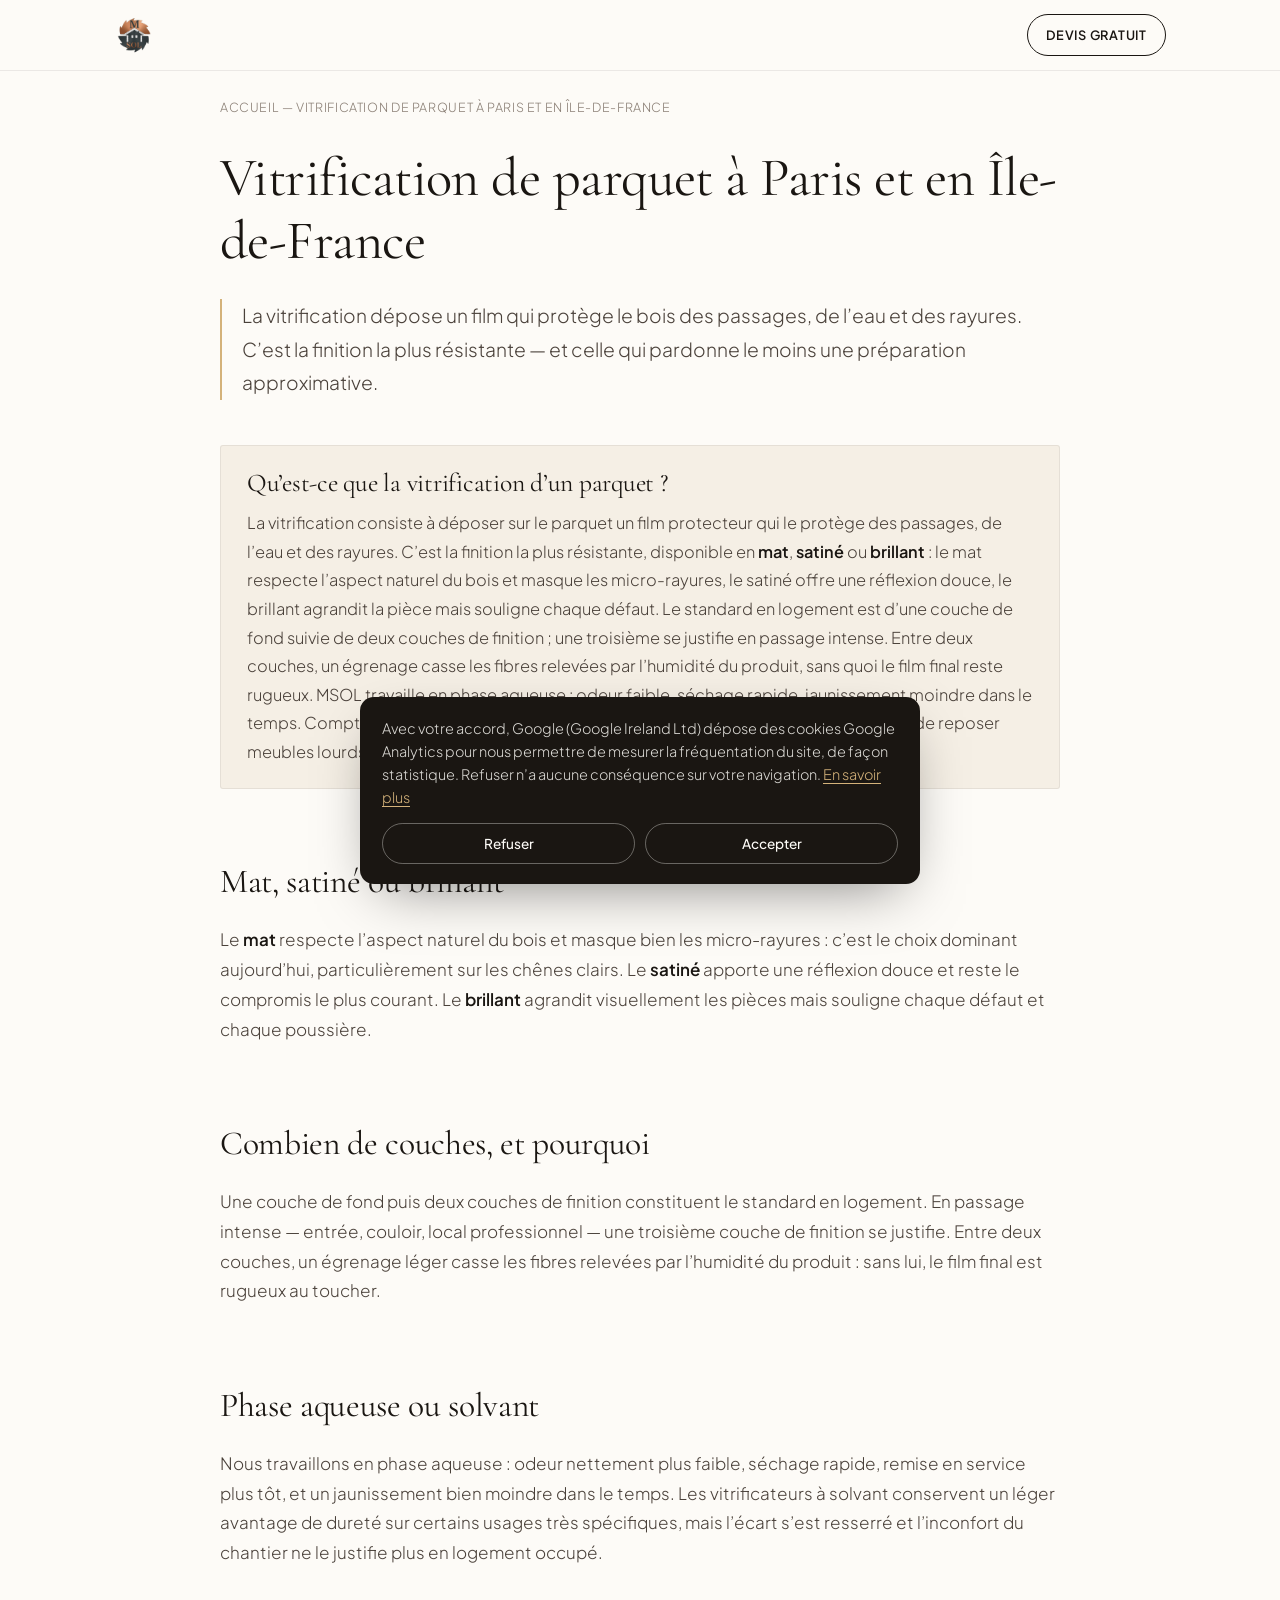
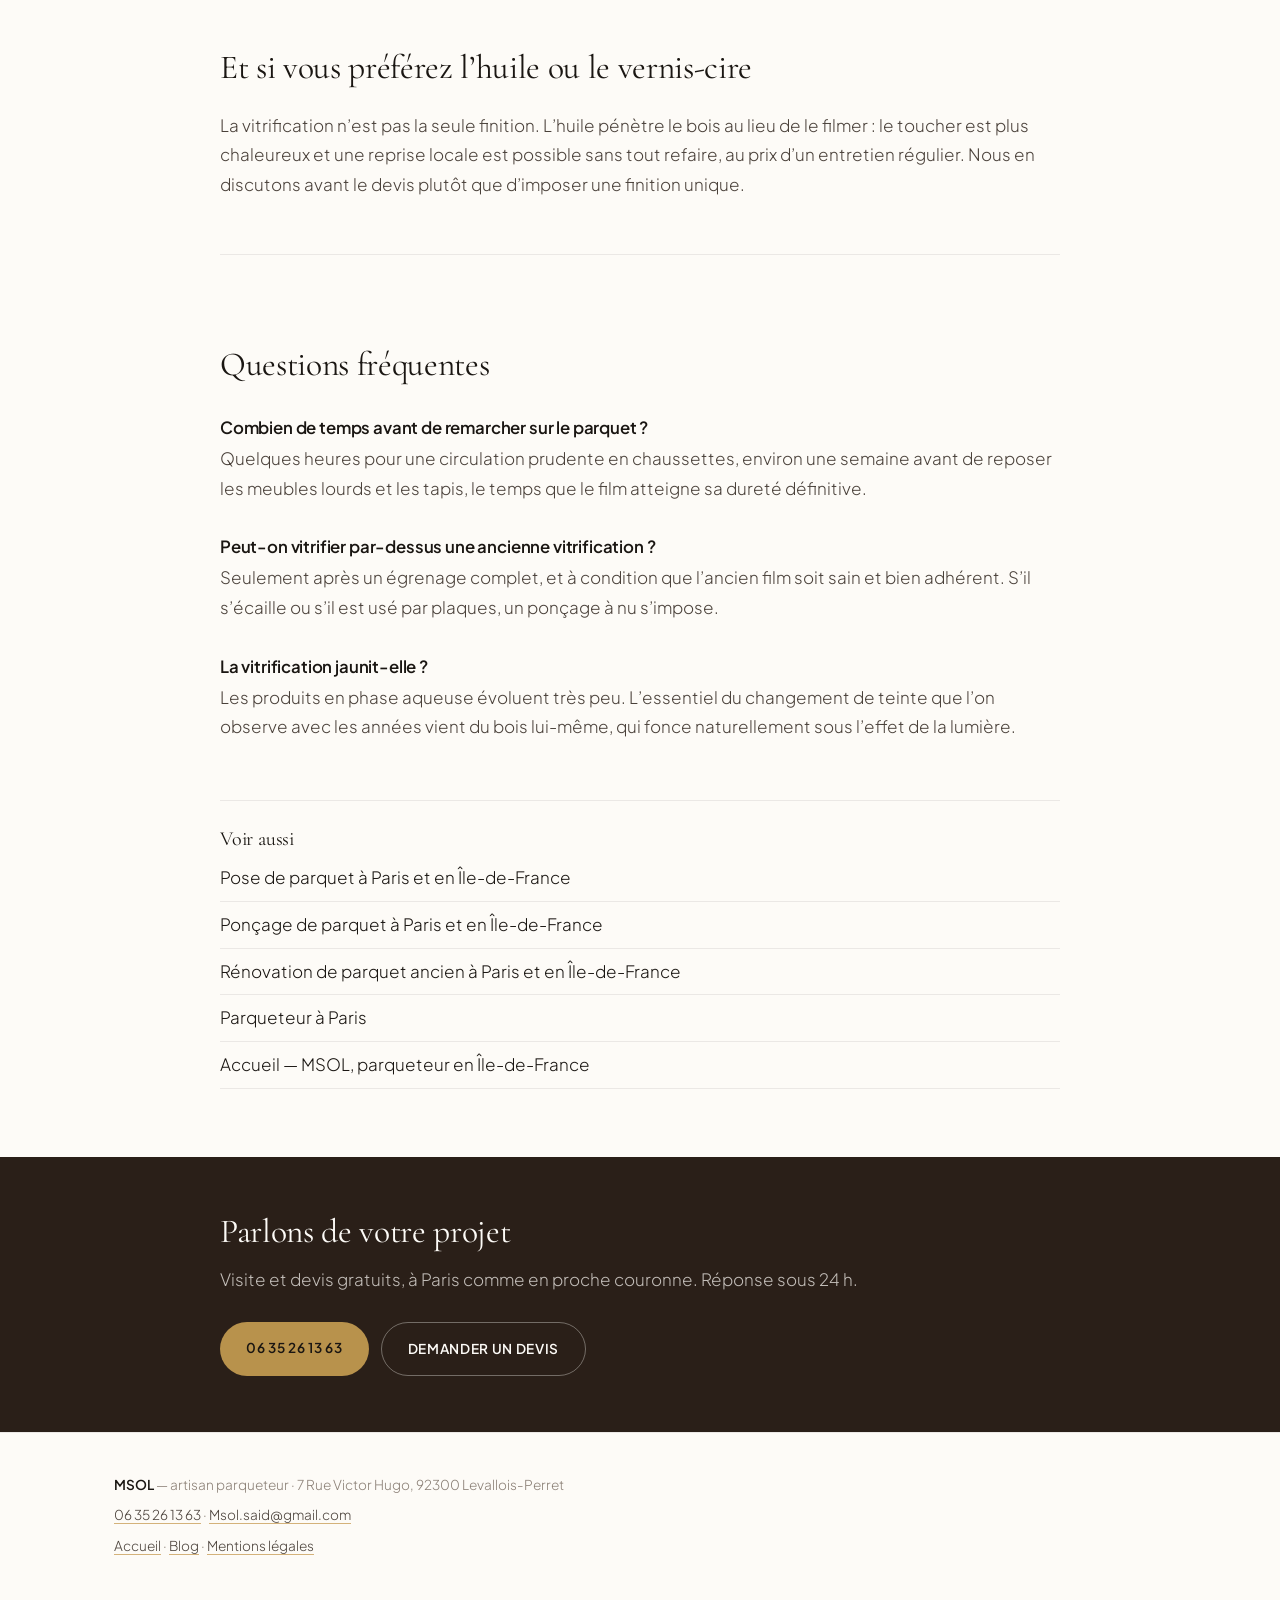
<file: services/vitrification-parquet/index.html>
<!DOCTYPE html>
<html lang="fr">
<head>
<meta charset="UTF-8" />
<meta name="viewport" content="width=device-width, initial-scale=1.0, viewport-fit=cover" />
<title>Vitrification de parquet à Paris — MSOL, parqueteur Île-de-France</title>
<meta name="description" content="Vitrification de parquet mat, satiné ou brillant. Vitrificateur en phase aqueuse, plusieurs couches. Paris et Île-de-France. Devis gratuit." />
<meta name="robots" content="index, follow, max-image-preview:large, max-snippet:-1" />
<link rel="canonical" href="https://msol92.com/services/vitrification-parquet/" />
<meta name="theme-color" content="#0E0B08" />
<link rel="icon" type="image/png" href="/images/logo-msol-sm.png" />
<link rel="apple-touch-icon" href="/images/logo-msol-sm.png" />
<meta property="og:type" content="article" />
<meta property="og:site_name" content="MSOL" />
<meta property="og:locale" content="fr_FR" />
<meta property="og:title" content="Vitrification de parquet à Paris — MSOL, parqueteur Île-de-France" />
<meta property="og:description" content="Vitrification de parquet mat, satiné ou brillant. Vitrificateur en phase aqueuse, plusieurs couches. Paris et Île-de-France. Devis gratuit." />
<meta property="og:url" content="https://msol92.com/services/vitrification-parquet/" />
<meta property="og:image" content="https://msol92.com/images/hero-bg-1920.webp" />
<meta name="twitter:card" content="summary_large_image" />
<meta name="twitter:title" content="Vitrification de parquet à Paris — MSOL, parqueteur Île-de-France" />
<meta name="twitter:description" content="Vitrification de parquet mat, satiné ou brillant. Vitrificateur en phase aqueuse, plusieurs couches. Paris et Île-de-France. Devis gratuit." />
<meta name="twitter:image" content="https://msol92.com/images/hero-bg-1920.webp" />
<link rel="stylesheet" href="/fonts/fonts.css" />
<style>
*,*::before,*::after{box-sizing:border-box;margin:0;padding:0}
:root{--cream:#FDFBF7;--cream-2:#F5EFE5;--ink:#1A1612;--ink-soft:#4A413A;--ink-mute:#8A7F75;
--espresso:#2A1F18;--gold:#B8924C;--gold-soft:#D4B27A;--hairline:rgba(26,22,18,.08)}
html{-webkit-text-size-adjust:100%;scroll-behavior:smooth}
@media (prefers-reduced-motion:reduce){html{scroll-behavior:auto}}
body{font-family:'Plus Jakarta Sans',system-ui,-apple-system,Segoe UI,sans-serif;font-weight:300;
background:var(--cream);color:var(--ink-soft);line-height:1.75;font-size:1.0625rem;
-webkit-font-smoothing:antialiased}
img{max-width:100%;height:auto;display:block}
a{color:inherit}
.wrap{max-width:74ch;margin:0 auto;padding:0 24px}
h1,h2,h3{font-family:'Cormorant Garamond',Georgia,serif;font-weight:400;color:var(--ink);
line-height:1.15;letter-spacing:-.01em}
h1{font-size:clamp(2.1rem,5.5vw,3.4rem);margin-bottom:.5em}
h2{font-size:clamp(1.5rem,3.4vw,2.1rem);margin:2.4em 0 .7em}
h3{font-size:1.2rem;font-family:'Plus Jakarta Sans',sans-serif;font-weight:600;margin:2em 0 .4em}
p{margin-bottom:1.1em}
p a{color:var(--ink);text-decoration:underline;text-decoration-color:var(--gold-soft);
text-underline-offset:3px}
p a:hover{text-decoration-color:var(--gold)}
strong{font-weight:600;color:var(--ink)}
.site-head{border-bottom:1px solid var(--hairline);background:var(--cream);position:sticky;top:0;z-index:10}
.site-head .wrap{max-width:1100px;display:flex;align-items:center;justify-content:space-between;
gap:16px;padding-top:14px;padding-bottom:14px}
.site-head img{width:40px;height:40px}
.head-cta{font-size:.8rem;font-weight:600;letter-spacing:.06em;text-transform:uppercase;
text-decoration:none;color:var(--ink);border:1px solid var(--ink);border-radius:100px;
padding:9px 18px;white-space:nowrap;transition:background .2s,color .2s}
.head-cta:hover{background:var(--ink);color:var(--cream)}
.crumb{font-size:.78rem;letter-spacing:.05em;text-transform:uppercase;color:var(--ink-mute);
padding:26px 0 0}
.crumb a{text-decoration:none;color:var(--ink-mute)}
.crumb a:hover{color:var(--gold)}
.hero{padding:14px 0 8px}
.lead{font-size:1.2rem;color:var(--ink-soft);border-left:2px solid var(--gold-soft);
padding-left:20px;margin:1.4em 0 0}
.hero+h2{margin-top:1.6em}
.brief{background:var(--cream-2);border:1px solid rgba(26,22,18,.07);border-radius:3px;
padding:22px 26px;margin:2.2em 0 .6em}
.brief h2{margin:0 0 .45em;font-size:clamp(1.25rem,2.6vw,1.6rem)}
.brief p{margin:0;font-size:1.02rem}
.brief+h2{margin-top:2.2em}
.faq{margin-top:3.2em;border-top:1px solid var(--hairline);padding-top:.6em}
.faq h3{font-size:1.05rem}
.cta-band{background:var(--espresso);color:var(--cream);margin-top:4em;padding:56px 0}
.cta-band h2{color:var(--cream);margin:0 0 .4em}
.cta-band p{color:rgba(253,251,247,.72)}
.cta-btns{display:flex;flex-wrap:wrap;gap:12px;margin-top:1.6em}
.btn{display:inline-block;text-decoration:none;border-radius:100px;padding:14px 26px;
font-size:.85rem;font-weight:600;letter-spacing:.05em;text-transform:uppercase}
.btn-gold{background:var(--gold);color:#1A1612}
.btn-gold:hover{background:var(--gold-soft)}
.btn-ghost{border:1px solid rgba(253,251,247,.35);color:var(--cream)}
.btn-ghost:hover{border-color:var(--cream)}
.also{margin-top:3.4em;border-top:1px solid var(--hairline);padding-top:1.6em}
.also h2{font-size:1.25rem;margin:0 0 .6em}
.also ul{list-style:none;display:grid;gap:8px}
.also a{text-decoration:none;color:var(--ink);border-bottom:1px solid var(--hairline);
padding-bottom:8px;display:block}
.also a:hover{color:var(--gold)}
.site-foot{border-top:1px solid var(--hairline);margin-top:0;padding:40px 0;
font-size:.85rem;color:var(--ink-mute)}
.site-foot .wrap{max-width:1100px}
.site-foot a{color:var(--ink-soft)}
.site-foot p{margin-bottom:.5em}
</style>
<script type="application/ld+json">
{
  "@context": "https://schema.org",
  "@graph": [
    {
      "@type": "Service",
      "@id": "https://msol92.com/services/vitrification-parquet/#service",
      "name": "Vitrification de parquet",
      "serviceType": "Vitrification de parquet",
      "provider": {
        "@type": "HomeAndConstructionBusiness",
        "@id": "https://msol92.com/#organization",
        "name": "MSOL",
        "legalName": "MSOL",
        "url": "https://msol92.com/",
        "telephone": "+33635261363",
        "email": "Msol.said@gmail.com",
        "address": {
          "@type": "PostalAddress",
          "streetAddress": "7 Rue Victor Hugo",
          "addressLocality": "Levallois-Perret",
          "postalCode": "92300",
          "addressRegion": "Île-de-France",
          "addressCountry": "FR"
        }
      },
      "areaServed": [
        {
          "@type": "City",
          "name": "Paris",
          "sameAs": "https://fr.wikipedia.org/wiki/Paris"
        },
        {
          "@type": "City",
          "name": "Levallois-Perret",
          "sameAs": "https://fr.wikipedia.org/wiki/Levallois-Perret"
        },
        {
          "@type": "City",
          "name": "Neuilly-sur-Seine",
          "sameAs": "https://fr.wikipedia.org/wiki/Neuilly-sur-Seine"
        },
        {
          "@type": "City",
          "name": "Boulogne-Billancourt",
          "sameAs": "https://fr.wikipedia.org/wiki/Boulogne-Billancourt"
        },
        {
          "@type": "AdministrativeArea",
          "name": "Hauts-de-Seine",
          "sameAs": "https://fr.wikipedia.org/wiki/Hauts-de-Seine"
        },
        {
          "@type": "AdministrativeArea",
          "name": "Île-de-France",
          "sameAs": "https://fr.wikipedia.org/wiki/%C3%8Ele-de-France"
        }
      ],
      "url": "https://msol92.com/services/vitrification-parquet/",
      "dateModified": "2026-10-16"
    },
    {
      "@type": "BreadcrumbList",
      "itemListElement": [
        {
          "@type": "ListItem",
          "position": 1,
          "name": "Accueil",
          "item": "https://msol92.com/"
        },
        {
          "@type": "ListItem",
          "position": 2,
          "name": "Vitrification de parquet à Paris et en Île-de-France",
          "item": "https://msol92.com/services/vitrification-parquet/"
        }
      ]
    },
    {
      "@type": "FAQPage",
      "@id": "https://msol92.com/services/vitrification-parquet/#faq",
      "mainEntity": [
        {
          "@type": "Question",
          "name": "Combien de temps avant de remarcher sur le parquet ?",
          "acceptedAnswer": {
            "@type": "Answer",
            "text": "Quelques heures pour une circulation prudente en chaussettes, environ une semaine avant de reposer les meubles lourds et les tapis, le temps que le film atteigne sa dureté définitive."
          }
        },
        {
          "@type": "Question",
          "name": "Peut-on vitrifier par-dessus une ancienne vitrification ?",
          "acceptedAnswer": {
            "@type": "Answer",
            "text": "Seulement après un égrenage complet, et à condition que l’ancien film soit sain et bien adhérent. S’il s’écaille ou s’il est usé par plaques, un ponçage à nu s’impose."
          }
        },
        {
          "@type": "Question",
          "name": "La vitrification jaunit-elle ?",
          "acceptedAnswer": {
            "@type": "Answer",
            "text": "Les produits en phase aqueuse évoluent très peu. L’essentiel du changement de teinte que l’on observe avec les années vient du bois lui-même, qui fonce naturellement sous l’effet de la lumière."
          }
        }
      ]
    }
  ]
}
</script>
<!-- Google Analytics : chargé seulement après consentement (consent.js) -->
<script src="/consent.js" defer></script>
</head>
<body>
<!-- Page générée par build-pages.mjs — éditer content/pages.mjs, pas ce fichier. -->
<header class="site-head">
  <div class="wrap">
    <a href="/" aria-label="MSOL — accueil"><img src="/images/logo-msol-sm.png" alt="MSOL" width="40" height="40" /></a>
    <a class="head-cta" href="/#quote">Devis gratuit</a>
  </div>
</header>

<main>
  <div class="wrap">
    <p class="crumb"><a href="/">Accueil</a> — Vitrification de parquet à Paris et en Île-de-France</p>
    <div class="hero">
      <h1>Vitrification de parquet à Paris et en Île-de-France</h1>
      <p class="lead">La vitrification dépose un film qui protège le bois des passages, de l’eau et des rayures. C’est la finition la plus résistante — et celle qui pardonne le moins une préparation approximative.</p>
    </div>

<section class="brief">
<h2>Qu’est-ce que la vitrification d’un parquet ?</h2>
<p>La vitrification consiste à déposer sur le parquet un film protecteur qui le protège des passages, de l’eau et des rayures. C’est la finition la plus résistante, disponible en <strong>mat</strong>, <strong>satiné</strong> ou <strong>brillant</strong> : le mat respecte l’aspect naturel du bois et masque les micro-rayures, le satiné offre une réflexion douce, le brillant agrandit la pièce mais souligne chaque défaut. Le standard en logement est d’une couche de fond suivie de deux couches de finition ; une troisième se justifie en passage intense. Entre deux couches, un égrenage casse les fibres relevées par l’humidité du produit, sans quoi le film final reste rugueux. MSOL travaille en phase aqueuse : odeur faible, séchage rapide, jaunissement moindre dans le temps. Comptez quelques heures avant de remarcher prudemment, une semaine avant de reposer meubles lourds et tapis.</p>
</section>

<h2>Mat, satiné ou brillant</h2>
<p>Le <strong>mat</strong> respecte l’aspect naturel du bois et masque bien les micro-rayures : c’est le choix dominant aujourd’hui, particulièrement sur les chênes clairs. Le <strong>satiné</strong> apporte une réflexion douce et reste le compromis le plus courant. Le <strong>brillant</strong> agrandit visuellement les pièces mais souligne chaque défaut et chaque poussière.</p>

<h2>Combien de couches, et pourquoi</h2>
<p>Une couche de fond puis deux couches de finition constituent le standard en logement. En passage intense — entrée, couloir, local professionnel — une troisième couche de finition se justifie. Entre deux couches, un égrenage léger casse les fibres relevées par l’humidité du produit : sans lui, le film final est rugueux au toucher.</p>

<h2>Phase aqueuse ou solvant</h2>
<p>Nous travaillons en phase aqueuse : odeur nettement plus faible, séchage rapide, remise en service plus tôt, et un jaunissement bien moindre dans le temps. Les vitrificateurs à solvant conservent un léger avantage de dureté sur certains usages très spécifiques, mais l’écart s’est resserré et l’inconfort du chantier ne le justifie plus en logement occupé.</p>

<h2>Et si vous préférez l’huile ou le vernis-cire</h2>
<p>La vitrification n’est pas la seule finition. L’huile pénètre le bois au lieu de le filmer : le toucher est plus chaleureux et une reprise locale est possible sans tout refaire, au prix d’un entretien régulier. Nous en discutons avant le devis plutôt que d’imposer une finition unique.</p>

<section class="faq">
<h2>Questions fréquentes</h2>
<h3>Combien de temps avant de remarcher sur le parquet ?</h3>
<p>Quelques heures pour une circulation prudente en chaussettes, environ une semaine avant de reposer les meubles lourds et les tapis, le temps que le film atteigne sa dureté définitive.</p>
<h3>Peut-on vitrifier par-dessus une ancienne vitrification ?</h3>
<p>Seulement après un égrenage complet, et à condition que l’ancien film soit sain et bien adhérent. S’il s’écaille ou s’il est usé par plaques, un ponçage à nu s’impose.</p>
<h3>La vitrification jaunit-elle ?</h3>
<p>Les produits en phase aqueuse évoluent très peu. L’essentiel du changement de teinte que l’on observe avec les années vient du bois lui-même, qui fonce naturellement sous l’effet de la lumière.</p>
</section>

    <section class="also">
      <h2>Voir aussi</h2>
      <ul>
<li><a href="/services/pose-de-parquet/">Pose de parquet à Paris et en Île-de-France</a></li>
<li><a href="/services/poncage-parquet/">Ponçage de parquet à Paris et en Île-de-France</a></li>
<li><a href="/services/renovation-parquet/">Rénovation de parquet ancien à Paris et en Île-de-France</a></li>
<li><a href="/parqueteur-paris/">Parqueteur à Paris</a></li>
        <li><a href="/">Accueil — MSOL, parqueteur en Île-de-France</a></li>
      </ul>
    </section>
  </div>

  <section class="cta-band">
    <div class="wrap">
      <h2>Parlons de votre projet</h2>
      <p>Visite et devis gratuits, à Paris comme en proche couronne. Réponse sous 24 h.</p>
      <div class="cta-btns">
        <a class="btn btn-gold" href="tel:+33635261363">06 35 26 13 63</a>
        <a class="btn btn-ghost" href="/#quote">Demander un devis</a>
      </div>
    </div>
  </section>
</main>

<footer class="site-foot">
  <div class="wrap">
    <p><strong>MSOL</strong> — artisan parqueteur · 7 Rue Victor Hugo, 92300 Levallois-Perret</p>
    <p><a href="tel:+33635261363">06 35 26 13 63</a> · <a href="mailto:Msol.said@gmail.com">Msol.said@gmail.com</a></p>
    <p><a href="/">Accueil</a> · <a href="/blog/">Blog</a> · <a href="/#legal">Mentions légales</a></p>
  </div>
</footer>
</body>
</html>
</file>
<file: fonts/fonts.css>
/* Polices auto-hébergées (copie de Google Fonts, licence SIL OFL) : aucune requête vers Google. */
/* latin-ext */
@font-face {
  font-family: 'Cormorant Garamond';
  font-style: italic;
  font-weight: 400;
  font-display: swap;
  src: url(/fonts/CormorantGaramond-latin-ext-0.woff2) format('woff2');
  unicode-range: U+0100-02BA, U+02BD-02C5, U+02C7-02CC, U+02CE-02D7, U+02DD-02FF, U+0304, U+0308, U+0329, U+1D00-1DBF, U+1E00-1E9F, U+1EF2-1EFF, U+2020, U+20A0-20AB, U+20AD-20C4, U+2113, U+2C60-2C7F, U+A720-A7FF;
}
/* latin */
@font-face {
  font-family: 'Cormorant Garamond';
  font-style: italic;
  font-weight: 400;
  font-display: swap;
  src: url(/fonts/CormorantGaramond-latin-1.woff2) format('woff2');
  unicode-range: U+0000-00FF, U+0131, U+0152-0153, U+02BB-02BC, U+02C6, U+02DA, U+02DC, U+0304, U+0308, U+0329, U+2000-206F, U+20AC, U+2122, U+2191, U+2193, U+2212, U+2215, U+FEFF, U+FFFD;
}
/* latin-ext */
@font-face {
  font-family: 'Cormorant Garamond';
  font-style: normal;
  font-weight: 300;
  font-display: swap;
  src: url(/fonts/CormorantGaramond-latin-ext-2.woff2) format('woff2');
  unicode-range: U+0100-02BA, U+02BD-02C5, U+02C7-02CC, U+02CE-02D7, U+02DD-02FF, U+0304, U+0308, U+0329, U+1D00-1DBF, U+1E00-1E9F, U+1EF2-1EFF, U+2020, U+20A0-20AB, U+20AD-20C4, U+2113, U+2C60-2C7F, U+A720-A7FF;
}
/* latin */
@font-face {
  font-family: 'Cormorant Garamond';
  font-style: normal;
  font-weight: 300;
  font-display: swap;
  src: url(/fonts/CormorantGaramond-latin-3.woff2) format('woff2');
  unicode-range: U+0000-00FF, U+0131, U+0152-0153, U+02BB-02BC, U+02C6, U+02DA, U+02DC, U+0304, U+0308, U+0329, U+2000-206F, U+20AC, U+2122, U+2191, U+2193, U+2212, U+2215, U+FEFF, U+FFFD;
}
/* latin-ext */
@font-face {
  font-family: 'Cormorant Garamond';
  font-style: normal;
  font-weight: 400;
  font-display: swap;
  src: url(/fonts/CormorantGaramond-latin-ext-2.woff2) format('woff2');
  unicode-range: U+0100-02BA, U+02BD-02C5, U+02C7-02CC, U+02CE-02D7, U+02DD-02FF, U+0304, U+0308, U+0329, U+1D00-1DBF, U+1E00-1E9F, U+1EF2-1EFF, U+2020, U+20A0-20AB, U+20AD-20C4, U+2113, U+2C60-2C7F, U+A720-A7FF;
}
/* latin */
@font-face {
  font-family: 'Cormorant Garamond';
  font-style: normal;
  font-weight: 400;
  font-display: swap;
  src: url(/fonts/CormorantGaramond-latin-3.woff2) format('woff2');
  unicode-range: U+0000-00FF, U+0131, U+0152-0153, U+02BB-02BC, U+02C6, U+02DA, U+02DC, U+0304, U+0308, U+0329, U+2000-206F, U+20AC, U+2122, U+2191, U+2193, U+2212, U+2215, U+FEFF, U+FFFD;
}
/* latin-ext */
@font-face {
  font-family: 'Cormorant Garamond';
  font-style: normal;
  font-weight: 500;
  font-display: swap;
  src: url(/fonts/CormorantGaramond-latin-ext-2.woff2) format('woff2');
  unicode-range: U+0100-02BA, U+02BD-02C5, U+02C7-02CC, U+02CE-02D7, U+02DD-02FF, U+0304, U+0308, U+0329, U+1D00-1DBF, U+1E00-1E9F, U+1EF2-1EFF, U+2020, U+20A0-20AB, U+20AD-20C4, U+2113, U+2C60-2C7F, U+A720-A7FF;
}
/* latin */
@font-face {
  font-family: 'Cormorant Garamond';
  font-style: normal;
  font-weight: 500;
  font-display: swap;
  src: url(/fonts/CormorantGaramond-latin-3.woff2) format('woff2');
  unicode-range: U+0000-00FF, U+0131, U+0152-0153, U+02BB-02BC, U+02C6, U+02DA, U+02DC, U+0304, U+0308, U+0329, U+2000-206F, U+20AC, U+2122, U+2191, U+2193, U+2212, U+2215, U+FEFF, U+FFFD;
}
/* latin-ext */
@font-face {
  font-family: 'Cormorant Garamond';
  font-style: normal;
  font-weight: 600;
  font-display: swap;
  src: url(/fonts/CormorantGaramond-latin-ext-2.woff2) format('woff2');
  unicode-range: U+0100-02BA, U+02BD-02C5, U+02C7-02CC, U+02CE-02D7, U+02DD-02FF, U+0304, U+0308, U+0329, U+1D00-1DBF, U+1E00-1E9F, U+1EF2-1EFF, U+2020, U+20A0-20AB, U+20AD-20C4, U+2113, U+2C60-2C7F, U+A720-A7FF;
}
/* latin */
@font-face {
  font-family: 'Cormorant Garamond';
  font-style: normal;
  font-weight: 600;
  font-display: swap;
  src: url(/fonts/CormorantGaramond-latin-3.woff2) format('woff2');
  unicode-range: U+0000-00FF, U+0131, U+0152-0153, U+02BB-02BC, U+02C6, U+02DA, U+02DC, U+0304, U+0308, U+0329, U+2000-206F, U+20AC, U+2122, U+2191, U+2193, U+2212, U+2215, U+FEFF, U+FFFD;
}
/* latin-ext */
@font-face {
  font-family: 'Cormorant Garamond';
  font-style: normal;
  font-weight: 700;
  font-display: swap;
  src: url(/fonts/CormorantGaramond-latin-ext-2.woff2) format('woff2');
  unicode-range: U+0100-02BA, U+02BD-02C5, U+02C7-02CC, U+02CE-02D7, U+02DD-02FF, U+0304, U+0308, U+0329, U+1D00-1DBF, U+1E00-1E9F, U+1EF2-1EFF, U+2020, U+20A0-20AB, U+20AD-20C4, U+2113, U+2C60-2C7F, U+A720-A7FF;
}
/* latin */
@font-face {
  font-family: 'Cormorant Garamond';
  font-style: normal;
  font-weight: 700;
  font-display: swap;
  src: url(/fonts/CormorantGaramond-latin-3.woff2) format('woff2');
  unicode-range: U+0000-00FF, U+0131, U+0152-0153, U+02BB-02BC, U+02C6, U+02DA, U+02DC, U+0304, U+0308, U+0329, U+2000-206F, U+20AC, U+2122, U+2191, U+2193, U+2212, U+2215, U+FEFF, U+FFFD;
}
/* latin-ext */
@font-face {
  font-family: 'Plus Jakarta Sans';
  font-style: normal;
  font-weight: 200;
  font-display: swap;
  src: url(/fonts/PlusJakartaSans-latin-ext-4.woff2) format('woff2');
  unicode-range: U+0100-02BA, U+02BD-02C5, U+02C7-02CC, U+02CE-02D7, U+02DD-02FF, U+0304, U+0308, U+0329, U+1D00-1DBF, U+1E00-1E9F, U+1EF2-1EFF, U+2020, U+20A0-20AB, U+20AD-20C4, U+2113, U+2C60-2C7F, U+A720-A7FF;
}
/* latin */
@font-face {
  font-family: 'Plus Jakarta Sans';
  font-style: normal;
  font-weight: 200;
  font-display: swap;
  src: url(/fonts/PlusJakartaSans-latin-5.woff2) format('woff2');
  unicode-range: U+0000-00FF, U+0131, U+0152-0153, U+02BB-02BC, U+02C6, U+02DA, U+02DC, U+0304, U+0308, U+0329, U+2000-206F, U+20AC, U+2122, U+2191, U+2193, U+2212, U+2215, U+FEFF, U+FFFD;
}
/* latin-ext */
@font-face {
  font-family: 'Plus Jakarta Sans';
  font-style: normal;
  font-weight: 300;
  font-display: swap;
  src: url(/fonts/PlusJakartaSans-latin-ext-4.woff2) format('woff2');
  unicode-range: U+0100-02BA, U+02BD-02C5, U+02C7-02CC, U+02CE-02D7, U+02DD-02FF, U+0304, U+0308, U+0329, U+1D00-1DBF, U+1E00-1E9F, U+1EF2-1EFF, U+2020, U+20A0-20AB, U+20AD-20C4, U+2113, U+2C60-2C7F, U+A720-A7FF;
}
/* latin */
@font-face {
  font-family: 'Plus Jakarta Sans';
  font-style: normal;
  font-weight: 300;
  font-display: swap;
  src: url(/fonts/PlusJakartaSans-latin-5.woff2) format('woff2');
  unicode-range: U+0000-00FF, U+0131, U+0152-0153, U+02BB-02BC, U+02C6, U+02DA, U+02DC, U+0304, U+0308, U+0329, U+2000-206F, U+20AC, U+2122, U+2191, U+2193, U+2212, U+2215, U+FEFF, U+FFFD;
}
/* latin-ext */
@font-face {
  font-family: 'Plus Jakarta Sans';
  font-style: normal;
  font-weight: 400;
  font-display: swap;
  src: url(/fonts/PlusJakartaSans-latin-ext-4.woff2) format('woff2');
  unicode-range: U+0100-02BA, U+02BD-02C5, U+02C7-02CC, U+02CE-02D7, U+02DD-02FF, U+0304, U+0308, U+0329, U+1D00-1DBF, U+1E00-1E9F, U+1EF2-1EFF, U+2020, U+20A0-20AB, U+20AD-20C4, U+2113, U+2C60-2C7F, U+A720-A7FF;
}
/* latin */
@font-face {
  font-family: 'Plus Jakarta Sans';
  font-style: normal;
  font-weight: 400;
  font-display: swap;
  src: url(/fonts/PlusJakartaSans-latin-5.woff2) format('woff2');
  unicode-range: U+0000-00FF, U+0131, U+0152-0153, U+02BB-02BC, U+02C6, U+02DA, U+02DC, U+0304, U+0308, U+0329, U+2000-206F, U+20AC, U+2122, U+2191, U+2193, U+2212, U+2215, U+FEFF, U+FFFD;
}
/* latin-ext */
@font-face {
  font-family: 'Plus Jakarta Sans';
  font-style: normal;
  font-weight: 500;
  font-display: swap;
  src: url(/fonts/PlusJakartaSans-latin-ext-4.woff2) format('woff2');
  unicode-range: U+0100-02BA, U+02BD-02C5, U+02C7-02CC, U+02CE-02D7, U+02DD-02FF, U+0304, U+0308, U+0329, U+1D00-1DBF, U+1E00-1E9F, U+1EF2-1EFF, U+2020, U+20A0-20AB, U+20AD-20C4, U+2113, U+2C60-2C7F, U+A720-A7FF;
}
/* latin */
@font-face {
  font-family: 'Plus Jakarta Sans';
  font-style: normal;
  font-weight: 500;
  font-display: swap;
  src: url(/fonts/PlusJakartaSans-latin-5.woff2) format('woff2');
  unicode-range: U+0000-00FF, U+0131, U+0152-0153, U+02BB-02BC, U+02C6, U+02DA, U+02DC, U+0304, U+0308, U+0329, U+2000-206F, U+20AC, U+2122, U+2191, U+2193, U+2212, U+2215, U+FEFF, U+FFFD;
}
/* latin-ext */
@font-face {
  font-family: 'Plus Jakarta Sans';
  font-style: normal;
  font-weight: 600;
  font-display: swap;
  src: url(/fonts/PlusJakartaSans-latin-ext-4.woff2) format('woff2');
  unicode-range: U+0100-02BA, U+02BD-02C5, U+02C7-02CC, U+02CE-02D7, U+02DD-02FF, U+0304, U+0308, U+0329, U+1D00-1DBF, U+1E00-1E9F, U+1EF2-1EFF, U+2020, U+20A0-20AB, U+20AD-20C4, U+2113, U+2C60-2C7F, U+A720-A7FF;
}
/* latin */
@font-face {
  font-family: 'Plus Jakarta Sans';
  font-style: normal;
  font-weight: 600;
  font-display: swap;
  src: url(/fonts/PlusJakartaSans-latin-5.woff2) format('woff2');
  unicode-range: U+0000-00FF, U+0131, U+0152-0153, U+02BB-02BC, U+02C6, U+02DA, U+02DC, U+0304, U+0308, U+0329, U+2000-206F, U+20AC, U+2122, U+2191, U+2193, U+2212, U+2215, U+FEFF, U+FFFD;
}
/* latin-ext */
@font-face {
  font-family: 'Plus Jakarta Sans';
  font-style: normal;
  font-weight: 700;
  font-display: swap;
  src: url(/fonts/PlusJakartaSans-latin-ext-4.woff2) format('woff2');
  unicode-range: U+0100-02BA, U+02BD-02C5, U+02C7-02CC, U+02CE-02D7, U+02DD-02FF, U+0304, U+0308, U+0329, U+1D00-1DBF, U+1E00-1E9F, U+1EF2-1EFF, U+2020, U+20A0-20AB, U+20AD-20C4, U+2113, U+2C60-2C7F, U+A720-A7FF;
}
/* latin */
@font-face {
  font-family: 'Plus Jakarta Sans';
  font-style: normal;
  font-weight: 700;
  font-display: swap;
  src: url(/fonts/PlusJakartaSans-latin-5.woff2) format('woff2');
  unicode-range: U+0000-00FF, U+0131, U+0152-0153, U+02BB-02BC, U+02C6, U+02DA, U+02DC, U+0304, U+0308, U+0329, U+2000-206F, U+20AC, U+2122, U+2191, U+2193, U+2212, U+2215, U+FEFF, U+FFFD;
}
</file>
